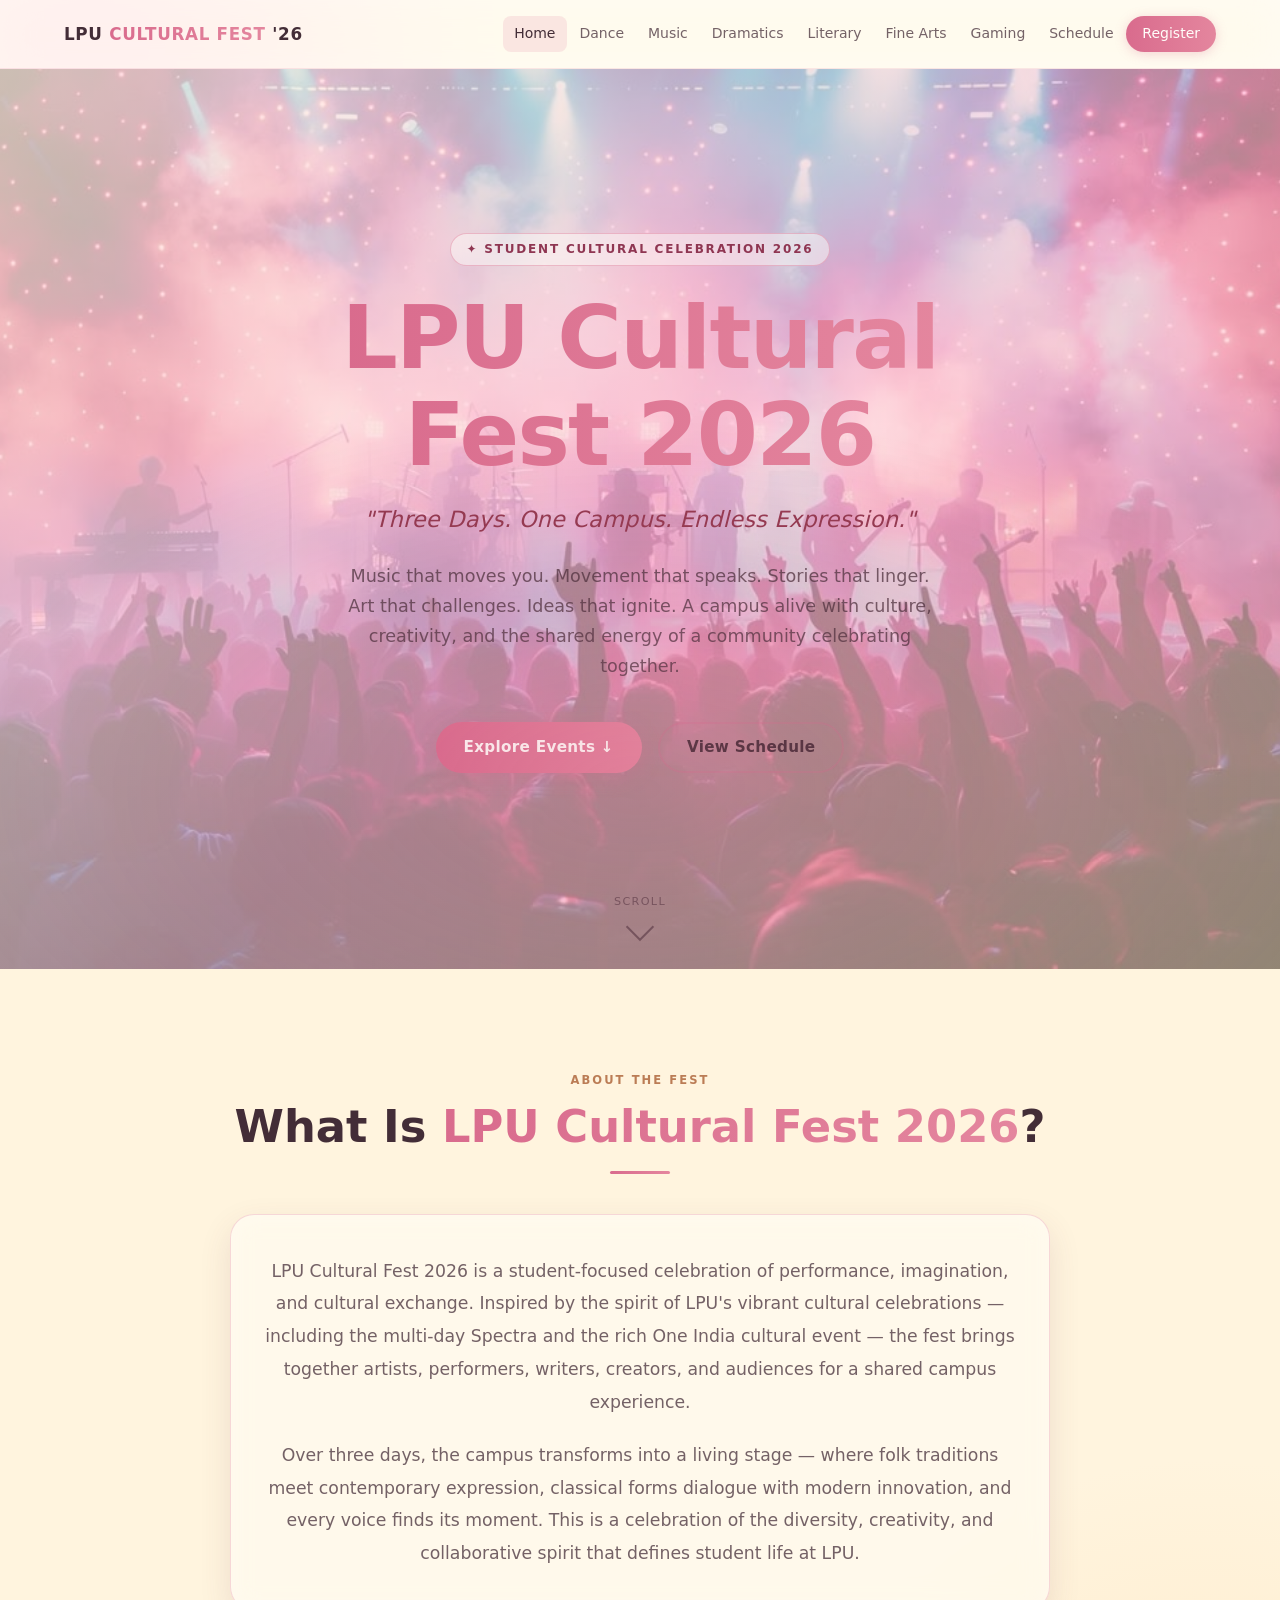
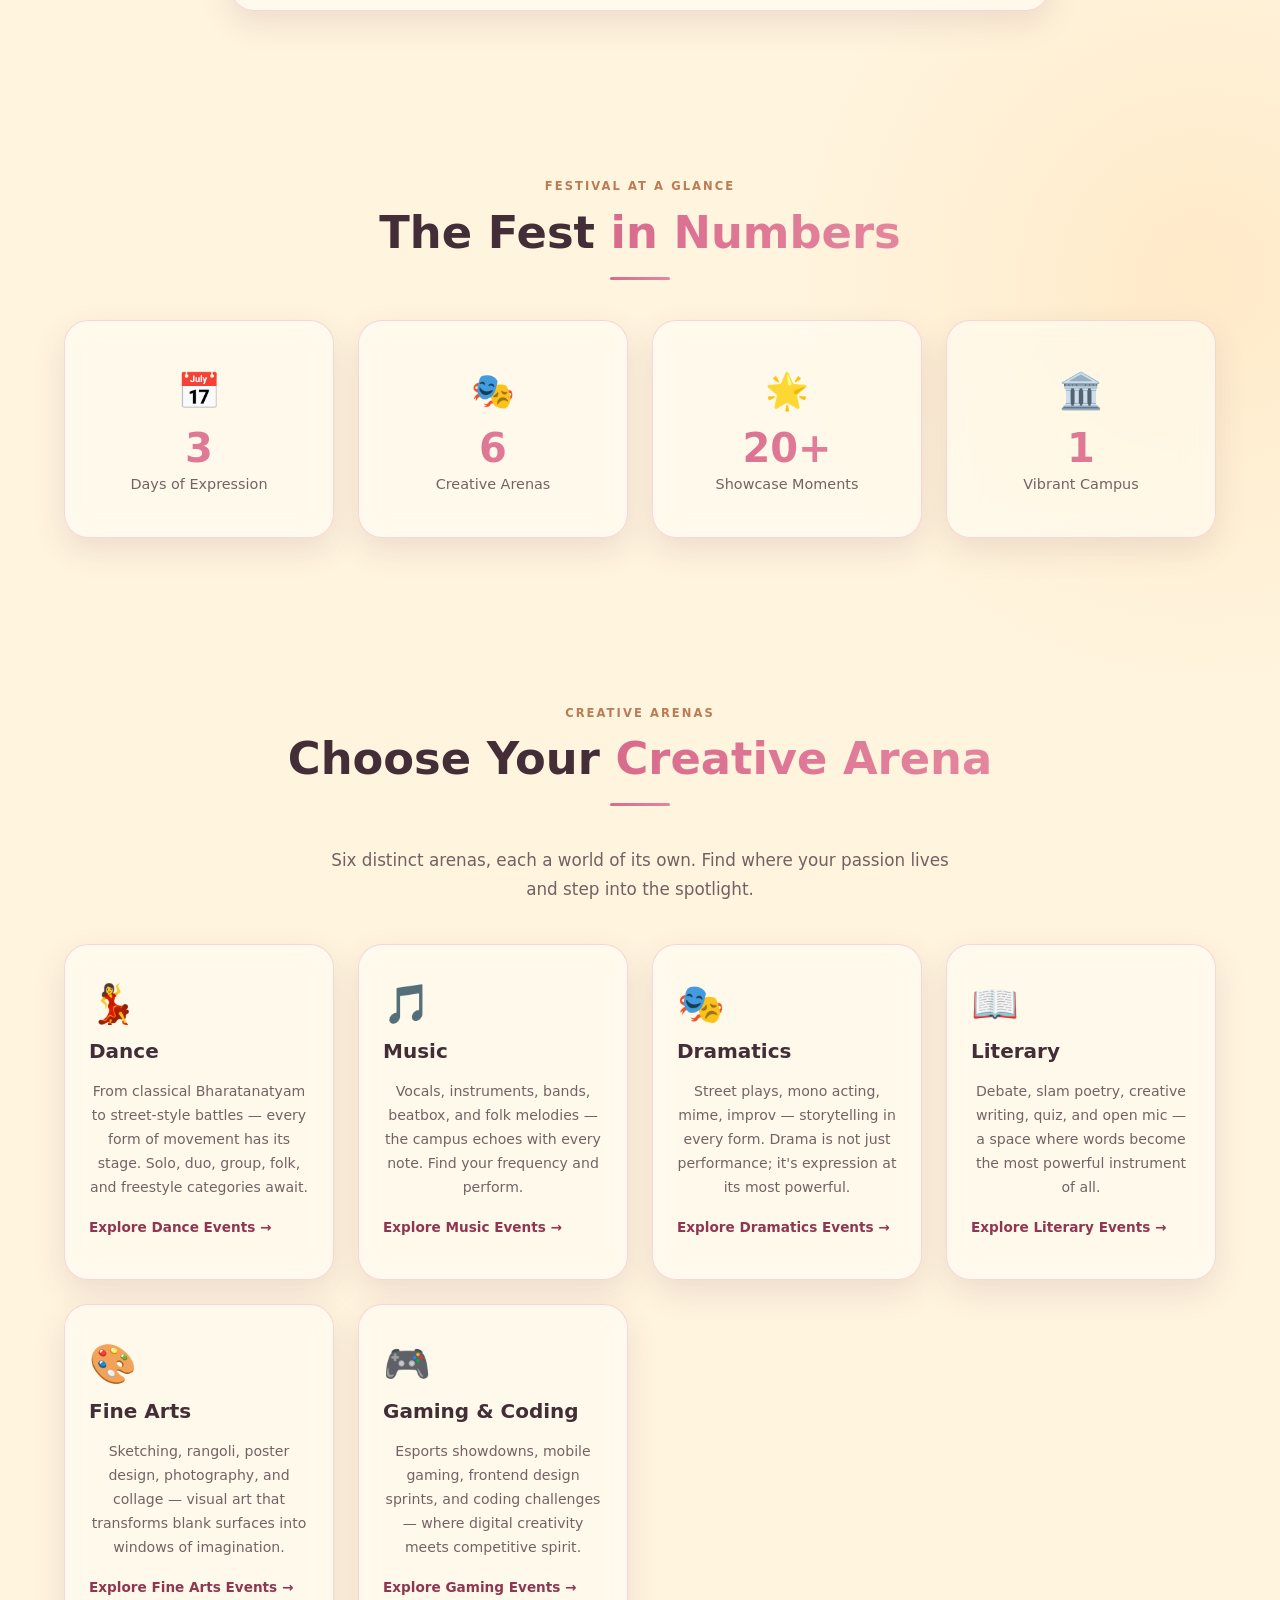
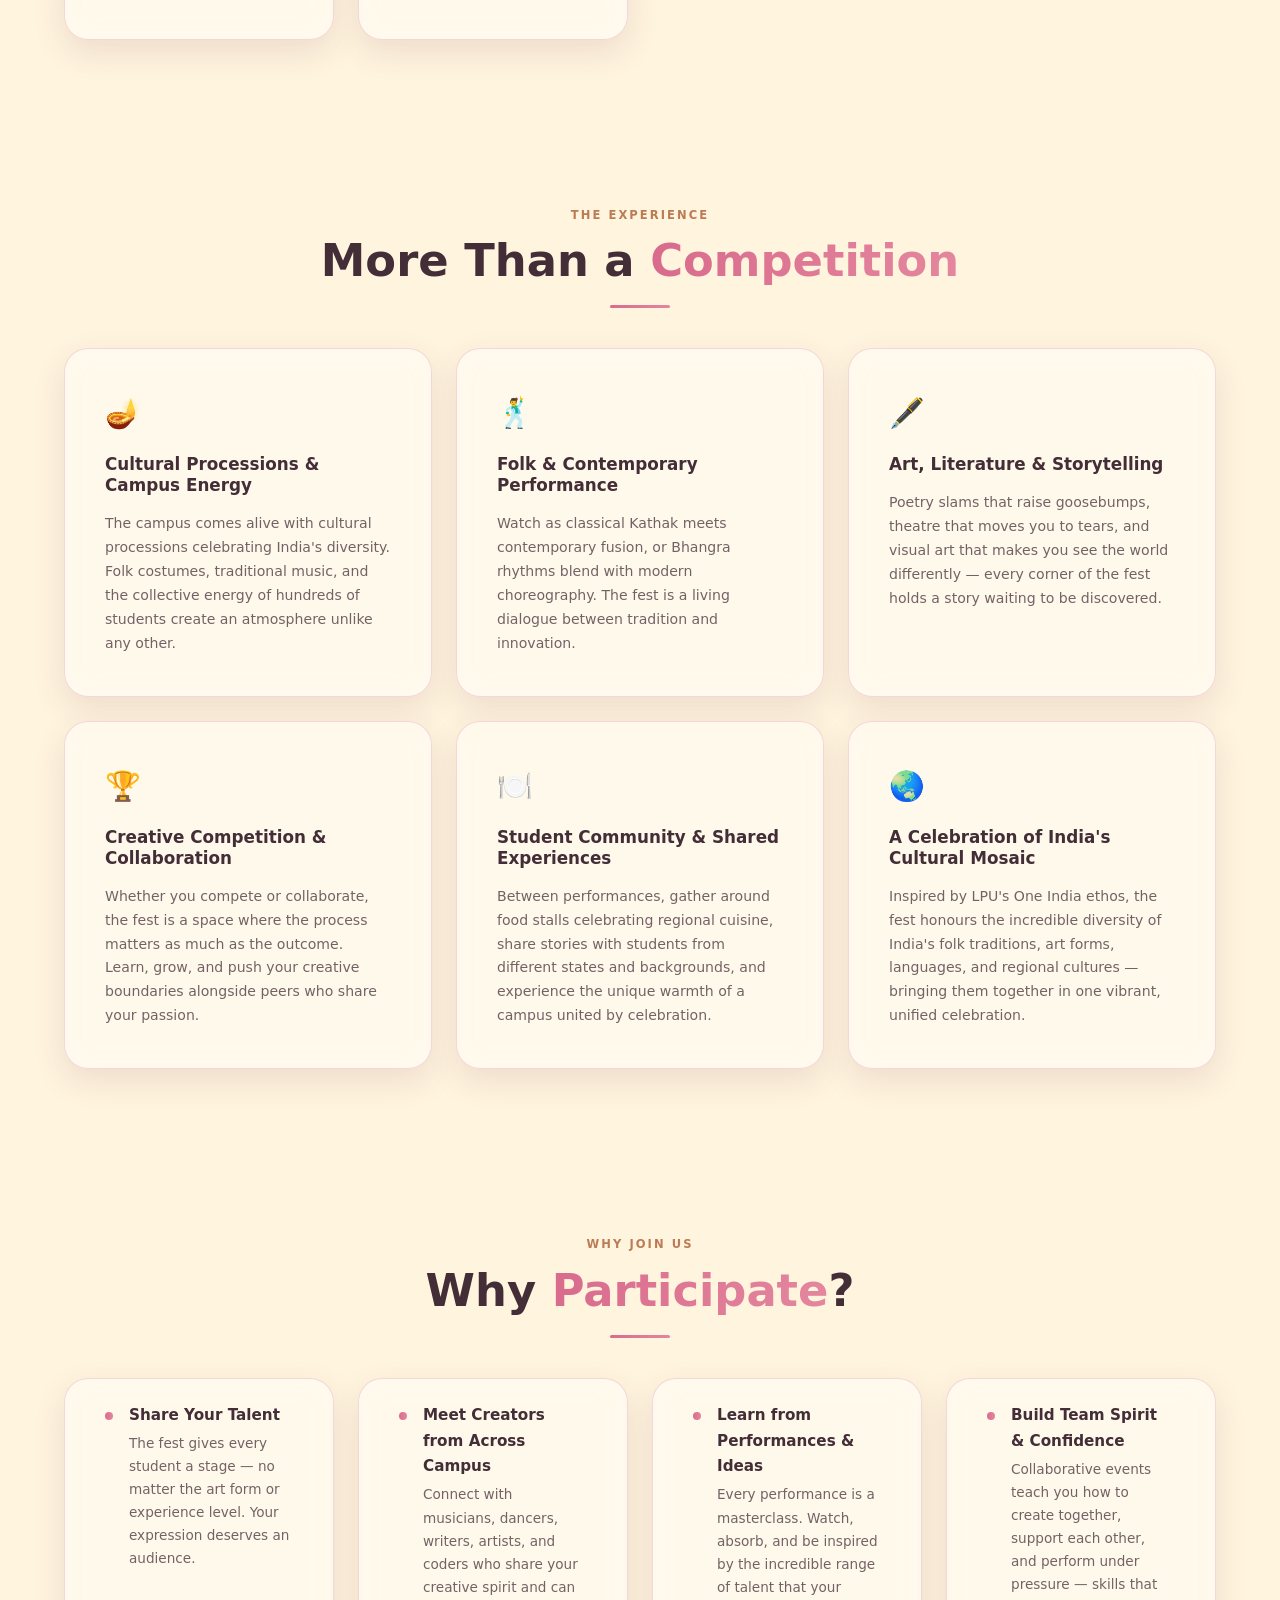
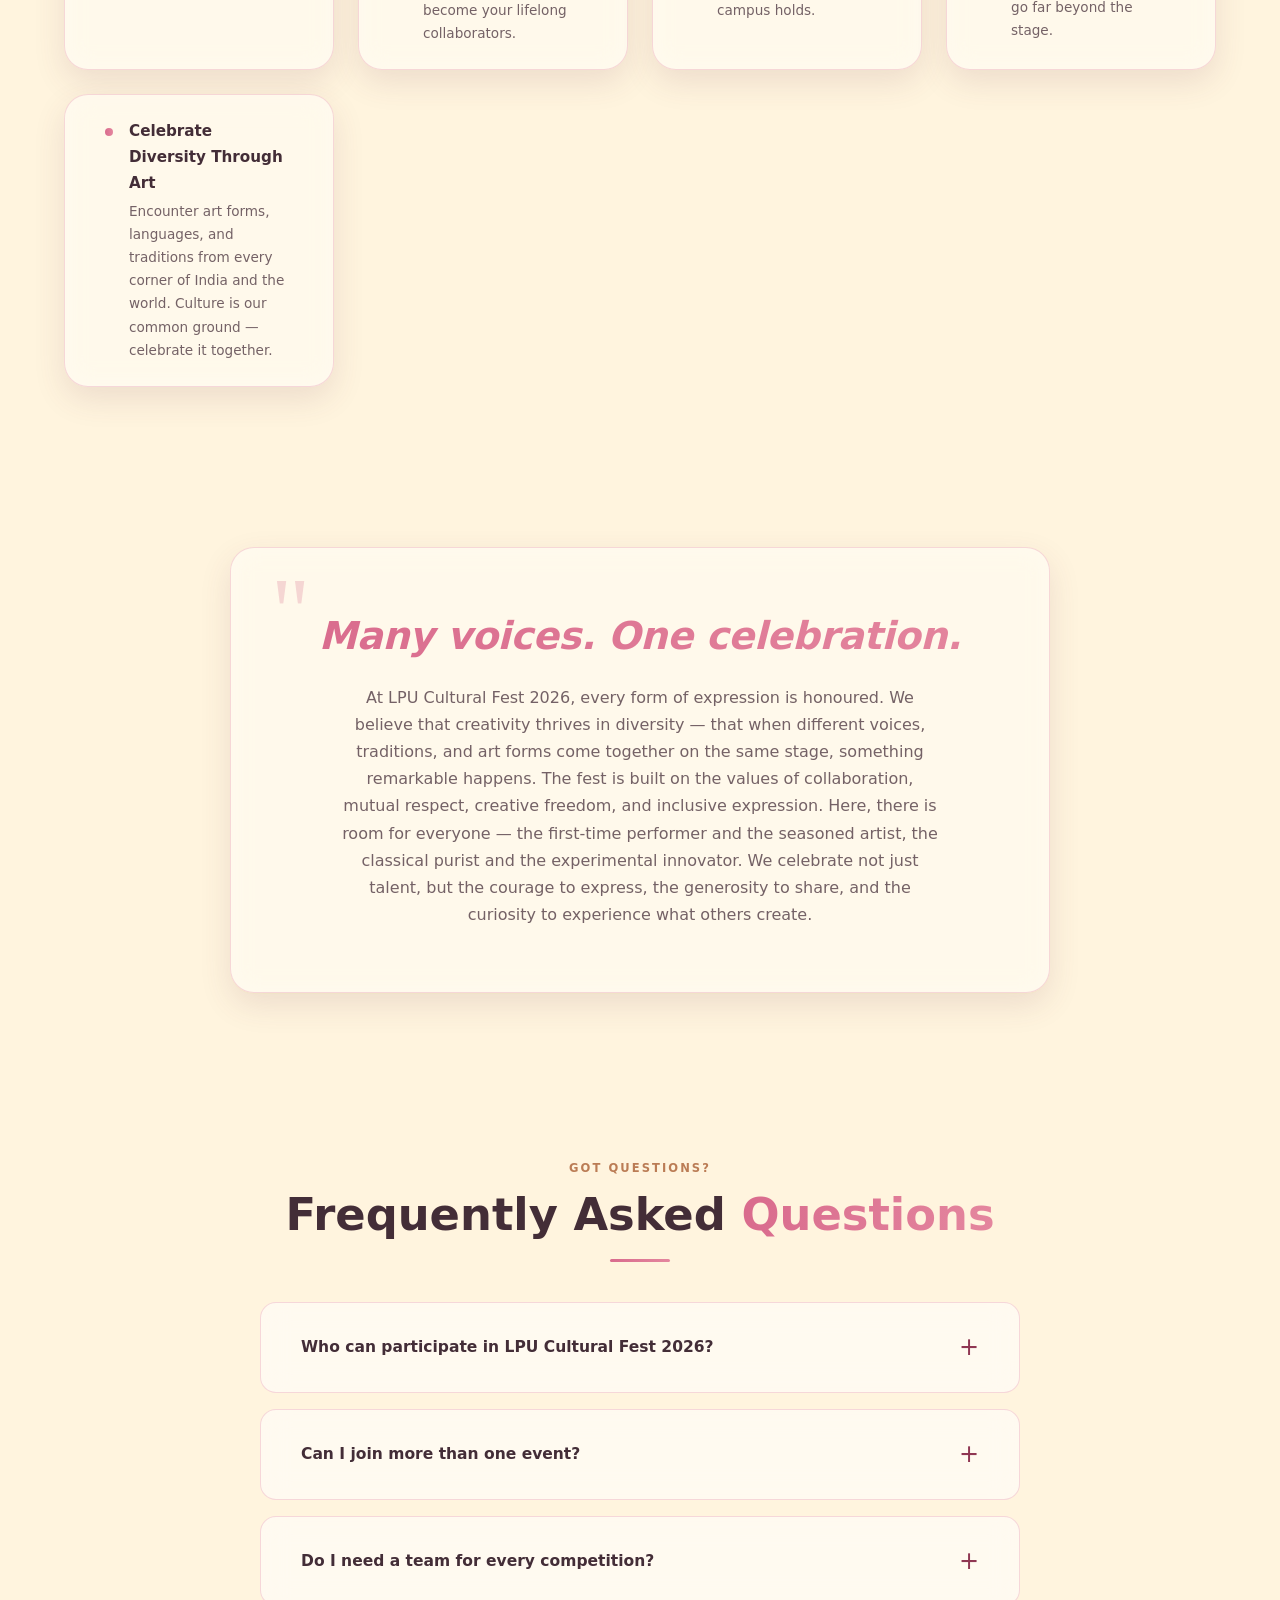
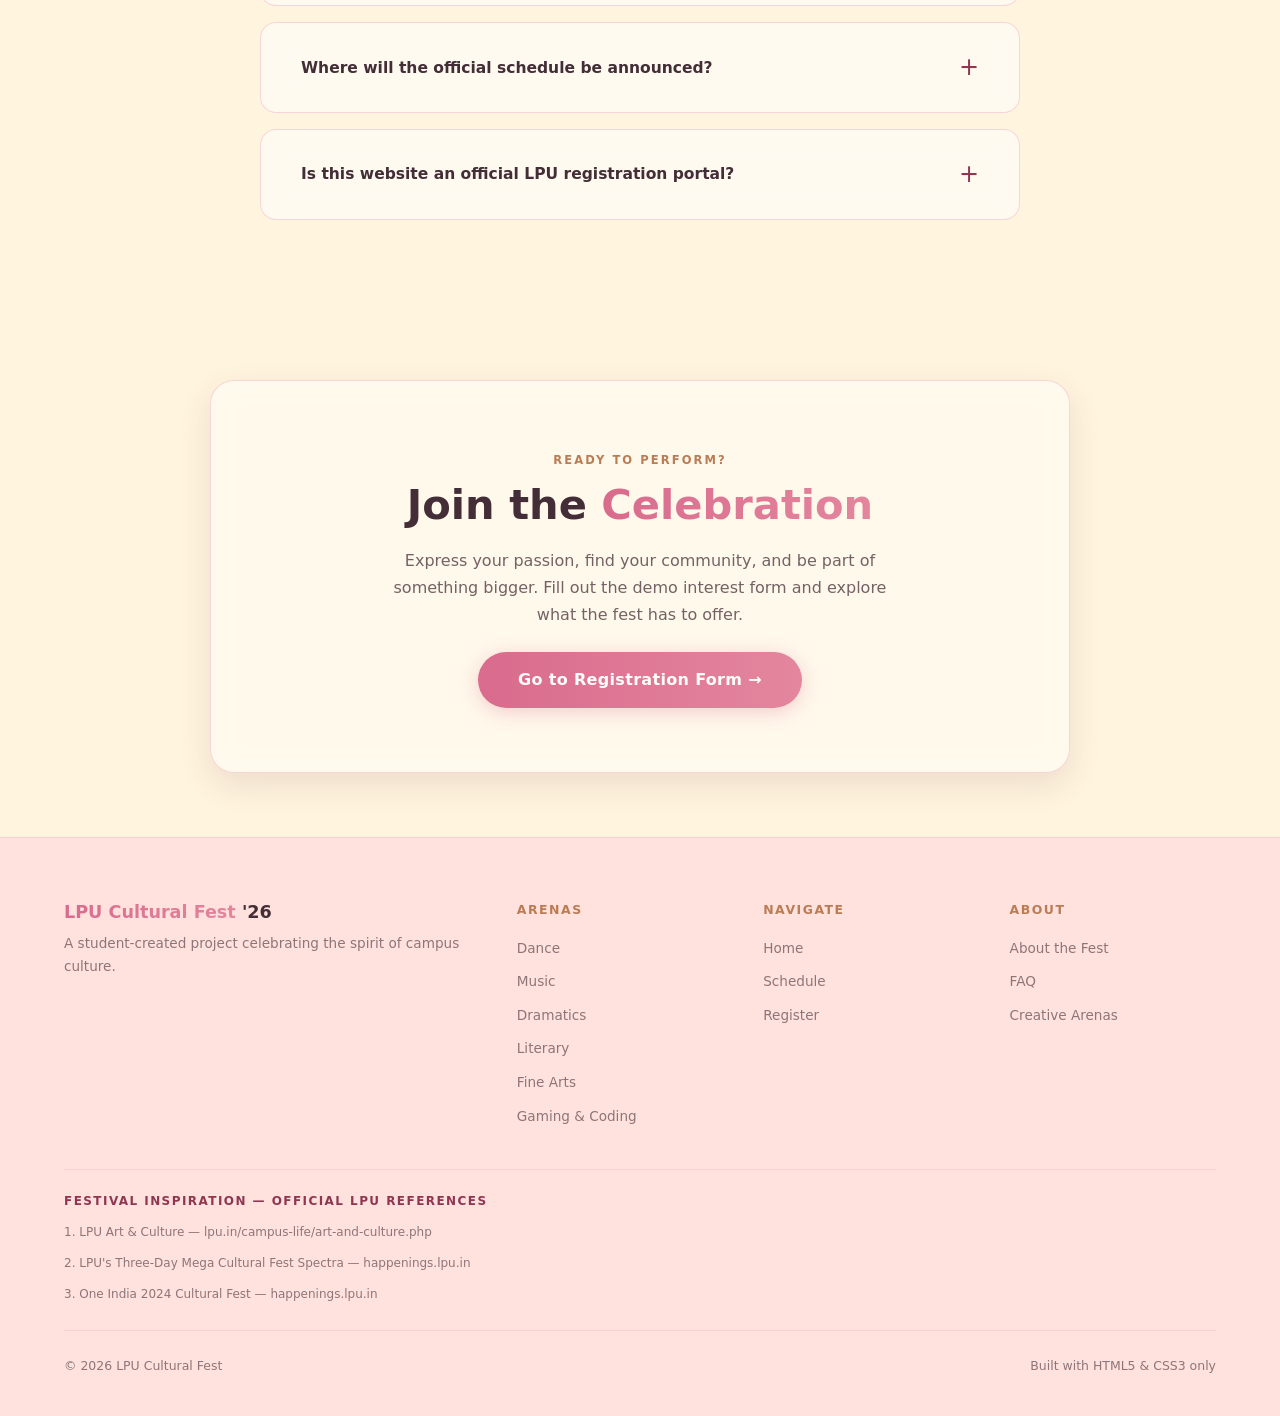
<file: Cultural_Fest/index.html>
<!DOCTYPE html>
<html lang="en">
<head>
  <meta charset="UTF-8" />
  <meta name="viewport" content="width=device-width, initial-scale=1.0" />
  <meta name="description" content="LPU Cultural Fest 2026 — Three Days. One Campus. Endless Expression. A student-focused celebration of performance, art, and cultural exchange." />
  <title>LPU Cultural Fest 2026 — Home</title>
  <link rel="stylesheet" href="css/style.css" />
</head>
<body>

  <!-- Decorative background blobs -->
  <div class="bg-blob bg-blob-1" aria-hidden="true"></div>
  <div class="bg-blob bg-blob-2" aria-hidden="true"></div>
  <div class="bg-blob bg-blob-3" aria-hidden="true"></div>

  <!-- CSS-only mobile nav toggle -->
  <input type="checkbox" id="nav-toggle" aria-hidden="true" />

  <!-- HEADER / NAV-->
  <header class="site-header" role="banner">
    <div class="container nav-inner">
      <a href="index.html" class="nav-logo" aria-label="LPU Cultural Fest 2026 — Home">
        LPU <span>CULTURAL FEST</span> '26
      </a>

      <label for="nav-toggle" class="nav-toggle-label" aria-label="Toggle navigation menu">
        <span></span>
        <span></span>
        <span></span>
      </label>

      <nav class="nav-links" aria-label="Primary navigation">
        <a href="index.html" class="active">Home</a>
        <a href="dance.html">Dance</a>
        <a href="music.html">Music</a>
        <a href="dramatics.html">Dramatics</a>
        <a href="literary.html">Literary</a>
        <a href="finearts.html">Fine Arts</a>
        <a href="gaming.html">Gaming</a>
        <a href="schedule.html">Schedule</a>
        <a href="register.html" class="nav-cta">Register</a>
      </nav>
    </div>
  </header>

  <main id="main-content">

    <!--
         SECTION 1 — HERO -->
    <section class="hero" aria-labelledby="hero-heading">
      <div class="hero-badge anim-fade-up">✦ Student Cultural Celebration 2026</div>

      <h1 id="hero-heading" class="hero-title text-gradient anim-fade-up anim-fade-up-d1">
        LPU Cultural<br />Fest 2026
      </h1>

      <p class="hero-tagline anim-fade-up anim-fade-up-d2">
        "Three Days. One Campus. Endless Expression."
      </p>

      <p class="hero-desc anim-fade-up anim-fade-up-d3">
        Music that moves you. Movement that speaks. Stories that linger.
        Art that challenges. Ideas that ignite. A campus alive with culture,
        creativity, and the shared energy of a community celebrating together.
      </p>

      <div class="hero-buttons anim-fade-up anim-fade-up-d4">
        <a href="#arenas" class="btn btn-primary">Explore Events ↓</a>
        <a href="schedule.html" class="btn btn-outline">View Schedule</a>
      </div>

      <div class="hero-scroll" aria-hidden="true">
        <span>Scroll</span>
        <div class="hero-scroll-arrow"></div>
      </div>
    </section>

    <!-- ═══════════════════════════════════════
         SECTION 2 — ABOUT THE FEST
    ═══════════════════════════════════════ -->
    <section class="section-pad" aria-labelledby="about-heading">
      <div class="container text-center">
        <span class="section-label">About the Fest</span>
        <h2 id="about-heading" class="section-title">
          What Is <span class="text-gradient">LPU Cultural Fest 2026</span>?
        </h2>
        <div class="section-divider"></div>

        <div class="glass-card" style="max-width:820px; margin-inline:auto; padding: 2.5rem 2rem;">
          <p style="font-size:1.08rem; color:var(--clr-white-70); line-height:1.9;">
            LPU Cultural Fest 2026 is a student-focused celebration of performance, imagination,
            and cultural exchange. Inspired by the spirit of LPU's vibrant cultural celebrations —
            including the multi-day Spectra and the rich One India cultural event — the fest brings
            together artists, performers, writers, creators, and audiences for a shared campus experience.
          </p>
          <p style="font-size:1.08rem; color:var(--clr-white-70); line-height:1.9; margin-top:1.25rem;">
            Over three days, the campus transforms into a living stage — where folk traditions meet
            contemporary expression, classical forms dialogue with modern innovation, and every voice
            finds its moment. This is a celebration of the diversity, creativity, and collaborative
            spirit that defines student life at LPU.
          </p>
        </div>
      </div>
    </section>

    <!-- ═══════════════════════════════════════
         SECTION 3 — FESTIVAL AT A GLANCE
    ═══════════════════════════════════════ -->
    <section class="section-pad--sm" aria-labelledby="glance-heading">
      <div class="container text-center">
        <span class="section-label">Festival at a Glance</span>
        <h2 id="glance-heading" class="section-title">
          The Fest <span class="text-gradient">in Numbers</span>
        </h2>
        <div class="section-divider"></div>

        <div class="glance-grid">
          <article class="glass-card glance-card">
            <span class="glance-icon" aria-hidden="true">📅</span>
            <div class="glance-value">3</div>
            <div class="glance-label">Days of Expression</div>
          </article>

          <article class="glass-card glance-card">
            <span class="glance-icon" aria-hidden="true">🎭</span>
            <div class="glance-value">6</div>
            <div class="glance-label">Creative Arenas</div>
          </article>

          <article class="glass-card glance-card">
            <span class="glance-icon" aria-hidden="true">🌟</span>
            <div class="glance-value">20+</div>
            <div class="glance-label">Showcase Moments</div>
          </article>

          <article class="glass-card glance-card">
            <span class="glance-icon" aria-hidden="true">🏛️</span>
            <div class="glance-value">1</div>
            <div class="glance-label">Vibrant Campus</div>
          </article>
        </div>
      </div>
    </section>

    <!-- ═══════════════════════════════════════
         SECTION 4 — CREATIVE ARENAS
    ═══════════════════════════════════════ -->
    <section class="section-pad" id="arenas" aria-labelledby="arenas-heading">
      <div class="container text-center">
        <span class="section-label">Creative Arenas</span>
        <h2 id="arenas-heading" class="section-title">
          Choose Your <span class="text-gradient">Creative Arena</span>
        </h2>
        <div class="section-divider"></div>
        <p class="section-subtitle">
          Six distinct arenas, each a world of its own. Find where your passion lives
          and step into the spotlight.
        </p>

        <div class="arenas-grid" style="margin-top:var(--gap-lg);">

          <article class="glass-card arena-card">
            <div class="arena-icon" aria-hidden="true">💃</div>
            <h3 class="arena-name">Dance</h3>
            <p class="arena-desc">
              From classical Bharatanatyam to street-style battles — every form of movement
              has its stage. Solo, duo, group, folk, and freestyle categories await.
            </p>
            <a href="dance.html" class="arena-link">
              Explore Dance Events →
            </a>
          </article>

          <article class="glass-card arena-card">
            <div class="arena-icon" aria-hidden="true">🎵</div>
            <h3 class="arena-name">Music</h3>
            <p class="arena-desc">
              Vocals, instruments, bands, beatbox, and folk melodies — the campus echoes
              with every note. Find your frequency and perform.
            </p>
            <a href="music.html" class="arena-link">
              Explore Music Events →
            </a>
          </article>

          <article class="glass-card arena-card">
            <div class="arena-icon" aria-hidden="true">🎭</div>
            <h3 class="arena-name">Dramatics</h3>
            <p class="arena-desc">
              Street plays, mono acting, mime, improv — storytelling in every form.
              Drama is not just performance; it's expression at its most powerful.
            </p>
            <a href="dramatics.html" class="arena-link">
              Explore Dramatics Events →
            </a>
          </article>

          <article class="glass-card arena-card">
            <div class="arena-icon" aria-hidden="true">📖</div>
            <h3 class="arena-name">Literary</h3>
            <p class="arena-desc">
              Debate, slam poetry, creative writing, quiz, and open mic — a space
              where words become the most powerful instrument of all.
            </p>
            <a href="literary.html" class="arena-link">
              Explore Literary Events →
            </a>
          </article>

          <article class="glass-card arena-card">
            <div class="arena-icon" aria-hidden="true">🎨</div>
            <h3 class="arena-name">Fine Arts</h3>
            <p class="arena-desc">
              Sketching, rangoli, poster design, photography, and collage — visual art
              that transforms blank surfaces into windows of imagination.
            </p>
            <a href="finearts.html" class="arena-link">
              Explore Fine Arts Events →
            </a>
          </article>

          <article class="glass-card arena-card">
            <div class="arena-icon" aria-hidden="true">🎮</div>
            <h3 class="arena-name">Gaming &amp; Coding</h3>
            <p class="arena-desc">
              Esports showdowns, mobile gaming, frontend design sprints, and coding
              challenges — where digital creativity meets competitive spirit.
            </p>
            <a href="gaming.html" class="arena-link">
              Explore Gaming Events →
            </a>
          </article>

        </div>
      </div>
    </section>

    <!-- ═══════════════════════════════════════
         SECTION 5 — FESTIVAL EXPERIENCE
    ═══════════════════════════════════════ -->
    <section class="section-pad--sm" aria-labelledby="experience-heading">
      <div class="container text-center">
        <span class="section-label">The Experience</span>
        <h2 id="experience-heading" class="section-title">
          More Than a <span class="text-gradient">Competition</span>
        </h2>
        <div class="section-divider"></div>

        <div class="experience-grid" style="margin-top:var(--gap-lg); text-align:left;">

          <article class="glass-card exp-item">
            <div class="exp-icon" aria-hidden="true">🪔</div>
            <h3 class="exp-title">Cultural Processions &amp; Campus Energy</h3>
            <p class="exp-text">
              The campus comes alive with cultural processions celebrating India's diversity.
              Folk costumes, traditional music, and the collective energy of hundreds of
              students create an atmosphere unlike any other.
            </p>
          </article>

          <article class="glass-card exp-item">
            <div class="exp-icon" aria-hidden="true">🕺</div>
            <h3 class="exp-title">Folk &amp; Contemporary Performance</h3>
            <p class="exp-text">
              Watch as classical Kathak meets contemporary fusion, or Bhangra rhythms
              blend with modern choreography. The fest is a living dialogue between
              tradition and innovation.
            </p>
          </article>

          <article class="glass-card exp-item">
            <div class="exp-icon" aria-hidden="true">🖋️</div>
            <h3 class="exp-title">Art, Literature &amp; Storytelling</h3>
            <p class="exp-text">
              Poetry slams that raise goosebumps, theatre that moves you to tears,
              and visual art that makes you see the world differently — every corner
              of the fest holds a story waiting to be discovered.
            </p>
          </article>

          <article class="glass-card exp-item">
            <div class="exp-icon" aria-hidden="true">🏆</div>
            <h3 class="exp-title">Creative Competition &amp; Collaboration</h3>
            <p class="exp-text">
              Whether you compete or collaborate, the fest is a space where the process
              matters as much as the outcome. Learn, grow, and push your creative
              boundaries alongside peers who share your passion.
            </p>
          </article>

          <article class="glass-card exp-item">
            <div class="exp-icon" aria-hidden="true">🍽️</div>
            <h3 class="exp-title">Student Community &amp; Shared Experiences</h3>
            <p class="exp-text">
              Between performances, gather around food stalls celebrating regional cuisine,
              share stories with students from different states and backgrounds, and
              experience the unique warmth of a campus united by celebration.
            </p>
          </article>

          <article class="glass-card exp-item">
            <div class="exp-icon" aria-hidden="true">🌏</div>
            <h3 class="exp-title">A Celebration of India's Cultural Mosaic</h3>
            <p class="exp-text">
              Inspired by LPU's One India ethos, the fest honours the incredible diversity
              of India's folk traditions, art forms, languages, and regional cultures —
              bringing them together in one vibrant, unified celebration.
            </p>
          </article>

        </div>
      </div>
    </section>

    <!-- ═══════════════════════════════════════
         SECTION 6 — WHY PARTICIPATE?
    ═══════════════════════════════════════ -->
    <section class="section-pad" aria-labelledby="why-heading">
      <div class="container text-center">
        <span class="section-label">Why Join Us</span>
        <h2 id="why-heading" class="section-title">
          Why <span class="text-gradient">Participate</span>?
        </h2>
        <div class="section-divider"></div>

        <div class="why-list" style="margin-top:var(--gap-lg); text-align:left;">

          <article class="glass-card why-item">
            <div class="why-bullet" aria-hidden="true"></div>
            <div class="why-item-text">
              <strong>Share Your Talent</strong>
              <p>The fest gives every student a stage — no matter the art form or experience level.
                Your expression deserves an audience.</p>
            </div>
          </article>

          <article class="glass-card why-item">
            <div class="why-bullet" aria-hidden="true"></div>
            <div class="why-item-text">
              <strong>Meet Creators from Across Campus</strong>
              <p>Connect with musicians, dancers, writers, artists, and coders who share your
                creative spirit and can become your lifelong collaborators.</p>
            </div>
          </article>

          <article class="glass-card why-item">
            <div class="why-bullet" aria-hidden="true"></div>
            <div class="why-item-text">
              <strong>Learn from Performances &amp; Ideas</strong>
              <p>Every performance is a masterclass. Watch, absorb, and be inspired by the
                incredible range of talent that your campus holds.</p>
            </div>
          </article>

          <article class="glass-card why-item">
            <div class="why-bullet" aria-hidden="true"></div>
            <div class="why-item-text">
              <strong>Build Team Spirit &amp; Confidence</strong>
              <p>Collaborative events teach you how to create together, support each other,
                and perform under pressure — skills that go far beyond the stage.</p>
            </div>
          </article>

          <article class="glass-card why-item">
            <div class="why-bullet" aria-hidden="true"></div>
            <div class="why-item-text">
              <strong>Celebrate Diversity Through Art</strong>
              <p>Encounter art forms, languages, and traditions from every corner of India
                and the world. Culture is our common ground — celebrate it together.</p>
            </div>
          </article>

        </div>
      </div>
    </section>

    <!-- ═══════════════════════════════════════
         SECTION 7 — FESTIVAL ETHOS / QUOTE
    ═══════════════════════════════════════ -->
    <section class="section-pad--sm" aria-labelledby="ethos-heading">
      <div class="container">
        <div class="glass-card quote-block">
          <div class="quote-mark" aria-hidden="true">"</div>
          <h2 id="ethos-heading" class="quote-text text-gradient">
            Many voices. One celebration.
          </h2>
          <p class="quote-body">
            At LPU Cultural Fest 2026, every form of expression is honoured. We believe that
            creativity thrives in diversity — that when different voices, traditions, and art
            forms come together on the same stage, something remarkable happens. The fest is
            built on the values of collaboration, mutual respect, creative freedom, and
            inclusive expression. Here, there is room for everyone — the first-time performer
            and the seasoned artist, the classical purist and the experimental innovator. We
            celebrate not just talent, but the courage to express, the generosity to share,
            and the curiosity to experience what others create.
          </p>
        </div>
      </div>
    </section>

    <!-- ═══════════════════════════════════════
         SECTION 8 — FAQ
    ═══════════════════════════════════════ -->
    <section class="section-pad" aria-labelledby="faq-heading">
      <div class="container text-center">
        <span class="section-label">Got Questions?</span>
        <h2 id="faq-heading" class="section-title">
          Frequently Asked <span class="text-gradient">Questions</span>
        </h2>
        <div class="section-divider"></div>

        <div class="faq-list" style="margin-top:var(--gap-lg);">

          <details class="faq-item">
            <summary>Who can participate in LPU Cultural Fest 2026?</summary>
            <div class="faq-answer">
              <p>
                The fest is open to all currently enrolled students of Lovely Professional University.
                Both undergraduate and postgraduate students across all programmes and schools are
                welcome to participate. Some events may have specific eligibility criteria —
                always check the individual event details and confirm with the official organisers.
              </p>
            </div>
          </details>

          <details class="faq-item">
            <summary>Can I join more than one event?</summary>
            <div class="faq-answer">
              <p>
                In principle, yes — students often participate across multiple arenas. However,
                scheduling conflicts between events are the participant's responsibility to manage.
                The official schedule will clarify which events run simultaneously. Always check
                with organisers regarding any limits on cross-category participation.
              </p>
            </div>
          </details>

          <details class="faq-item">
            <summary>Do I need a team for every competition?</summary>
            <div class="faq-answer">
              <p>
                Not at all. The fest offers both solo and team-based events across all arenas.
                Events like Solo Vocals, Mono Acting, Solo Spotlight (Dance), and Live Sketching
                are designed for individual participants. Team events such as Group Choreography
                or Battle of Bands require coordinated groups. Each event page lists the suggested
                format clearly.
              </p>
            </div>
          </details>

          <details class="faq-item">
            <summary>Where will the official schedule be announced?</summary>
            <div class="faq-answer">
              <p>
                The official and final schedule will be announced through LPU's official channels —
                including the LPU student portal, official social media handles, and notice boards
                on campus. The schedule on this website is a <strong>sample layout created for an
                academic student project</strong> and does not represent official timings.
              </p>
            </div>
          </details>

          <details class="faq-item">
            <summary>Is this website an official LPU registration portal?</summary>
            <div class="faq-answer">
              <p>
                <strong>No.</strong> This website is a student-created frontend project built as
                part of an academic web development exercise. It is not affiliated with, endorsed by,
                or connected to the official LPU administration, the official Spectra fest, or any
                official registration system. No data entered on this website is stored, submitted,
                or processed in any way. For official registration and information, please contact
                LPU through its official channels.
              </p>
            </div>
          </details>

        </div>
      </div>
    </section>

    <!-- ═══════════════════════════════════════
         SECTION 9 — REGISTRATION CTA
    ═══════════════════════════════════════ -->
    <section class="section-pad--sm" aria-labelledby="cta-heading">
      <div class="container">
        <div class="glass-card cta-banner">
          <span class="section-label">Ready to Perform?</span>
          <h2 id="cta-heading" style="font-size:clamp(1.6rem,4vw,2.6rem); margin-bottom:1rem;">
            Join the <span class="text-gradient">Celebration</span>
          </h2>
          <p style="color:var(--clr-white-70); max-width:520px; margin-inline:auto; margin-bottom:1.5rem;">
            Express your passion, find your community, and be part of something bigger.
            Fill out the demo interest form and explore what the fest has to offer.
          </p>
          <a href="register.html" class="btn btn-primary" style="font-size:1rem; padding:0.9rem 2.5rem;">
            Go to Registration Form →
          </a>
        </div>
      </div>
    </section>

  </main>

  <!-- ═══════════════════════════════════════
       FOOTER
  ═══════════════════════════════════════ -->
  <footer class="site-footer" role="contentinfo">
    <div class="container">
      <div class="footer-grid">

        <div class="footer-brand">
          <h3><span class="text-gradient">LPU Cultural Fest</span> '26</h3>
          <p>
            A student-created project celebrating the spirit of campus culture.
            
          </p>
          
        </div>

        <div class="footer-col">
          <h4>Arenas</h4>
          <ul>
            <li><a href="dance.html">Dance</a></li>
            <li><a href="music.html">Music</a></li>
            <li><a href="dramatics.html">Dramatics</a></li>
            <li><a href="literary.html">Literary</a></li>
            <li><a href="finearts.html">Fine Arts</a></li>
            <li><a href="gaming.html">Gaming &amp; Coding</a></li>
          </ul>
        </div>

        <div class="footer-col">
          <h4>Navigate</h4>
          <ul>
            <li><a href="index.html">Home</a></li>
            <li><a href="schedule.html">Schedule</a></li>
            <li><a href="register.html">Register</a></li>
          </ul>
        </div>

        <div class="footer-col">
          <h4>About</h4>
          <ul>
            <li><a href="#about">About the Fest</a></li>
            <li><a href="#faq">FAQ</a></li>
            <li><a href="#arenas">Creative Arenas</a></li>
          </ul>
        </div>

      </div>

      <div class="footer-sources">
        <h4>Festival Inspiration — Official LPU References</h4>
        <ul>
          <li>
            <a href="https://www.lpu.in/campus-life/art-and-culture.php"
               target="_blank" rel="noopener noreferrer">
              1. LPU Art &amp; Culture — lpu.in/campus-life/art-and-culture.php
            </a>
          </li>
          <li>
            <a href="https://happenings.lpu.in/lpus-three-day-mega-cultural-fest-spectra-kick-started-at-the-campus/"
               target="_blank" rel="noopener noreferrer">
              2. LPU's Three-Day Mega Cultural Fest Spectra — happenings.lpu.in
            </a>
          </li>
          <li>
            <a href="https://happenings.lpu.in/magnificent-display-of-indian-culture-at-lpus-annual-one-india-2024-cultural-fest/"
               target="_blank" rel="noopener noreferrer">
              3. One India 2024 Cultural Fest — happenings.lpu.in
            </a>
          </li>
        </ul>
      </div>

      <div class="footer-bottom">
        <p>© 2026 LPU Cultural Fest </p>
        <p>Built with HTML5 &amp; CSS3 only </p>
      </div>
    </div>
  </footer>

</body>
</html>
</file>
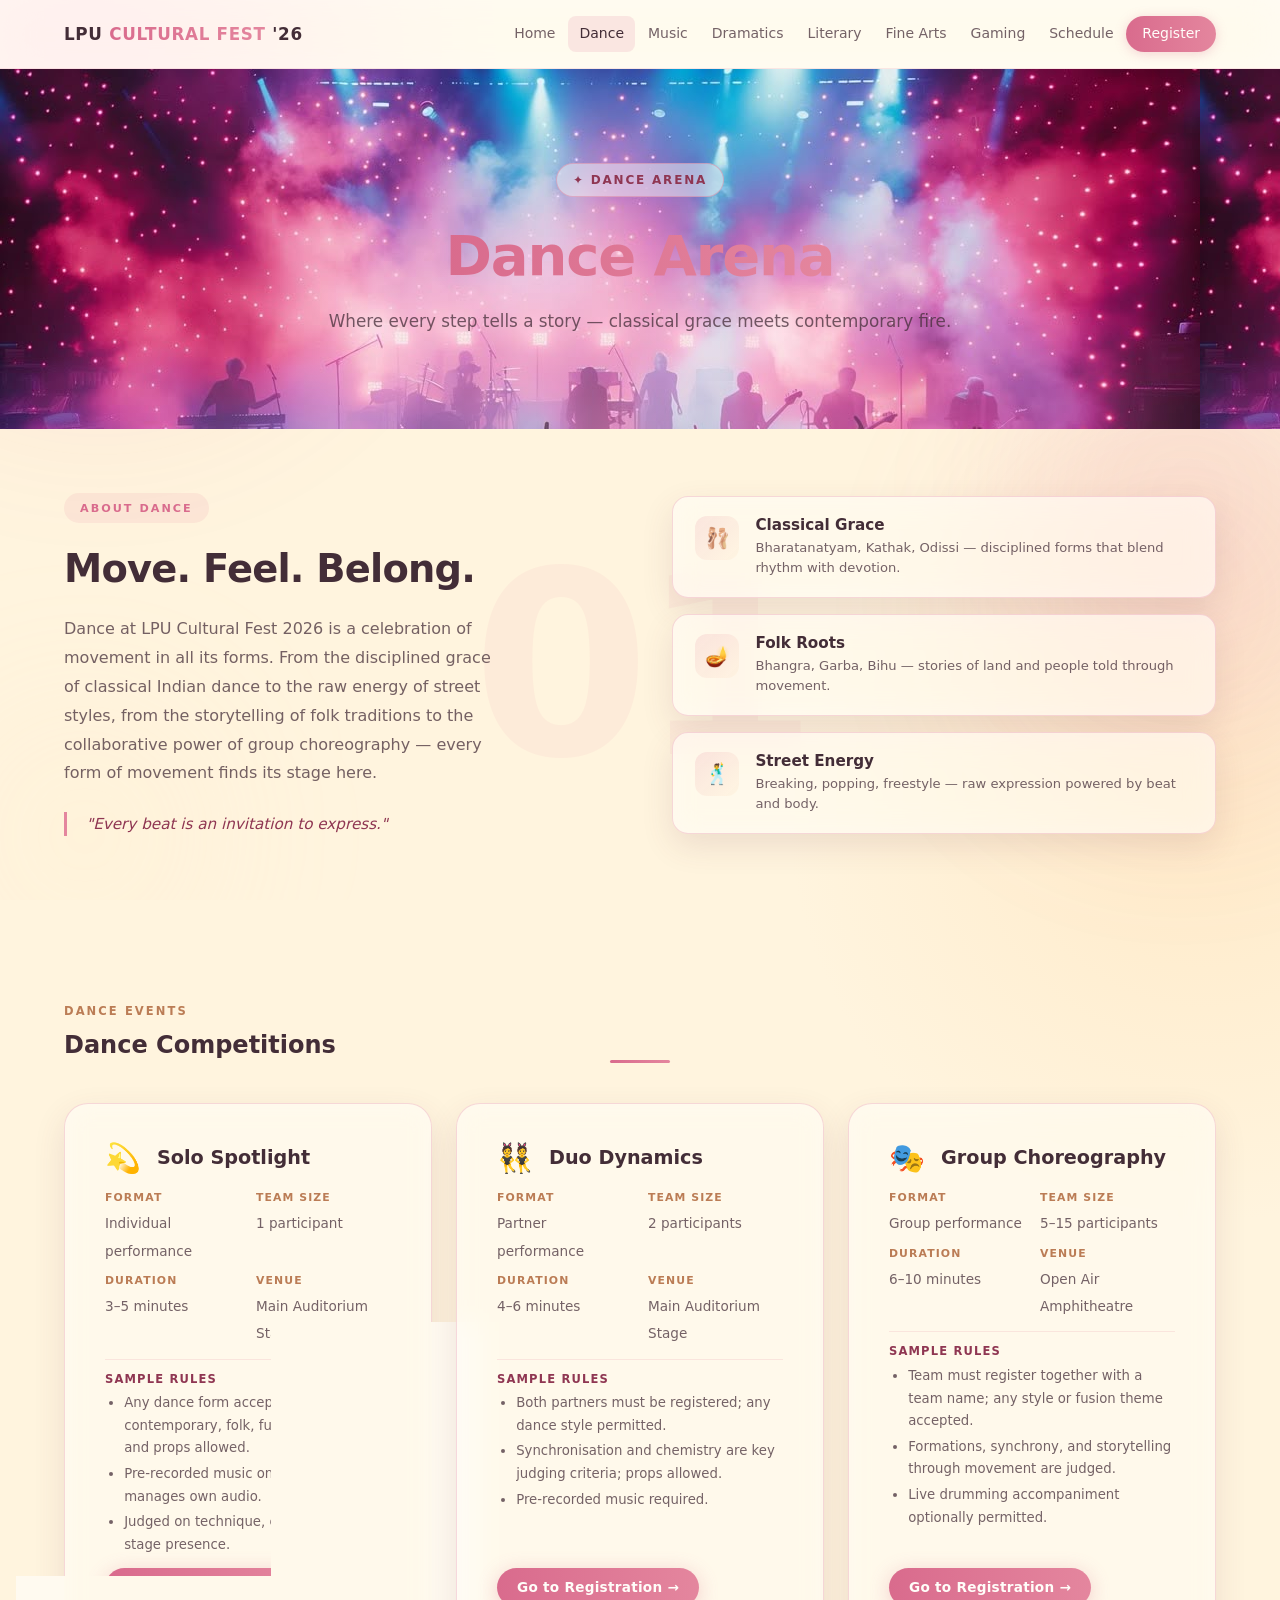
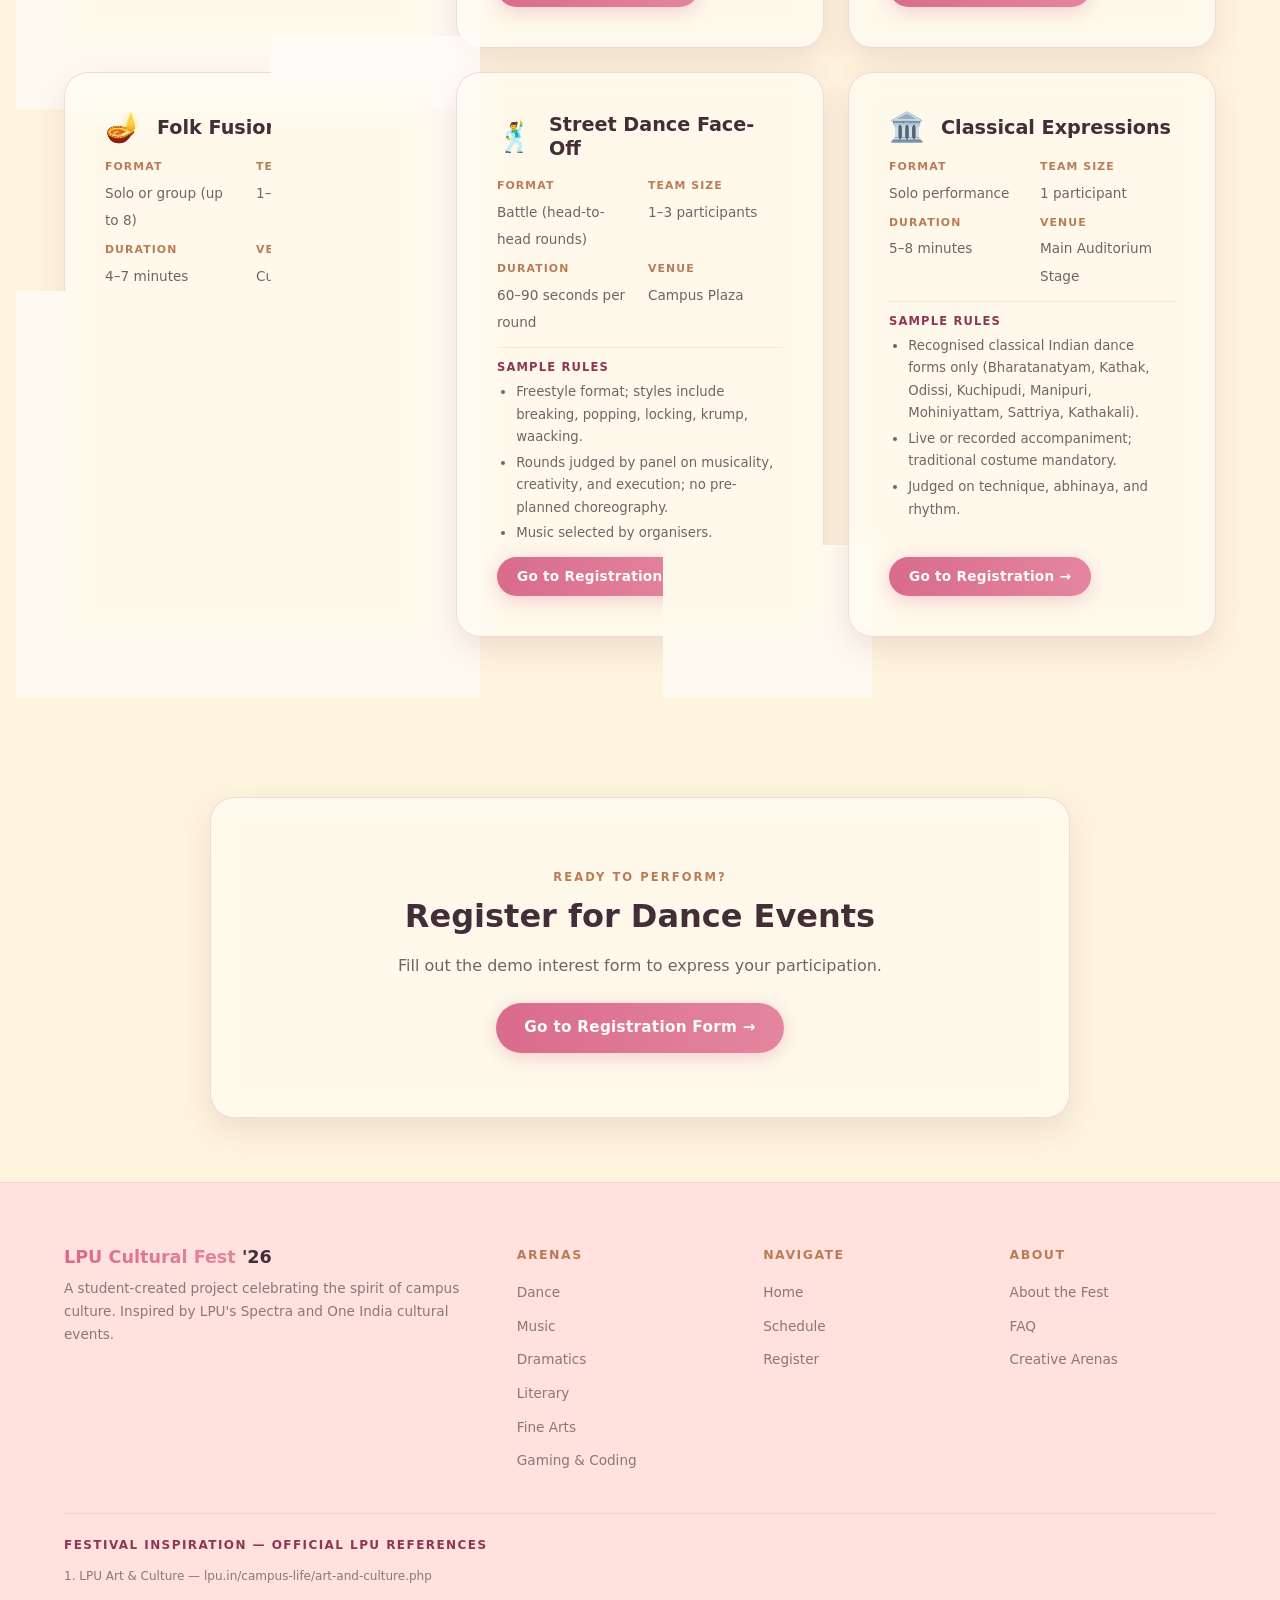
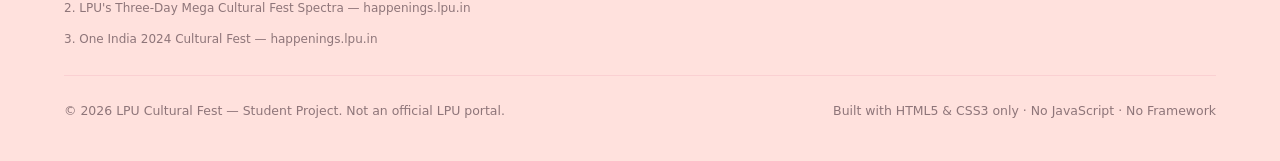
<file: Cultural_Fest/dance.html>
<!DOCTYPE html>
<html lang="en">
<head>
  <meta charset="UTF-8" />
  <meta name="viewport" content="width=device-width, initial-scale=1.0" />
  <meta name="description" content="Dance Arena at LPU Cultural Fest 2026 — Solo, duo, group, folk, street, and classical dance competitions celebrating movement in all its forms." />
  <title>Dance Arena — LPU Cultural Fest 2026</title>
  <link rel="stylesheet" href="css/style.css" />
</head>
<body>

  <div class="bg-blob bg-blob-1" aria-hidden="true"></div>
  <div class="bg-blob bg-blob-2" aria-hidden="true"></div>

  <input type="checkbox" id="nav-toggle" aria-hidden="true" />
  <header class="site-header" role="banner">
    <div class="container nav-inner">
      <a href="index.html" class="nav-logo" aria-label="LPU Cultural Fest 2026 — Home">
        LPU <span>CULTURAL FEST</span> '26
      </a>
      <label for="nav-toggle" class="nav-toggle-label" aria-label="Toggle navigation menu">
        <span></span><span></span><span></span>
      </label>
      <nav class="nav-links" aria-label="Primary navigation">
        <a href="index.html">Home</a>
        <a href="dance.html" class="active">Dance</a>
        <a href="music.html">Music</a>
        <a href="dramatics.html">Dramatics</a>
        <a href="literary.html">Literary</a>
        <a href="finearts.html">Fine Arts</a>
        <a href="gaming.html">Gaming</a>
        <a href="schedule.html">Schedule</a>
        <a href="register.html" class="nav-cta">Register</a>
      </nav>
    </div>
  </header>

  <main id="main-content">

    <!-- Page Hero -->
    <section class="page-hero" style="background-image: url('assets/images/fest-hero.jpg');">
      <div class="container">
        <div class="hero-badge">✦ Dance Arena</div>
        <h1 class="page-hero-title text-gradient">Dance Arena</h1>
        <p class="page-hero-sub">Where every step tells a story — classical grace meets contemporary fire.</p>
      </div>
    </section>

    <!-- Arena Story Section -->
    <section class="arena-story section-pad" aria-labelledby="dance-intro-heading">
      <div class="arena-story-number" aria-hidden="true">01</div>
      <div class="container">
        <div class="arena-story-grid">
          <div class="arena-story-narrative">
            <span class="arena-story-label">About Dance</span>
            <h2 id="dance-intro-heading" class="arena-story-heading">Move. Feel. Belong.</h2>
            <p class="arena-story-desc">Dance at LPU Cultural Fest 2026 is a celebration of movement in all its forms. From the disciplined grace of classical Indian dance to the raw energy of street styles, from the storytelling of folk traditions to the collaborative power of group choreography — every form of movement finds its stage here.</p>
            <blockquote class="arena-story-quote">"Every beat is an invitation to express."</blockquote>
          </div>
          <div class="arena-story-features">
            <div class="arena-feature-card">
              <div class="arena-feature-icon" aria-hidden="true">🩰</div>
              <div class="arena-feature-text">
                <h4>Classical Grace</h4>
                <p>Bharatanatyam, Kathak, Odissi — disciplined forms that blend rhythm with devotion.</p>
              </div>
            </div>
            <div class="arena-feature-card">
              <div class="arena-feature-icon" aria-hidden="true">🪔</div>
              <div class="arena-feature-text">
                <h4>Folk Roots</h4>
                <p>Bhangra, Garba, Bihu — stories of land and people told through movement.</p>
              </div>
            </div>
            <div class="arena-feature-card">
              <div class="arena-feature-icon" aria-hidden="true">🕺</div>
              <div class="arena-feature-text">
                <h4>Street Energy</h4>
                <p>Breaking, popping, freestyle — raw expression powered by beat and body.</p>
              </div>
            </div>
          </div>
        </div>
      </div>
    </section>

    <!-- Events Section -->
    <section class="section-pad" id="events" aria-labelledby="dance-events-heading">
      <div class="container">
        <span class="section-label">Dance Events</span>
        <h2 id="dance-events-heading">Dance Competitions</h2>
        <div class="section-divider" aria-hidden="true"></div>

        <div class="events-grid">

          <!-- Event 1: Solo Spotlight -->
          <article class="glass-card event-card">
            <div class="event-card-header">
              <span class="event-card-icon" aria-hidden="true">💫</span>
              <h3 class="event-card-title">Solo Spotlight</h3>
            </div>
            <div class="event-meta-grid">
              <div class="event-meta-item">
                <label>Format</label>
                <span>Individual performance</span>
              </div>
              <div class="event-meta-item">
                <label>Team Size</label>
                <span>1 participant</span>
              </div>
              <div class="event-meta-item">
                <label>Duration</label>
                <span>3–5 minutes</span>
              </div>
              <div class="event-meta-item">
                <label>Venue</label>
                <span>Main Auditorium Stage</span>
              </div>
            </div>
            <div class="event-rules">
              <h4>Sample Rules</h4>
              <ul>
                <li>Any dance form accepted (classical, contemporary, folk, fusion); costume and props allowed.</li>
                <li>Pre-recorded music only; participant manages own audio.</li>
                <li>Judged on technique, expression, and stage presence.</li>
              </ul>
            </div>
            <a href="register.html" class="btn btn-primary btn-sm">Go to Registration →</a>
          </article>

          <!-- Event 2: Duo Dynamics -->
          <article class="glass-card event-card">
            <div class="event-card-header">
              <span class="event-card-icon" aria-hidden="true">👯</span>
              <h3 class="event-card-title">Duo Dynamics</h3>
            </div>
            <div class="event-meta-grid">
              <div class="event-meta-item">
                <label>Format</label>
                <span>Partner performance</span>
              </div>
              <div class="event-meta-item">
                <label>Team Size</label>
                <span>2 participants</span>
              </div>
              <div class="event-meta-item">
                <label>Duration</label>
                <span>4–6 minutes</span>
              </div>
              <div class="event-meta-item">
                <label>Venue</label>
                <span>Main Auditorium Stage</span>
              </div>
            </div>
            <div class="event-rules">
              <h4>Sample Rules</h4>
              <ul>
                <li>Both partners must be registered; any dance style permitted.</li>
                <li>Synchronisation and chemistry are key judging criteria; props allowed.</li>
                <li>Pre-recorded music required.</li>
              </ul>
            </div>
            <a href="register.html" class="btn btn-primary btn-sm">Go to Registration →</a>
          </article>

          <!-- Event 3: Group Choreography -->
          <article class="glass-card event-card">
            <div class="event-card-header">
              <span class="event-card-icon" aria-hidden="true">🎭</span>
              <h3 class="event-card-title">Group Choreography</h3>
            </div>
            <div class="event-meta-grid">
              <div class="event-meta-item">
                <label>Format</label>
                <span>Group performance</span>
              </div>
              <div class="event-meta-item">
                <label>Team Size</label>
                <span>5–15 participants</span>
              </div>
              <div class="event-meta-item">
                <label>Duration</label>
                <span>6–10 minutes</span>
              </div>
              <div class="event-meta-item">
                <label>Venue</label>
                <span>Open Air Amphitheatre</span>
              </div>
            </div>
            <div class="event-rules">
              <h4>Sample Rules</h4>
              <ul>
                <li>Team must register together with a team name; any style or fusion theme accepted.</li>
                <li>Formations, synchrony, and storytelling through movement are judged.</li>
                <li>Live drumming accompaniment optionally permitted.</li>
              </ul>
            </div>
            <a href="register.html" class="btn btn-primary btn-sm">Go to Registration →</a>
          </article>

          <!-- Event 4: Folk Fusion -->
          <article class="glass-card event-card">
            <div class="event-card-header">
              <span class="event-card-icon" aria-hidden="true">🪔</span>
              <h3 class="event-card-title">Folk Fusion</h3>
            </div>
            <div class="event-meta-grid">
              <div class="event-meta-item">
                <label>Format</label>
                <span>Solo or group (up to 8)</span>
              </div>
              <div class="event-meta-item">
                <label>Team Size</label>
                <span>1–8 participants</span>
              </div>
              <div class="event-meta-item">
                <label>Duration</label>
                <span>4–7 minutes</span>
              </div>
              <div class="event-meta-item">
                <label>Venue</label>
                <span>Cultural Grounds</span>
              </div>
            </div>
            <div class="event-rules">
              <h4>Sample Rules</h4>
              <ul>
                <li>Must incorporate at least one recognisable Indian folk dance tradition (e.g., Bhangra, Garba, Bihu, Lavani).</li>
                <li>Fusion with contemporary elements encouraged; traditional attire preferred.</li>
                <li>Judged on authenticity and creative interpretation.</li>
              </ul>
            </div>
            <a href="register.html" class="btn btn-primary btn-sm">Go to Registration →</a>
          </article>

          <!-- Event 5: Street Dance Face-Off -->
          <article class="glass-card event-card">
            <div class="event-card-header">
              <span class="event-card-icon" aria-hidden="true">🕺</span>
              <h3 class="event-card-title">Street Dance Face-Off</h3>
            </div>
            <div class="event-meta-grid">
              <div class="event-meta-item">
                <label>Format</label>
                <span>Battle (head-to-head rounds)</span>
              </div>
              <div class="event-meta-item">
                <label>Team Size</label>
                <span>1–3 participants</span>
              </div>
              <div class="event-meta-item">
                <label>Duration</label>
                <span>60–90 seconds per round</span>
              </div>
              <div class="event-meta-item">
                <label>Venue</label>
                <span>Campus Plaza</span>
              </div>
            </div>
            <div class="event-rules">
              <h4>Sample Rules</h4>
              <ul>
                <li>Freestyle format; styles include breaking, popping, locking, krump, waacking.</li>
                <li>Rounds judged by panel on musicality, creativity, and execution; no pre-planned choreography.</li>
                <li>Music selected by organisers.</li>
              </ul>
            </div>
            <a href="register.html" class="btn btn-primary btn-sm">Go to Registration →</a>
          </article>

          <!-- Event 6: Classical Expressions -->
          <article class="glass-card event-card">
            <div class="event-card-header">
              <span class="event-card-icon" aria-hidden="true">🏛️</span>
              <h3 class="event-card-title">Classical Expressions</h3>
            </div>
            <div class="event-meta-grid">
              <div class="event-meta-item">
                <label>Format</label>
                <span>Solo performance</span>
              </div>
              <div class="event-meta-item">
                <label>Team Size</label>
                <span>1 participant</span>
              </div>
              <div class="event-meta-item">
                <label>Duration</label>
                <span>5–8 minutes</span>
              </div>
              <div class="event-meta-item">
                <label>Venue</label>
                <span>Main Auditorium Stage</span>
              </div>
            </div>
            <div class="event-rules">
              <h4>Sample Rules</h4>
              <ul>
                <li>Recognised classical Indian dance forms only (Bharatanatyam, Kathak, Odissi, Kuchipudi, Manipuri, Mohiniyattam, Sattriya, Kathakali).</li>
                <li>Live or recorded accompaniment; traditional costume mandatory.</li>
                <li>Judged on technique, abhinaya, and rhythm.</li>
              </ul>
            </div>
            <a href="register.html" class="btn btn-primary btn-sm">Go to Registration →</a>
          </article>

        </div><!-- /.events-grid -->
      </div>
    </section>

    <!-- Registration CTA -->
    <section class="section-pad--sm">
      <div class="container">
        <div class="glass-card cta-banner">
          <span class="section-label">Ready to Perform?</span>
          <h2 style="font-size:clamp(1.4rem,3vw,2rem); margin-bottom:1rem;">Register for Dance Events</h2>
          <p style="color:var(--clr-white-70); margin-bottom:1.5rem;">Fill out the demo interest form to express your participation.</p>
          <a href="register.html" class="btn btn-primary">Go to Registration Form →</a>
        </div>
      </div>
    </section>

  </main>

  <footer class="site-footer" role="contentinfo">
    <div class="container">
      <div class="footer-grid">
        <div class="footer-brand">
          <h3><span class="text-gradient">LPU Cultural Fest</span> '26</h3>
          <p>A student-created project celebrating the spirit of campus culture. Inspired by LPU's Spectra and One India cultural events.</p>
        </div>
        <div class="footer-col">
          <h4>Arenas</h4>
          <ul>
            <li><a href="dance.html">Dance</a></li>
            <li><a href="music.html">Music</a></li>
            <li><a href="dramatics.html">Dramatics</a></li>
            <li><a href="literary.html">Literary</a></li>
            <li><a href="finearts.html">Fine Arts</a></li>
            <li><a href="gaming.html">Gaming &amp; Coding</a></li>
          </ul>
        </div>
        <div class="footer-col">
          <h4>Navigate</h4>
          <ul>
            <li><a href="index.html">Home</a></li>
            <li><a href="schedule.html">Schedule</a></li>
            <li><a href="register.html">Register</a></li>
          </ul>
        </div>
        <div class="footer-col">
          <h4>About</h4>
          <ul>
            <li><a href="index.html#about">About the Fest</a></li>
            <li><a href="index.html#faq">FAQ</a></li>
            <li><a href="index.html#arenas">Creative Arenas</a></li>
          </ul>
        </div>
      </div>
      <div class="footer-sources">
        <h4>Festival Inspiration — Official LPU References</h4>
        <ul>
          <li><a href="https://www.lpu.in/campus-life/art-and-culture.php" target="_blank" rel="noopener noreferrer">1. LPU Art &amp; Culture — lpu.in/campus-life/art-and-culture.php</a></li>
          <li><a href="https://happenings.lpu.in/lpus-three-day-mega-cultural-fest-spectra-kick-started-at-the-campus/" target="_blank" rel="noopener noreferrer">2. LPU's Three-Day Mega Cultural Fest Spectra — happenings.lpu.in</a></li>
          <li><a href="https://happenings.lpu.in/magnificent-display-of-indian-culture-at-lpus-annual-one-india-2024-cultural-fest/" target="_blank" rel="noopener noreferrer">3. One India 2024 Cultural Fest — happenings.lpu.in</a></li>
        </ul>
      </div>
      <div class="footer-bottom">
        <p>© 2026 LPU Cultural Fest — Student Project. Not an official LPU portal.</p>
        <p>Built with HTML5 &amp; CSS3 only · No JavaScript · No Framework</p>
      </div>
    </div>
  </footer>

</body>
</html>
</file>
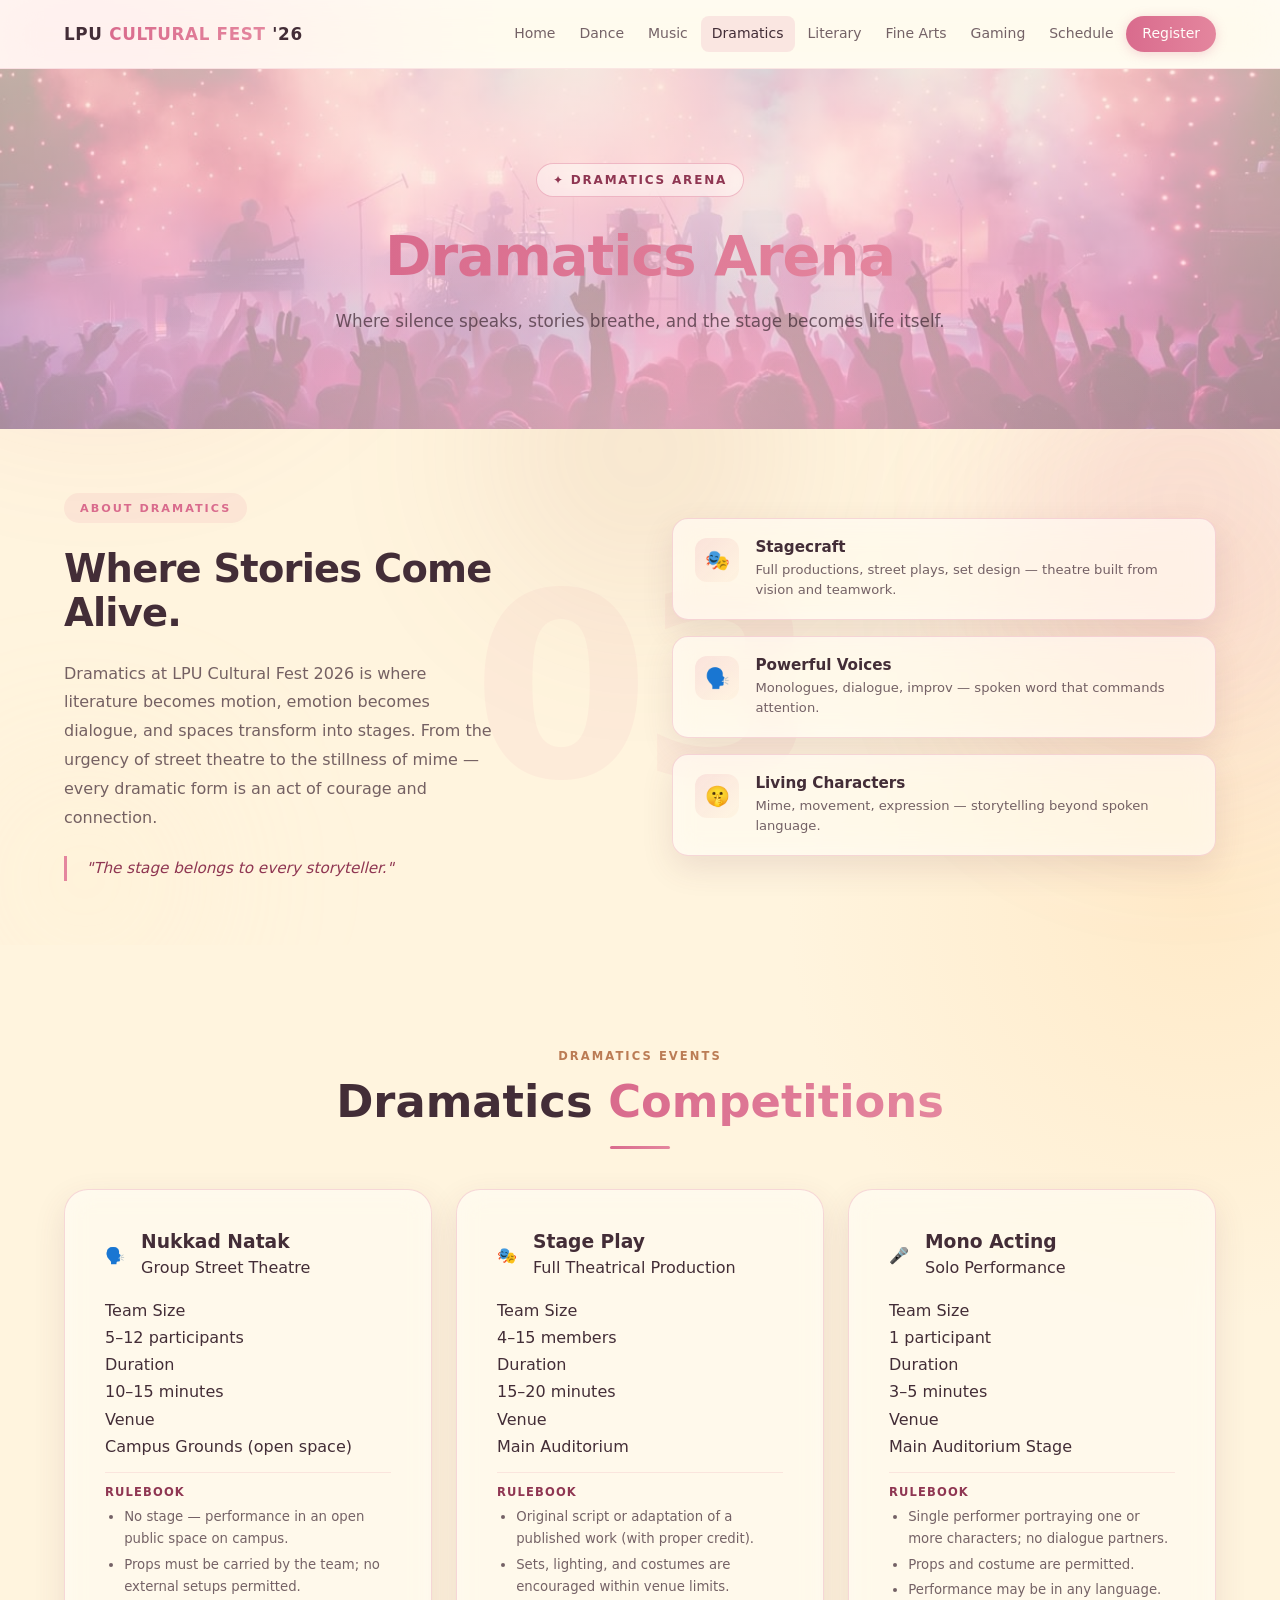
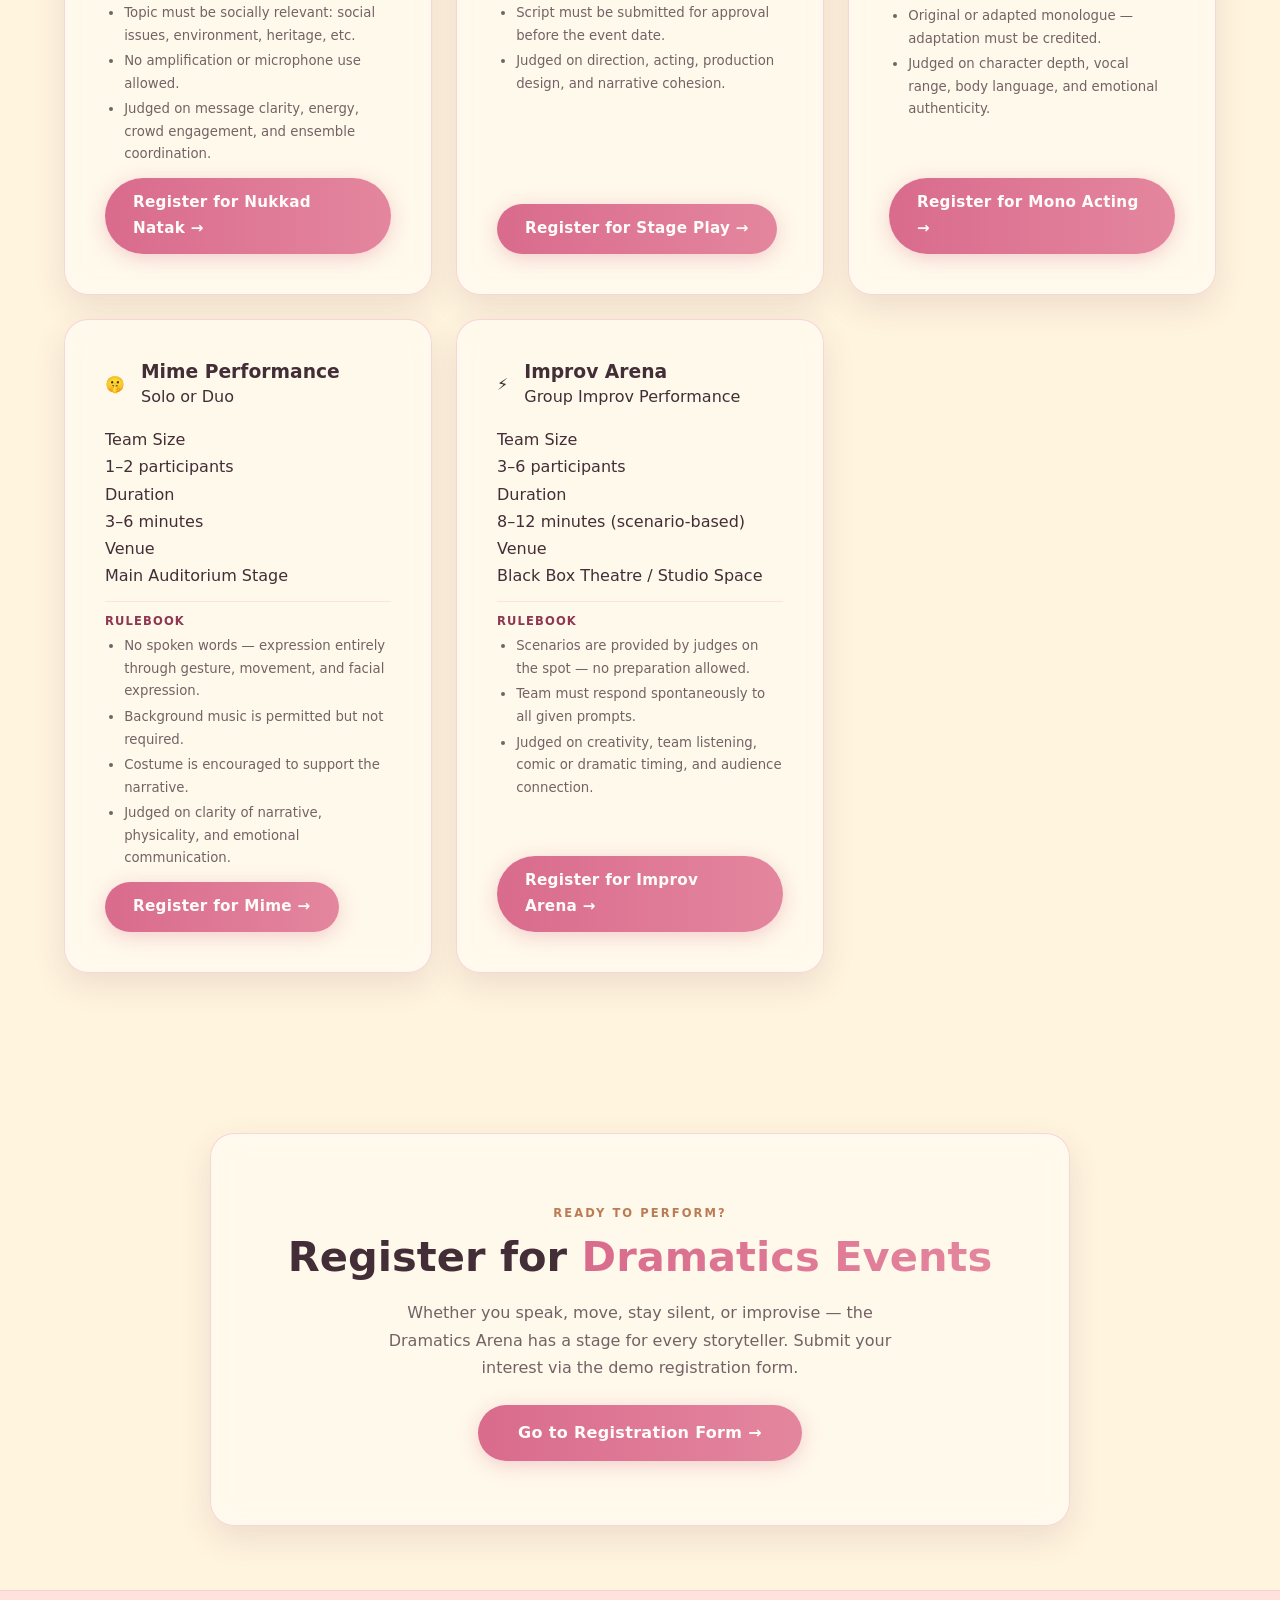
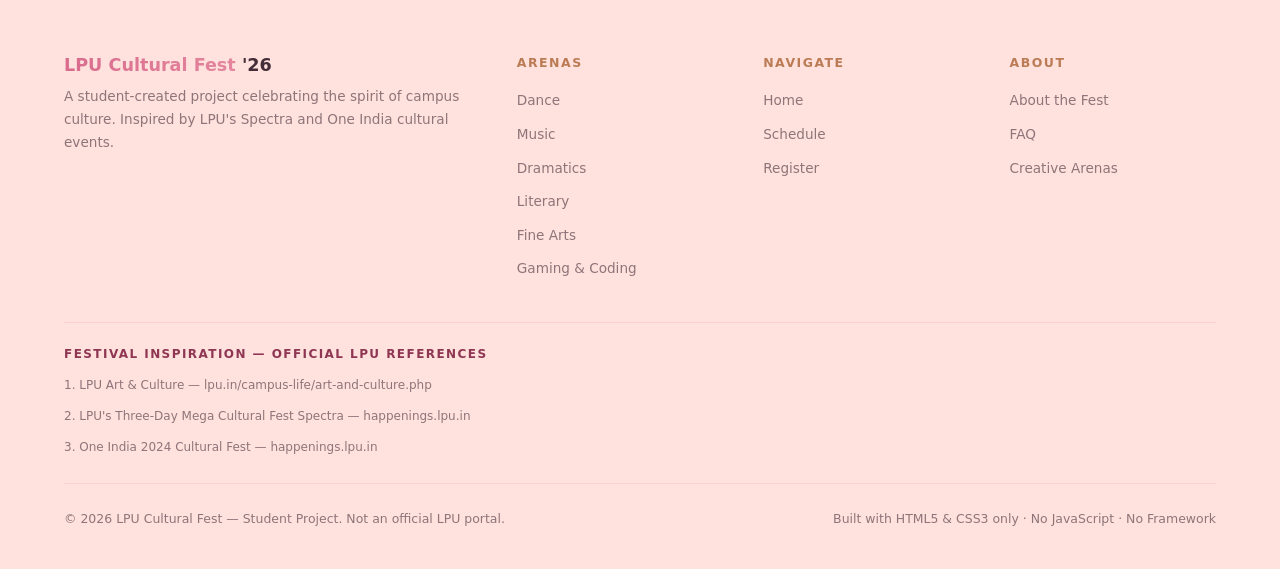
<file: Cultural_Fest/dramatics.html>
<!DOCTYPE html>
<html lang="en">
<head>
  <meta charset="UTF-8" />
  <meta name="viewport" content="width=device-width, initial-scale=1.0" />
  <meta name="description" content="Dramatics Arena — LPU Cultural Fest 2026. Street plays, stage productions, mono acting, mime, and improv competitions on campus." />
  <title>Dramatics Arena — LPU Cultural Fest 2026</title>
  <link rel="stylesheet" href="css/style.css" />
</head>
<body>

  <!-- Decorative background blobs -->
  <div class="bg-blob bg-blob-1" aria-hidden="true"></div>
  <div class="bg-blob bg-blob-2" aria-hidden="true"></div>
  <div class="bg-blob bg-blob-3" aria-hidden="true"></div>

  <!-- CSS-only mobile nav toggle (must be sibling of header for ~ selector) -->
  <input type="checkbox" id="nav-toggle" aria-hidden="true" />

  <!-- ═══════════════════════════════════════
       HEADER / NAV
  ═══════════════════════════════════════ -->
  <header class="site-header" role="banner">
    <div class="container nav-inner">
      <a href="index.html" class="nav-logo" aria-label="LPU Cultural Fest 2026 — Home">
        LPU <span>CULTURAL FEST</span> '26
      </a>

      <label for="nav-toggle" class="nav-toggle-label" aria-label="Toggle navigation menu">
        <span></span>
        <span></span>
        <span></span>
      </label>

      <nav class="nav-links" aria-label="Primary navigation">
        <a href="index.html">Home</a>
        <a href="dance.html">Dance</a>
        <a href="music.html">Music</a>
        <a href="dramatics.html" class="active">Dramatics</a>
        <a href="literary.html">Literary</a>
        <a href="finearts.html">Fine Arts</a>
        <a href="gaming.html">Gaming</a>
        <a href="schedule.html">Schedule</a>
        <a href="register.html" class="nav-cta">Register</a>
      </nav>
    </div>
  </header>

  <main id="main-content">

    <!-- ═══════════════════════════════════════
         SECTION 1 — PAGE HERO
    ═══════════════════════════════════════ -->
    <section class="page-hero" aria-labelledby="dramatics-hero-heading"
             style="background-image: linear-gradient(to bottom, rgba(255,244,222,0.70) 0%, rgba(255,206,216,0.64) 100%), url('assets/images/fest-hero.jpg'); background-size: cover; background-position: center;">
      <div class="container text-center">
        <div class="hero-badge">✦ Dramatics Arena</div>
        <h1 id="dramatics-hero-heading" class="page-hero-title text-gradient">
          Dramatics Arena
        </h1>
        <p class="page-hero-sub">
          Where silence speaks, stories breathe, and the stage becomes life itself.
        </p>
      </div>
    </section>

    <!-- Arena Story Section -->
    <section class="arena-story section-pad" aria-labelledby="about-dramatics-heading">
      <div class="arena-story-number" aria-hidden="true">03</div>
      <div class="container">
        <div class="arena-story-grid">
          <div class="arena-story-narrative">
            <span class="arena-story-label">About Dramatics</span>
            <h2 id="about-dramatics-heading" class="arena-story-heading">Where Stories Come Alive.</h2>
            <p class="arena-story-desc">Dramatics at LPU Cultural Fest 2026 is where literature becomes motion, emotion becomes dialogue, and spaces transform into stages. From the urgency of street theatre to the stillness of mime — every dramatic form is an act of courage and connection.</p>
            <blockquote class="arena-story-quote">"The stage belongs to every storyteller."</blockquote>
          </div>
          <div class="arena-story-features">
            <div class="arena-feature-card">
              <div class="arena-feature-icon" aria-hidden="true">🎭</div>
              <div class="arena-feature-text">
                <h4>Stagecraft</h4>
                <p>Full productions, street plays, set design — theatre built from vision and teamwork.</p>
              </div>
            </div>
            <div class="arena-feature-card">
              <div class="arena-feature-icon" aria-hidden="true">🗣️</div>
              <div class="arena-feature-text">
                <h4>Powerful Voices</h4>
                <p>Monologues, dialogue, improv — spoken word that commands attention.</p>
              </div>
            </div>
            <div class="arena-feature-card">
              <div class="arena-feature-icon" aria-hidden="true">🤫</div>
              <div class="arena-feature-text">
                <h4>Living Characters</h4>
                <p>Mime, movement, expression — storytelling beyond spoken language.</p>
              </div>
            </div>
          </div>
        </div>
      </div>
    </section>

    <!-- ═══════════════════════════════════════
         SECTION 3 — EVENTS
    ═══════════════════════════════════════ -->
    <section class="section-pad" id="events" aria-labelledby="events-heading">
      <div class="container text-center">
        <span class="section-label">Dramatics Events</span>
        <h2 id="events-heading" class="section-title">
          Dramatics <span class="text-gradient">Competitions</span>
        </h2>
        <div class="section-divider"></div>

        <div class="events-grid" style="margin-top:var(--gap-lg); text-align:left;">

          <!-- EVENT 1: Nukkad Natak -->
          <article class="glass-card event-card" aria-labelledby="event-nukkad">
            <div class="event-card-header">
              <span class="event-emoji" aria-hidden="true">🗣️</span>
              <div>
                <h3 id="event-nukkad" class="event-name">Nukkad Natak</h3>
                <span class="event-format-tag">Group Street Theatre</span>
              </div>
            </div>

            <dl class="event-meta">
              <div class="event-meta-row">
                <dt>Team Size</dt>
                <dd>5–12 participants</dd>
              </div>
              <div class="event-meta-row">
                <dt>Duration</dt>
                <dd>10–15 minutes</dd>
              </div>
              <div class="event-meta-row">
                <dt>Venue</dt>
                <dd>Campus Grounds (open space)</dd>
              </div>
            </dl>

            <div class="event-rules">
              <h4 class="event-rules-heading">Rulebook</h4>
              <ul class="event-rules-list">
                <li>No stage — performance in an open public space on campus.</li>
                <li>Props must be carried by the team; no external setups permitted.</li>
                <li>Topic must be socially relevant: social issues, environment, heritage, etc.</li>
                <li>No amplification or microphone use allowed.</li>
                <li>Judged on message clarity, energy, crowd engagement, and ensemble coordination.</li>
              </ul>
            </div>

            <a href="register.html" class="btn btn-primary event-register-btn">
              Register for Nukkad Natak →
            </a>
          </article>

          <!-- EVENT 2: Stage Play -->
          <article class="glass-card event-card" aria-labelledby="event-stageplay">
            <div class="event-card-header">
              <span class="event-emoji" aria-hidden="true">🎭</span>
              <div>
                <h3 id="event-stageplay" class="event-name">Stage Play</h3>
                <span class="event-format-tag">Full Theatrical Production</span>
              </div>
            </div>

            <dl class="event-meta">
              <div class="event-meta-row">
                <dt>Team Size</dt>
                <dd>4–15 members</dd>
              </div>
              <div class="event-meta-row">
                <dt>Duration</dt>
                <dd>15–20 minutes</dd>
              </div>
              <div class="event-meta-row">
                <dt>Venue</dt>
                <dd>Main Auditorium</dd>
              </div>
            </dl>

            <div class="event-rules">
              <h4 class="event-rules-heading">Rulebook</h4>
              <ul class="event-rules-list">
                <li>Original script or adaptation of a published work (with proper credit).</li>
                <li>Sets, lighting, and costumes are encouraged within venue limits.</li>
                <li>Script must be submitted for approval before the event date.</li>
                <li>Judged on direction, acting, production design, and narrative cohesion.</li>
              </ul>
            </div>

            <a href="register.html" class="btn btn-primary event-register-btn">
              Register for Stage Play →
            </a>
          </article>

          <!-- EVENT 3: Mono Acting -->
          <article class="glass-card event-card" aria-labelledby="event-monoacting">
            <div class="event-card-header">
              <span class="event-emoji" aria-hidden="true">🎤</span>
              <div>
                <h3 id="event-monoacting" class="event-name">Mono Acting</h3>
                <span class="event-format-tag">Solo Performance</span>
              </div>
            </div>

            <dl class="event-meta">
              <div class="event-meta-row">
                <dt>Team Size</dt>
                <dd>1 participant</dd>
              </div>
              <div class="event-meta-row">
                <dt>Duration</dt>
                <dd>3–5 minutes</dd>
              </div>
              <div class="event-meta-row">
                <dt>Venue</dt>
                <dd>Main Auditorium Stage</dd>
              </div>
            </dl>

            <div class="event-rules">
              <h4 class="event-rules-heading">Rulebook</h4>
              <ul class="event-rules-list">
                <li>Single performer portraying one or more characters; no dialogue partners.</li>
                <li>Props and costume are permitted.</li>
                <li>Performance may be in any language.</li>
                <li>Original or adapted monologue — adaptation must be credited.</li>
                <li>Judged on character depth, vocal range, body language, and emotional authenticity.</li>
              </ul>
            </div>

            <a href="register.html" class="btn btn-primary event-register-btn">
              Register for Mono Acting →
            </a>
          </article>

          <!-- EVENT 4: Mime Performance -->
          <article class="glass-card event-card" aria-labelledby="event-mime">
            <div class="event-card-header">
              <span class="event-emoji" aria-hidden="true">🤫</span>
              <div>
                <h3 id="event-mime" class="event-name">Mime Performance</h3>
                <span class="event-format-tag">Solo or Duo</span>
              </div>
            </div>

            <dl class="event-meta">
              <div class="event-meta-row">
                <dt>Team Size</dt>
                <dd>1–2 participants</dd>
              </div>
              <div class="event-meta-row">
                <dt>Duration</dt>
                <dd>3–6 minutes</dd>
              </div>
              <div class="event-meta-row">
                <dt>Venue</dt>
                <dd>Main Auditorium Stage</dd>
              </div>
            </dl>

            <div class="event-rules">
              <h4 class="event-rules-heading">Rulebook</h4>
              <ul class="event-rules-list">
                <li>No spoken words — expression entirely through gesture, movement, and facial expression.</li>
                <li>Background music is permitted but not required.</li>
                <li>Costume is encouraged to support the narrative.</li>
                <li>Judged on clarity of narrative, physicality, and emotional communication.</li>
              </ul>
            </div>

            <a href="register.html" class="btn btn-primary event-register-btn">
              Register for Mime →
            </a>
          </article>

          <!-- EVENT 5: Improv Arena -->
          <article class="glass-card event-card" aria-labelledby="event-improv">
            <div class="event-card-header">
              <span class="event-emoji" aria-hidden="true">⚡</span>
              <div>
                <h3 id="event-improv" class="event-name">Improv Arena</h3>
                <span class="event-format-tag">Group Improv Performance</span>
              </div>
            </div>

            <dl class="event-meta">
              <div class="event-meta-row">
                <dt>Team Size</dt>
                <dd>3–6 participants</dd>
              </div>
              <div class="event-meta-row">
                <dt>Duration</dt>
                <dd>8–12 minutes (scenario-based)</dd>
              </div>
              <div class="event-meta-row">
                <dt>Venue</dt>
                <dd>Black Box Theatre / Studio Space</dd>
              </div>
            </dl>

            <div class="event-rules">
              <h4 class="event-rules-heading">Rulebook</h4>
              <ul class="event-rules-list">
                <li>Scenarios are provided by judges on the spot — no preparation allowed.</li>
                <li>Team must respond spontaneously to all given prompts.</li>
                <li>Judged on creativity, team listening, comic or dramatic timing, and audience connection.</li>
              </ul>
            </div>

            <a href="register.html" class="btn btn-primary event-register-btn">
              Register for Improv Arena →
            </a>
          </article>

        </div>
      </div>
    </section>

    <!-- ═══════════════════════════════════════
         SECTION 4 — REGISTRATION CTA
    ═══════════════════════════════════════ -->
    <section class="section-pad--sm" aria-labelledby="dramatics-cta-heading">
      <div class="container">
        <div class="glass-card cta-banner">
          <span class="section-label">Ready to Perform?</span>
          <h2 id="dramatics-cta-heading" style="font-size:clamp(1.6rem,4vw,2.6rem); margin-bottom:1rem;">
            Register for <span class="text-gradient">Dramatics Events</span>
          </h2>
          <p style="color:var(--clr-white-70); max-width:520px; margin-inline:auto; margin-bottom:1.5rem;">
            Whether you speak, move, stay silent, or improvise — the Dramatics Arena has a
            stage for every storyteller. Submit your interest via the demo registration form.
          </p>
          <a href="register.html" class="btn btn-primary" style="font-size:1rem; padding:0.9rem 2.5rem;">
            Go to Registration Form →
          </a>
        </div>
      </div>
    </section>

  </main>

  <!-- ═══════════════════════════════════════
       FOOTER
  ═══════════════════════════════════════ -->
  <footer class="site-footer" role="contentinfo">
    <div class="container">
      <div class="footer-grid">

        <div class="footer-brand">
          <h3><span class="text-gradient">LPU Cultural Fest</span> '26</h3>
          <p>
            A student-created project celebrating the spirit of campus culture.
            Inspired by LPU's Spectra and One India cultural events.
          </p>
        </div>

        <div class="footer-col">
          <h4>Arenas</h4>
          <ul>
            <li><a href="dance.html">Dance</a></li>
            <li><a href="music.html">Music</a></li>
            <li><a href="dramatics.html">Dramatics</a></li>
            <li><a href="literary.html">Literary</a></li>
            <li><a href="finearts.html">Fine Arts</a></li>
            <li><a href="gaming.html">Gaming &amp; Coding</a></li>
          </ul>
        </div>

        <div class="footer-col">
          <h4>Navigate</h4>
          <ul>
            <li><a href="index.html">Home</a></li>
            <li><a href="schedule.html">Schedule</a></li>
            <li><a href="register.html">Register</a></li>
          </ul>
        </div>

        <div class="footer-col">
          <h4>About</h4>
          <ul>
            <li><a href="index.html#about">About the Fest</a></li>
            <li><a href="index.html#faq">FAQ</a></li>
            <li><a href="index.html#arenas">Creative Arenas</a></li>
          </ul>
        </div>

      </div>

      <div class="footer-sources">
        <h4>Festival Inspiration — Official LPU References</h4>
        <ul>
          <li>
            <a href="https://www.lpu.in/campus-life/art-and-culture.php"
               target="_blank" rel="noopener noreferrer">
              1. LPU Art &amp; Culture — lpu.in/campus-life/art-and-culture.php
            </a>
          </li>
          <li>
            <a href="https://happenings.lpu.in/lpus-three-day-mega-cultural-fest-spectra-kick-started-at-the-campus/"
               target="_blank" rel="noopener noreferrer">
              2. LPU's Three-Day Mega Cultural Fest Spectra — happenings.lpu.in
            </a>
          </li>
          <li>
            <a href="https://happenings.lpu.in/magnificent-display-of-indian-culture-at-lpus-annual-one-india-2024-cultural-fest/"
               target="_blank" rel="noopener noreferrer">
              3. One India 2024 Cultural Fest — happenings.lpu.in
            </a>
          </li>
        </ul>
      </div>

      <div class="footer-bottom">
        <p>© 2026 LPU Cultural Fest — Student Project. Not an official LPU portal.</p>
        <p>Built with HTML5 &amp; CSS3 only · No JavaScript · No Framework</p>
      </div>
    </div>
  </footer>

</body>
</html>
</file>
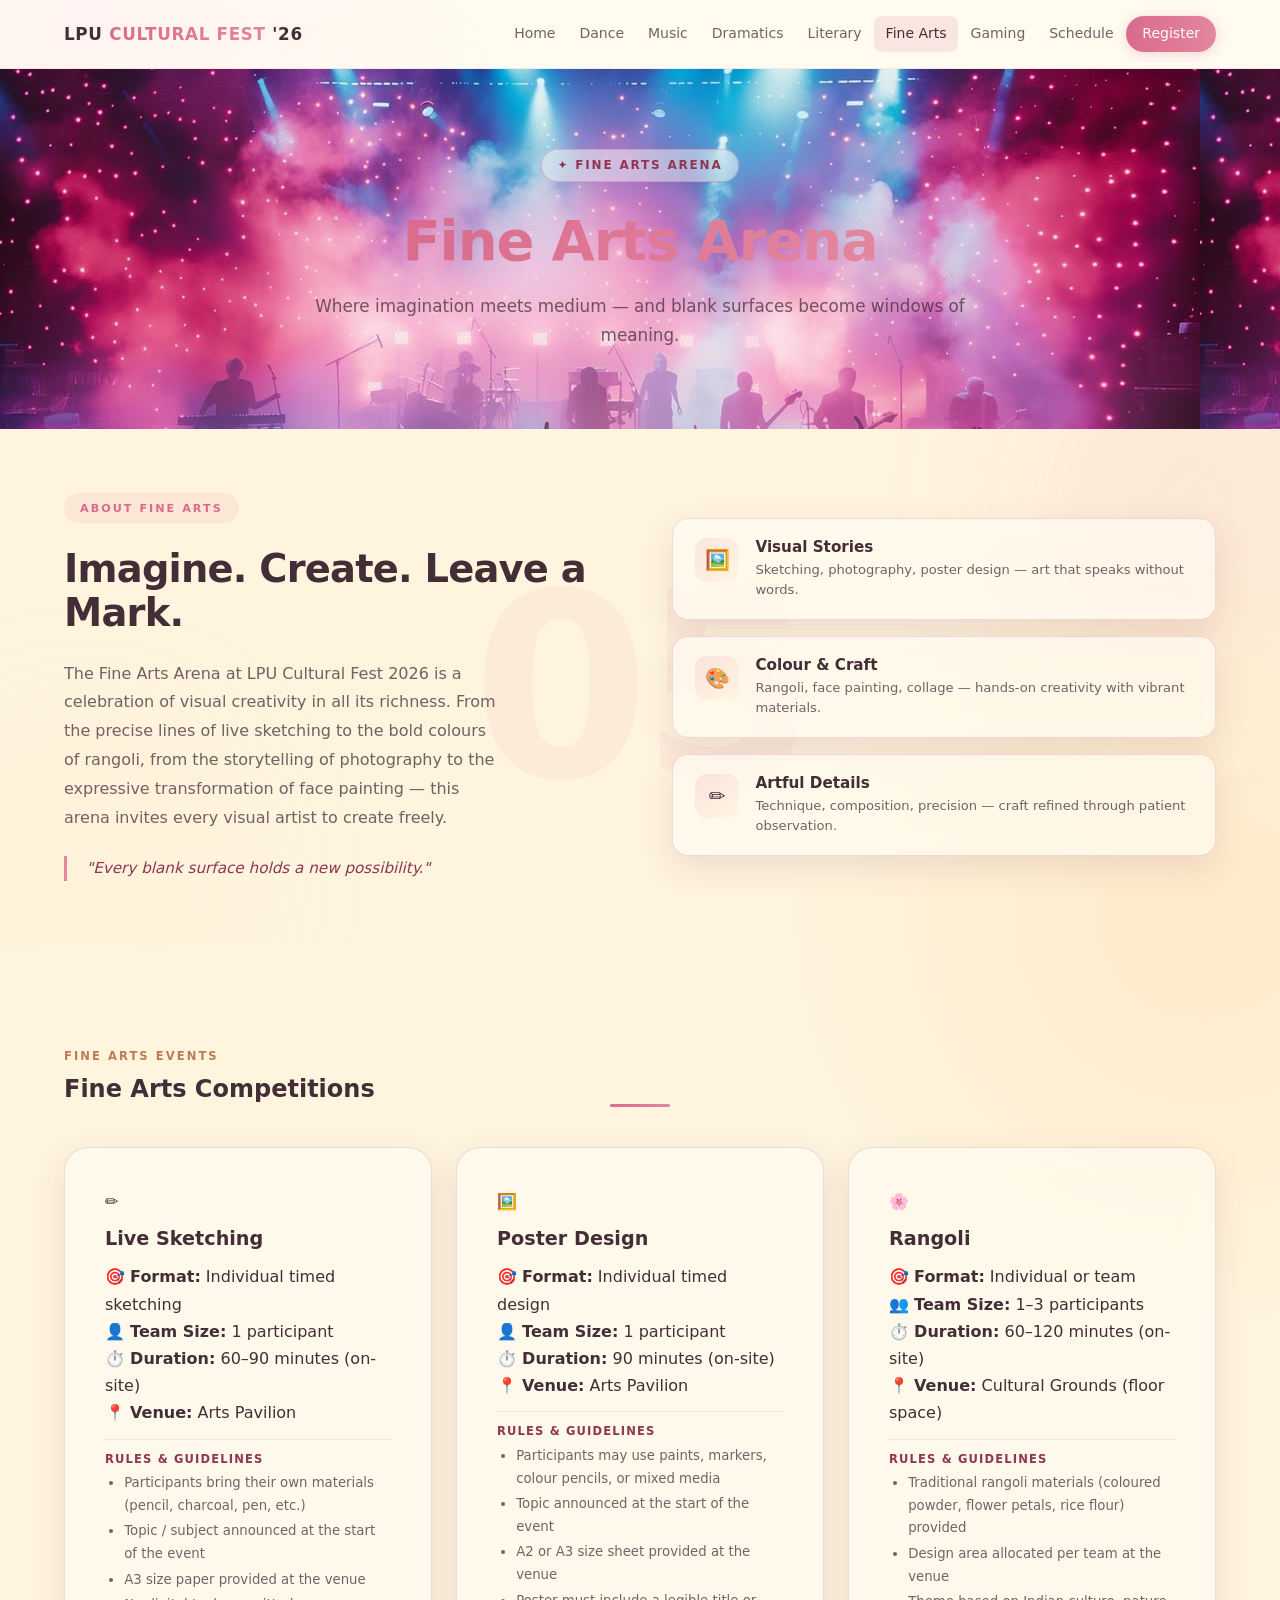
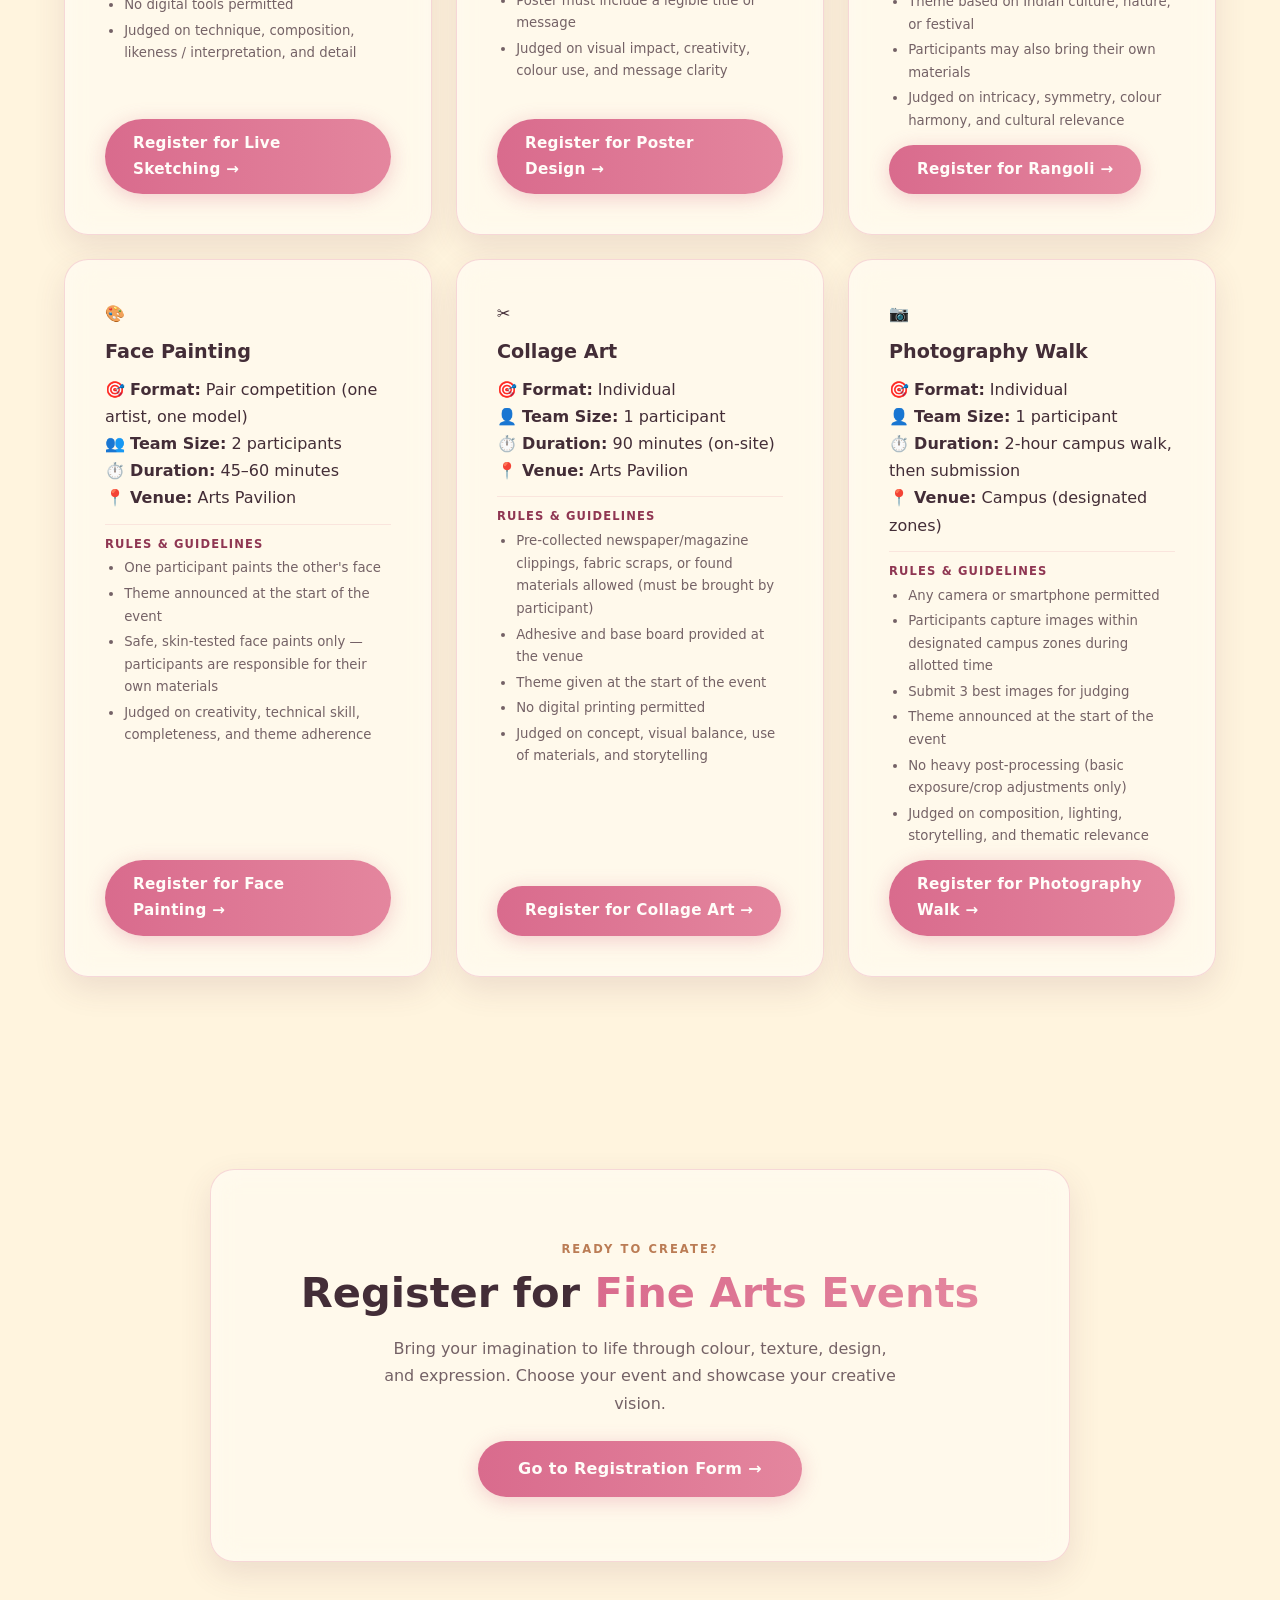
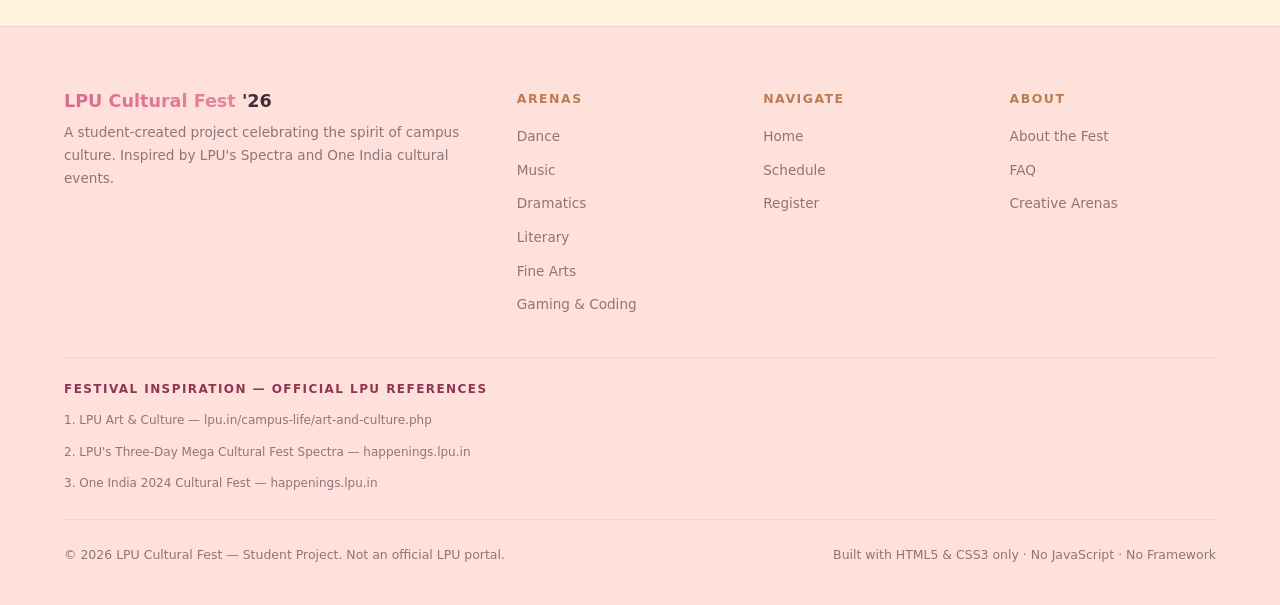
<file: Cultural_Fest/finearts.html>
<!DOCTYPE html>
<html lang="en">
<head>
  <meta charset="UTF-8" />
  <meta name="viewport" content="width=device-width, initial-scale=1.0" />
  <title>Fine Arts Arena — LPU Cultural Fest 2026</title>
  <meta name="description" content="Explore the Fine Arts Arena at LPU Cultural Fest 2026 — live sketching, poster design, rangoli, face painting, collage art, and photography walk." />
  <link rel="stylesheet" href="css/style.css" />
</head>
<body>

  <input type="checkbox" id="nav-toggle" aria-hidden="true" />
  <header class="site-header" role="banner">
    <div class="container nav-inner">
      <a href="index.html" class="nav-logo">LPU <span>CULTURAL FEST</span> '26</a>
      <label for="nav-toggle" class="nav-toggle-label" aria-label="Toggle navigation menu"><span></span><span></span><span></span></label>
      <nav class="nav-links" aria-label="Primary navigation">
        <a href="index.html">Home</a>
        <a href="dance.html">Dance</a>
        <a href="music.html">Music</a>
        <a href="dramatics.html">Dramatics</a>
        <a href="literary.html">Literary</a>
        <a href="finearts.html" class="active">Fine Arts</a>
        <a href="gaming.html">Gaming</a>
        <a href="schedule.html">Schedule</a>
        <a href="register.html" class="nav-cta">Register</a>
      </nav>
    </div>
  </header>

  <main id="main-content">

    <!-- Page Hero -->
    <section class="page-hero" style="background-image: url('assets/images/fest-hero.jpg');" aria-label="Fine Arts Arena Hero">
      <div class="page-hero-overlay"></div>
      <div class="container page-hero-content">
        <div class="hero-badge">✦ Fine Arts Arena</div>
        <h1 class="page-hero-title text-gradient">Fine Arts Arena</h1>
        <p class="page-hero-sub">Where imagination meets medium — and blank surfaces become windows of meaning.</p>
      </div>
    </section>

    <!-- Arena Story Section -->
    <section class="arena-story section-pad" aria-labelledby="about-finearts-heading">
      <div class="arena-story-number" aria-hidden="true">05</div>
      <div class="container">
        <div class="arena-story-grid">
          <div class="arena-story-narrative">
            <span class="arena-story-label">About Fine Arts</span>
            <h2 id="about-finearts-heading" class="arena-story-heading">Imagine. Create. Leave a Mark.</h2>
            <p class="arena-story-desc">The Fine Arts Arena at LPU Cultural Fest 2026 is a celebration of visual creativity in all its richness. From the precise lines of live sketching to the bold colours of rangoli, from the storytelling of photography to the expressive transformation of face painting — this arena invites every visual artist to create freely.</p>
            <blockquote class="arena-story-quote">"Every blank surface holds a new possibility."</blockquote>
          </div>
          <div class="arena-story-features">
            <div class="arena-feature-card">
              <div class="arena-feature-icon" aria-hidden="true">🖼️</div>
              <div class="arena-feature-text">
                <h4>Visual Stories</h4>
                <p>Sketching, photography, poster design — art that speaks without words.</p>
              </div>
            </div>
            <div class="arena-feature-card">
              <div class="arena-feature-icon" aria-hidden="true">🎨</div>
              <div class="arena-feature-text">
                <h4>Colour &amp; Craft</h4>
                <p>Rangoli, face painting, collage — hands-on creativity with vibrant materials.</p>
              </div>
            </div>
            <div class="arena-feature-card">
              <div class="arena-feature-icon" aria-hidden="true">✏️</div>
              <div class="arena-feature-text">
                <h4>Artful Details</h4>
                <p>Technique, composition, precision — craft refined through patient observation.</p>
              </div>
            </div>
          </div>
        </div>
      </div>
    </section>

    <!-- Events Section -->
    <section id="events" class="section-pad" aria-labelledby="events-heading">
      <div class="container">
        <span class="section-label">Fine Arts Events</span>
        <h2 id="events-heading">Fine Arts Competitions</h2>
        <div class="section-divider" aria-hidden="true"></div>

        <div class="events-grid">

          <!-- Event 1: Live Sketching -->
          <article class="event-card glass-card" aria-labelledby="event-live-sketching">
            <div class="event-card-emoji" aria-hidden="true">✏️</div>
            <h3 id="event-live-sketching" class="event-card-title">Live Sketching</h3>
            <ul class="event-meta-list">
              <li>
                <span class="meta-icon" aria-hidden="true">🎯</span>
                <span><strong>Format:</strong> Individual timed sketching</span>
              </li>
              <li>
                <span class="meta-icon" aria-hidden="true">👤</span>
                <span><strong>Team Size:</strong> 1 participant</span>
              </li>
              <li>
                <span class="meta-icon" aria-hidden="true">⏱️</span>
                <span><strong>Duration:</strong> 60–90 minutes (on-site)</span>
              </li>
              <li>
                <span class="meta-icon" aria-hidden="true">📍</span>
                <span><strong>Venue:</strong> Arts Pavilion</span>
              </li>
            </ul>
            <div class="event-rules">
              <h4 class="rules-heading">Rules &amp; Guidelines</h4>
              <ul class="rules-list">
                <li>Participants bring their own materials (pencil, charcoal, pen, etc.)</li>
                <li>Topic / subject announced at the start of the event</li>
                <li>A3 size paper provided at the venue</li>
                <li>No digital tools permitted</li>
                <li>Judged on technique, composition, likeness / interpretation, and detail</li>
              </ul>
            </div>
            <a href="register.html" class="btn btn-primary event-register-btn">Register for Live Sketching →</a>
          </article>

          <!-- Event 2: Poster Design -->
          <article class="event-card glass-card" aria-labelledby="event-poster-design">
            <div class="event-card-emoji" aria-hidden="true">🖼️</div>
            <h3 id="event-poster-design" class="event-card-title">Poster Design</h3>
            <ul class="event-meta-list">
              <li>
                <span class="meta-icon" aria-hidden="true">🎯</span>
                <span><strong>Format:</strong> Individual timed design</span>
              </li>
              <li>
                <span class="meta-icon" aria-hidden="true">👤</span>
                <span><strong>Team Size:</strong> 1 participant</span>
              </li>
              <li>
                <span class="meta-icon" aria-hidden="true">⏱️</span>
                <span><strong>Duration:</strong> 90 minutes (on-site)</span>
              </li>
              <li>
                <span class="meta-icon" aria-hidden="true">📍</span>
                <span><strong>Venue:</strong> Arts Pavilion</span>
              </li>
            </ul>
            <div class="event-rules">
              <h4 class="rules-heading">Rules &amp; Guidelines</h4>
              <ul class="rules-list">
                <li>Participants may use paints, markers, colour pencils, or mixed media</li>
                <li>Topic announced at the start of the event</li>
                <li>A2 or A3 size sheet provided at the venue</li>
                <li>Poster must include a legible title or message</li>
                <li>Judged on visual impact, creativity, colour use, and message clarity</li>
              </ul>
            </div>
            <a href="register.html" class="btn btn-primary event-register-btn">Register for Poster Design →</a>
          </article>

          <!-- Event 3: Rangoli -->
          <article class="event-card glass-card" aria-labelledby="event-rangoli">
            <div class="event-card-emoji" aria-hidden="true">🌸</div>
            <h3 id="event-rangoli" class="event-card-title">Rangoli</h3>
            <ul class="event-meta-list">
              <li>
                <span class="meta-icon" aria-hidden="true">🎯</span>
                <span><strong>Format:</strong> Individual or team</span>
              </li>
              <li>
                <span class="meta-icon" aria-hidden="true">👥</span>
                <span><strong>Team Size:</strong> 1–3 participants</span>
              </li>
              <li>
                <span class="meta-icon" aria-hidden="true">⏱️</span>
                <span><strong>Duration:</strong> 60–120 minutes (on-site)</span>
              </li>
              <li>
                <span class="meta-icon" aria-hidden="true">📍</span>
                <span><strong>Venue:</strong> Cultural Grounds (floor space)</span>
              </li>
            </ul>
            <div class="event-rules">
              <h4 class="rules-heading">Rules &amp; Guidelines</h4>
              <ul class="rules-list">
                <li>Traditional rangoli materials (coloured powder, flower petals, rice flour) provided</li>
                <li>Design area allocated per team at the venue</li>
                <li>Theme based on Indian culture, nature, or festival</li>
                <li>Participants may also bring their own materials</li>
                <li>Judged on intricacy, symmetry, colour harmony, and cultural relevance</li>
              </ul>
            </div>
            <a href="register.html" class="btn btn-primary event-register-btn">Register for Rangoli →</a>
          </article>

          <!-- Event 4: Face Painting -->
          <article class="event-card glass-card" aria-labelledby="event-face-painting">
            <div class="event-card-emoji" aria-hidden="true">🎨</div>
            <h3 id="event-face-painting" class="event-card-title">Face Painting</h3>
            <ul class="event-meta-list">
              <li>
                <span class="meta-icon" aria-hidden="true">🎯</span>
                <span><strong>Format:</strong> Pair competition (one artist, one model)</span>
              </li>
              <li>
                <span class="meta-icon" aria-hidden="true">👥</span>
                <span><strong>Team Size:</strong> 2 participants</span>
              </li>
              <li>
                <span class="meta-icon" aria-hidden="true">⏱️</span>
                <span><strong>Duration:</strong> 45–60 minutes</span>
              </li>
              <li>
                <span class="meta-icon" aria-hidden="true">📍</span>
                <span><strong>Venue:</strong> Arts Pavilion</span>
              </li>
            </ul>
            <div class="event-rules">
              <h4 class="rules-heading">Rules &amp; Guidelines</h4>
              <ul class="rules-list">
                <li>One participant paints the other's face</li>
                <li>Theme announced at the start of the event</li>
                <li>Safe, skin-tested face paints only — participants are responsible for their own materials</li>
                <li>Judged on creativity, technical skill, completeness, and theme adherence</li>
              </ul>
            </div>
            <a href="register.html" class="btn btn-primary event-register-btn">Register for Face Painting →</a>
          </article>

          <!-- Event 5: Collage Art -->
          <article class="event-card glass-card" aria-labelledby="event-collage-art">
            <div class="event-card-emoji" aria-hidden="true">✂️</div>
            <h3 id="event-collage-art" class="event-card-title">Collage Art</h3>
            <ul class="event-meta-list">
              <li>
                <span class="meta-icon" aria-hidden="true">🎯</span>
                <span><strong>Format:</strong> Individual</span>
              </li>
              <li>
                <span class="meta-icon" aria-hidden="true">👤</span>
                <span><strong>Team Size:</strong> 1 participant</span>
              </li>
              <li>
                <span class="meta-icon" aria-hidden="true">⏱️</span>
                <span><strong>Duration:</strong> 90 minutes (on-site)</span>
              </li>
              <li>
                <span class="meta-icon" aria-hidden="true">📍</span>
                <span><strong>Venue:</strong> Arts Pavilion</span>
              </li>
            </ul>
            <div class="event-rules">
              <h4 class="rules-heading">Rules &amp; Guidelines</h4>
              <ul class="rules-list">
                <li>Pre-collected newspaper/magazine clippings, fabric scraps, or found materials allowed (must be brought by participant)</li>
                <li>Adhesive and base board provided at the venue</li>
                <li>Theme given at the start of the event</li>
                <li>No digital printing permitted</li>
                <li>Judged on concept, visual balance, use of materials, and storytelling</li>
              </ul>
            </div>
            <a href="register.html" class="btn btn-primary event-register-btn">Register for Collage Art →</a>
          </article>

          <!-- Event 6: Photography Walk -->
          <article class="event-card glass-card" aria-labelledby="event-photography-walk">
            <div class="event-card-emoji" aria-hidden="true">📷</div>
            <h3 id="event-photography-walk" class="event-card-title">Photography Walk</h3>
            <ul class="event-meta-list">
              <li>
                <span class="meta-icon" aria-hidden="true">🎯</span>
                <span><strong>Format:</strong> Individual</span>
              </li>
              <li>
                <span class="meta-icon" aria-hidden="true">👤</span>
                <span><strong>Team Size:</strong> 1 participant</span>
              </li>
              <li>
                <span class="meta-icon" aria-hidden="true">⏱️</span>
                <span><strong>Duration:</strong> 2-hour campus walk, then submission</span>
              </li>
              <li>
                <span class="meta-icon" aria-hidden="true">📍</span>
                <span><strong>Venue:</strong> Campus (designated zones)</span>
              </li>
            </ul>
            <div class="event-rules">
              <h4 class="rules-heading">Rules &amp; Guidelines</h4>
              <ul class="rules-list">
                <li>Any camera or smartphone permitted</li>
                <li>Participants capture images within designated campus zones during allotted time</li>
                <li>Submit 3 best images for judging</li>
                <li>Theme announced at the start of the event</li>
                <li>No heavy post-processing (basic exposure/crop adjustments only)</li>
                <li>Judged on composition, lighting, storytelling, and thematic relevance</li>
              </ul>
            </div>
            <a href="register.html" class="btn btn-primary event-register-btn">Register for Photography Walk →</a>
          </article>

        </div><!-- /.events-grid -->
      </div>
    </section>

    <!-- CTA Section -->
    <section class="section-pad--sm" aria-labelledby="finearts-cta-heading" style="margin-top: 2rem;">
      <div class="container">
        <div class="glass-card cta-banner">
          <span class="section-label">Ready to Create?</span>
          <h2 id="finearts-cta-heading" style="font-size:clamp(1.6rem,4vw,2.6rem); margin-bottom:1rem;">
            Register for <span class="text-gradient">Fine Arts Events</span>
          </h2>
          <p style="color:var(--clr-white-70); max-width:520px; margin-inline:auto; margin-bottom:1.5rem;">
            Bring your imagination to life through colour, texture, design, and expression. Choose your event and showcase your creative vision.
          </p>
          <a href="register.html" class="btn btn-primary" style="font-size:1rem; padding:0.9rem 2.5rem;">
            Go to Registration Form →
          </a>
        </div>
      </div>
    </section>

  </main>

  <!-- ═══════════════════════════════════════
       FOOTER
  ═══════════════════════════════════════ -->
  <footer class="site-footer" role="contentinfo">
    <div class="container">
      <div class="footer-grid">

        <div class="footer-brand">
          <h3><span class="text-gradient">LPU Cultural Fest</span> '26</h3>
          <p>
            A student-created project celebrating the spirit of campus culture.
            Inspired by LPU's Spectra and One India cultural events.
          </p>
        </div>

        <div class="footer-col">
          <h4>Arenas</h4>
          <ul>
            <li><a href="dance.html">Dance</a></li>
            <li><a href="music.html">Music</a></li>
            <li><a href="dramatics.html">Dramatics</a></li>
            <li><a href="literary.html">Literary</a></li>
            <li><a href="finearts.html">Fine Arts</a></li>
            <li><a href="gaming.html">Gaming &amp; Coding</a></li>
          </ul>
        </div>

        <div class="footer-col">
          <h4>Navigate</h4>
          <ul>
            <li><a href="index.html">Home</a></li>
            <li><a href="schedule.html">Schedule</a></li>
            <li><a href="register.html">Register</a></li>
          </ul>
        </div>

        <div class="footer-col">
          <h4>About</h4>
          <ul>
            <li><a href="index.html#about">About the Fest</a></li>
            <li><a href="index.html#faq">FAQ</a></li>
            <li><a href="index.html#arenas">Creative Arenas</a></li>
          </ul>
        </div>

      </div>

      <div class="footer-sources">
        <h4>Festival Inspiration — Official LPU References</h4>
        <ul>
          <li>
            <a href="https://www.lpu.in/campus-life/art-and-culture.php"
               target="_blank" rel="noopener noreferrer">
              1. LPU Art &amp; Culture — lpu.in/campus-life/art-and-culture.php
            </a>
          </li>
          <li>
            <a href="https://happenings.lpu.in/lpus-three-day-mega-cultural-fest-spectra-kick-started-at-the-campus/"
               target="_blank" rel="noopener noreferrer">
              2. LPU's Three-Day Mega Cultural Fest Spectra — happenings.lpu.in
            </a>
          </li>
          <li>
            <a href="https://happenings.lpu.in/magnificent-display-of-indian-culture-at-lpus-annual-one-india-2024-cultural-fest/"
               target="_blank" rel="noopener noreferrer">
              3. One India 2024 Cultural Fest — happenings.lpu.in
            </a>
          </li>
        </ul>
      </div>

      <div class="footer-bottom">
        <p>© 2026 LPU Cultural Fest — Student Project. Not an official LPU portal.</p>
        <p>Built with HTML5 &amp; CSS3 only · No JavaScript · No Framework</p>
      </div>
    </div>
  </footer>

</body>
</html>
</file>
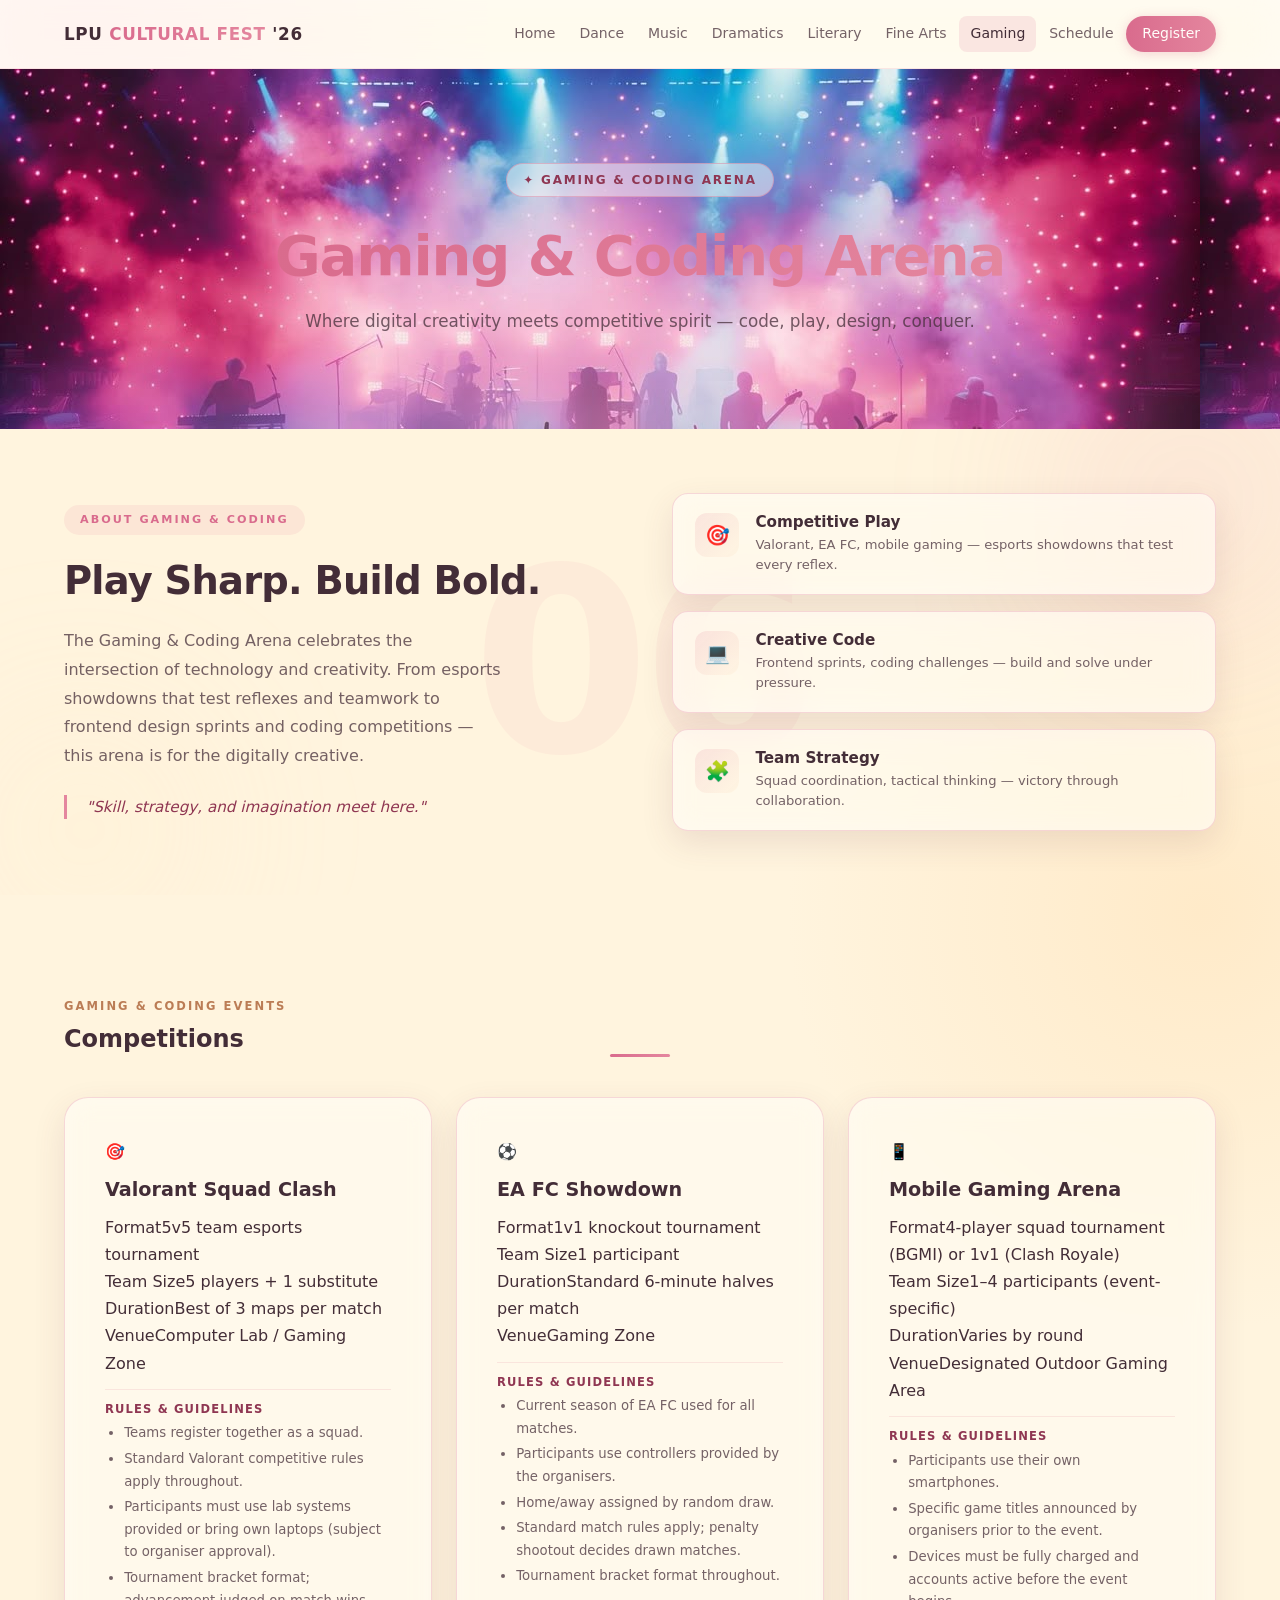
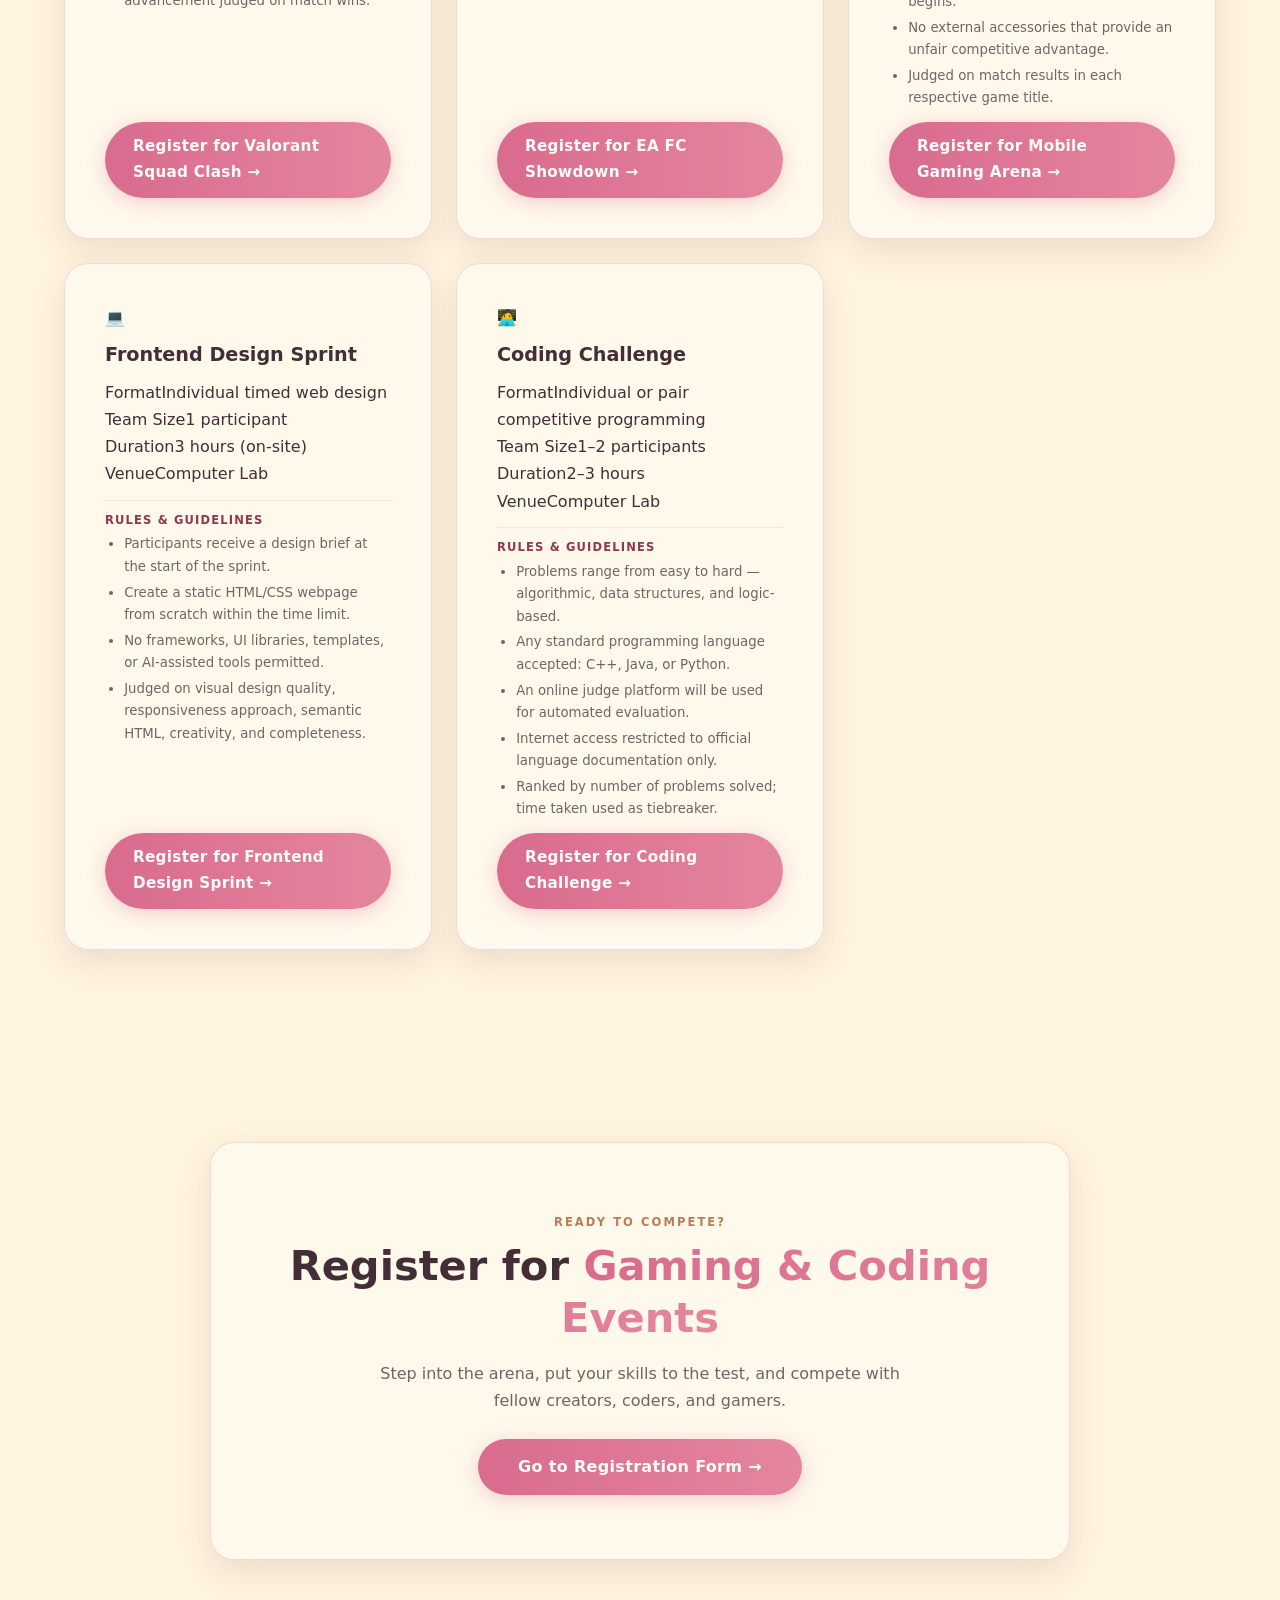
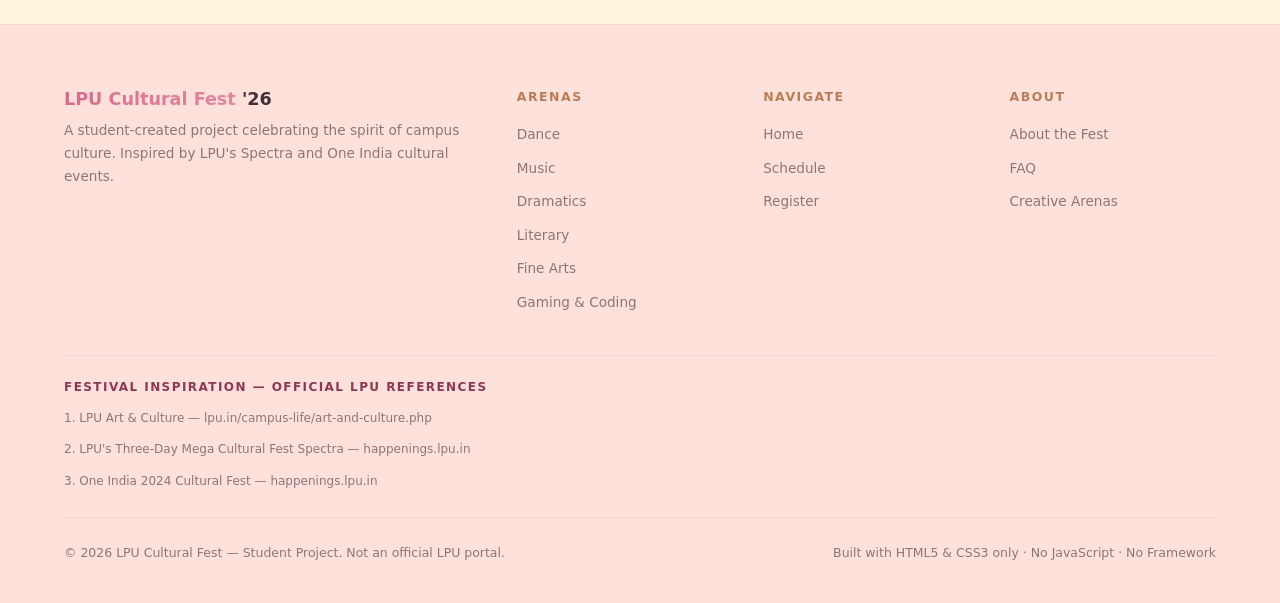
<file: Cultural_Fest/gaming.html>
<!DOCTYPE html>
<html lang="en">
<head>
  <meta charset="UTF-8" />
  <meta name="viewport" content="width=device-width, initial-scale=1.0" />
  <title>Gaming &amp; Coding Arena — LPU Cultural Fest 2026</title>
  <meta name="description" content="Gaming &amp; Coding Arena at LPU Cultural Fest 2026 — Valorant, EA FC, Mobile Gaming, Frontend Design Sprint, and Coding Challenge competitions." />
  <link rel="stylesheet" href="css/style.css" />
</head>
<body>

  <input type="checkbox" id="nav-toggle" aria-hidden="true" />
  <header class="site-header" role="banner">
    <div class="container nav-inner">
      <a href="index.html" class="nav-logo">LPU <span>CULTURAL FEST</span> '26</a>
      <label for="nav-toggle" class="nav-toggle-label" aria-label="Toggle navigation menu"><span></span><span></span><span></span></label>
      <nav class="nav-links" aria-label="Primary navigation">
        <a href="index.html">Home</a>
        <a href="dance.html">Dance</a>
        <a href="music.html">Music</a>
        <a href="dramatics.html">Dramatics</a>
        <a href="literary.html">Literary</a>
        <a href="finearts.html">Fine Arts</a>
        <a href="gaming.html" class="active">Gaming</a>
        <a href="schedule.html">Schedule</a>
        <a href="register.html" class="nav-cta">Register</a>
      </nav>
    </div>
  </header>

  <main id="main-content">

    <!-- PAGE HERO -->
    <section class="page-hero" style="background-image: url('assets/images/fest-hero.jpg');" aria-label="Gaming and Coding Arena hero">
      <div class="page-hero-overlay"></div>
      <div class="container page-hero-content">
        <div class="hero-badge">✦ Gaming &amp; Coding Arena</div>
        <h1 class="page-hero-title text-gradient">Gaming &amp; Coding Arena</h1>
        <p class="page-hero-sub">Where digital creativity meets competitive spirit — code, play, design, conquer.</p>
      </div>
    </section>

    <!-- Arena Story Section -->
    <section class="arena-story section-pad" aria-labelledby="about-gaming-heading">
      <div class="arena-story-number" aria-hidden="true">06</div>
      <div class="container">
        <div class="arena-story-grid">
          <div class="arena-story-narrative">
            <span class="arena-story-label">About Gaming &amp; Coding</span>
            <h2 id="about-gaming-heading" class="arena-story-heading">Play Sharp. Build Bold.</h2>
            <p class="arena-story-desc">The Gaming &amp; Coding Arena celebrates the intersection of technology and creativity. From esports showdowns that test reflexes and teamwork to frontend design sprints and coding competitions — this arena is for the digitally creative.</p>
            <blockquote class="arena-story-quote">"Skill, strategy, and imagination meet here."</blockquote>
          </div>
          <div class="arena-story-features">
            <div class="arena-feature-card">
              <div class="arena-feature-icon" aria-hidden="true">🎯</div>
              <div class="arena-feature-text">
                <h4>Competitive Play</h4>
                <p>Valorant, EA FC, mobile gaming — esports showdowns that test every reflex.</p>
              </div>
            </div>
            <div class="arena-feature-card">
              <div class="arena-feature-icon" aria-hidden="true">💻</div>
              <div class="arena-feature-text">
                <h4>Creative Code</h4>
                <p>Frontend sprints, coding challenges — build and solve under pressure.</p>
              </div>
            </div>
            <div class="arena-feature-card">
              <div class="arena-feature-icon" aria-hidden="true">🧩</div>
              <div class="arena-feature-text">
                <h4>Team Strategy</h4>
                <p>Squad coordination, tactical thinking — victory through collaboration.</p>
              </div>
            </div>
          </div>
        </div>
      </div>
    </section>

    <!-- EVENTS SECTION -->
    <section id="events" class="section-pad" aria-label="Gaming and Coding events">
      <div class="container">
        <span class="section-label">Gaming &amp; Coding Events</span>
        <h2>Competitions</h2>
        <div class="section-divider"></div>

        <div class="events-grid">

          <!-- Event 1: Valorant Squad Clash -->
          <article class="event-card glass-card" aria-label="Valorant Squad Clash">
            <div class="event-card-emoji" aria-hidden="true">🎯</div>
            <h3 class="event-card-title">Valorant Squad Clash</h3>
            <ul class="event-meta-list">
              <li><span class="event-meta-label">Format</span><span class="event-meta-value">5v5 team esports tournament</span></li>
              <li><span class="event-meta-label">Team Size</span><span class="event-meta-value">5 players + 1 substitute</span></li>
              <li><span class="event-meta-label">Duration</span><span class="event-meta-value">Best of 3 maps per match</span></li>
              <li><span class="event-meta-label">Venue</span><span class="event-meta-value">Computer Lab / Gaming Zone</span></li>
            </ul>
            <div class="event-rules">
              <h4>Rules &amp; Guidelines</h4>
              <ul>
                <li>Teams register together as a squad.</li>
                <li>Standard Valorant competitive rules apply throughout.</li>
                <li>Participants must use lab systems provided or bring own laptops (subject to organiser approval).</li>
                <li>Tournament bracket format; advancement judged on match wins.</li>
              </ul>
            </div>
            <a href="register.html" class="btn btn-primary event-register-btn">Register for Valorant Squad Clash →</a>
          </article>

          <!-- Event 2: EA FC Showdown -->
          <article class="event-card glass-card" aria-label="EA FC Showdown">
            <div class="event-card-emoji" aria-hidden="true">⚽</div>
            <h3 class="event-card-title">EA FC Showdown</h3>
            <ul class="event-meta-list">
              <li><span class="event-meta-label">Format</span><span class="event-meta-value">1v1 knockout tournament</span></li>
              <li><span class="event-meta-label">Team Size</span><span class="event-meta-value">1 participant</span></li>
              <li><span class="event-meta-label">Duration</span><span class="event-meta-value">Standard 6-minute halves per match</span></li>
              <li><span class="event-meta-label">Venue</span><span class="event-meta-value">Gaming Zone</span></li>
            </ul>
            <div class="event-rules">
              <h4>Rules &amp; Guidelines</h4>
              <ul>
                <li>Current season of EA FC used for all matches.</li>
                <li>Participants use controllers provided by the organisers.</li>
                <li>Home/away assigned by random draw.</li>
                <li>Standard match rules apply; penalty shootout decides drawn matches.</li>
                <li>Tournament bracket format throughout.</li>
              </ul>
            </div>
            <a href="register.html" class="btn btn-primary event-register-btn">Register for EA FC Showdown →</a>
          </article>

          <!-- Event 3: Mobile Gaming Arena -->
          <article class="event-card glass-card" aria-label="Mobile Gaming Arena">
            <div class="event-card-emoji" aria-hidden="true">📱</div>
            <h3 class="event-card-title">Mobile Gaming Arena</h3>
            <ul class="event-meta-list">
              <li><span class="event-meta-label">Format</span><span class="event-meta-value">4-player squad tournament (BGMI) or 1v1 (Clash Royale)</span></li>
              <li><span class="event-meta-label">Team Size</span><span class="event-meta-value">1–4 participants (event-specific)</span></li>
              <li><span class="event-meta-label">Duration</span><span class="event-meta-value">Varies by round</span></li>
              <li><span class="event-meta-label">Venue</span><span class="event-meta-value">Designated Outdoor Gaming Area</span></li>
            </ul>
            <div class="event-rules">
              <h4>Rules &amp; Guidelines</h4>
              <ul>
                <li>Participants use their own smartphones.</li>
                <li>Specific game titles announced by organisers prior to the event.</li>
                <li>Devices must be fully charged and accounts active before the event begins.</li>
                <li>No external accessories that provide an unfair competitive advantage.</li>
                <li>Judged on match results in each respective game title.</li>
              </ul>
            </div>
            <a href="register.html" class="btn btn-primary event-register-btn">Register for Mobile Gaming Arena →</a>
          </article>

          <!-- Event 4: Frontend Design Sprint -->
          <article class="event-card glass-card" aria-label="Frontend Design Sprint">
            <div class="event-card-emoji" aria-hidden="true">💻</div>
            <h3 class="event-card-title">Frontend Design Sprint</h3>
            <ul class="event-meta-list">
              <li><span class="event-meta-label">Format</span><span class="event-meta-value">Individual timed web design</span></li>
              <li><span class="event-meta-label">Team Size</span><span class="event-meta-value">1 participant</span></li>
              <li><span class="event-meta-label">Duration</span><span class="event-meta-value">3 hours (on-site)</span></li>
              <li><span class="event-meta-label">Venue</span><span class="event-meta-value">Computer Lab</span></li>
            </ul>
            <div class="event-rules">
              <h4>Rules &amp; Guidelines</h4>
              <ul>
                <li>Participants receive a design brief at the start of the sprint.</li>
                <li>Create a static HTML/CSS webpage from scratch within the time limit.</li>
                <li>No frameworks, UI libraries, templates, or AI-assisted tools permitted.</li>
                <li>Judged on visual design quality, responsiveness approach, semantic HTML, creativity, and completeness.</li>
              </ul>
            </div>
            <a href="register.html" class="btn btn-primary event-register-btn">Register for Frontend Design Sprint →</a>
          </article>

          <!-- Event 5: Coding Challenge -->
          <article class="event-card glass-card" aria-label="Coding Challenge">
            <div class="event-card-emoji" aria-hidden="true">🧑‍💻</div>
            <h3 class="event-card-title">Coding Challenge</h3>
            <ul class="event-meta-list">
              <li><span class="event-meta-label">Format</span><span class="event-meta-value">Individual or pair competitive programming</span></li>
              <li><span class="event-meta-label">Team Size</span><span class="event-meta-value">1–2 participants</span></li>
              <li><span class="event-meta-label">Duration</span><span class="event-meta-value">2–3 hours</span></li>
              <li><span class="event-meta-label">Venue</span><span class="event-meta-value">Computer Lab</span></li>
            </ul>
            <div class="event-rules">
              <h4>Rules &amp; Guidelines</h4>
              <ul>
                <li>Problems range from easy to hard — algorithmic, data structures, and logic-based.</li>
                <li>Any standard programming language accepted: C++, Java, or Python.</li>
                <li>An online judge platform will be used for automated evaluation.</li>
                <li>Internet access restricted to official language documentation only.</li>
                <li>Ranked by number of problems solved; time taken used as tiebreaker.</li>
              </ul>
            </div>
            <a href="register.html" class="btn btn-primary event-register-btn">Register for Coding Challenge →</a>
          </article>

        </div><!-- /.events-grid -->

      </div>
    </section>

    <!-- CTA Section -->
    <section class="section-pad--sm" aria-labelledby="gaming-cta-heading" style="margin-top: 2rem;">
      <div class="container">
        <div class="glass-card cta-banner">
          <span class="section-label">Ready to Compete?</span>
          <h2 id="gaming-cta-heading" style="font-size:clamp(1.6rem,4vw,2.6rem); margin-bottom:1rem;">
            Register for <span class="text-gradient">Gaming &amp; Coding Events</span>
          </h2>
          <p style="color:var(--clr-white-70); max-width:520px; margin-inline:auto; margin-bottom:1.5rem;">
            Step into the arena, put your skills to the test, and compete with fellow creators, coders, and gamers.
          </p>
          <a href="register.html" class="btn btn-primary" style="font-size:1rem; padding:0.9rem 2.5rem;">
            Go to Registration Form →
          </a>
        </div>
      </div>
    </section>

  </main>

 <!-- ═══════════════════════════════════════
       FOOTER
  ═══════════════════════════════════════ -->
  <footer class="site-footer" role="contentinfo">
    <div class="container">
      <div class="footer-grid">

        <div class="footer-brand">
          <h3><span class="text-gradient">LPU Cultural Fest</span> '26</h3>
          <p>
            A student-created project celebrating the spirit of campus culture.
            Inspired by LPU's Spectra and One India cultural events.
          </p>
        </div>

        <div class="footer-col">
          <h4>Arenas</h4>
          <ul>
            <li><a href="dance.html">Dance</a></li>
            <li><a href="music.html">Music</a></li>
            <li><a href="dramatics.html">Dramatics</a></li>
            <li><a href="literary.html">Literary</a></li>
            <li><a href="finearts.html">Fine Arts</a></li>
            <li><a href="gaming.html">Gaming &amp; Coding</a></li>
          </ul>
        </div>

        <div class="footer-col">
          <h4>Navigate</h4>
          <ul>
            <li><a href="index.html">Home</a></li>
            <li><a href="schedule.html">Schedule</a></li>
            <li><a href="register.html">Register</a></li>
          </ul>
        </div>

        <div class="footer-col">
          <h4>About</h4>
          <ul>
            <li><a href="index.html#about">About the Fest</a></li>
            <li><a href="index.html#faq">FAQ</a></li>
            <li><a href="index.html#arenas">Creative Arenas</a></li>
          </ul>
        </div>

      </div>

      <div class="footer-sources">
        <h4>Festival Inspiration — Official LPU References</h4>
        <ul>
          <li>
            <a href="https://www.lpu.in/campus-life/art-and-culture.php"
               target="_blank" rel="noopener noreferrer">
              1. LPU Art &amp; Culture — lpu.in/campus-life/art-and-culture.php
            </a>
          </li>
          <li>
            <a href="https://happenings.lpu.in/lpus-three-day-mega-cultural-fest-spectra-kick-started-at-the-campus/"
               target="_blank" rel="noopener noreferrer">
              2. LPU's Three-Day Mega Cultural Fest Spectra — happenings.lpu.in
            </a>
          </li>
          <li>
            <a href="https://happenings.lpu.in/magnificent-display-of-indian-culture-at-lpus-annual-one-india-2024-cultural-fest/"
               target="_blank" rel="noopener noreferrer">
              3. One India 2024 Cultural Fest — happenings.lpu.in
            </a>
          </li>
        </ul>
      </div>

      <div class="footer-bottom">
        <p>© 2026 LPU Cultural Fest — Student Project. Not an official LPU portal.</p>
        <p>Built with HTML5 &amp; CSS3 only · No JavaScript · No Framework</p>
      </div>
    </div>
  </footer>

</body>
</html>
</file>
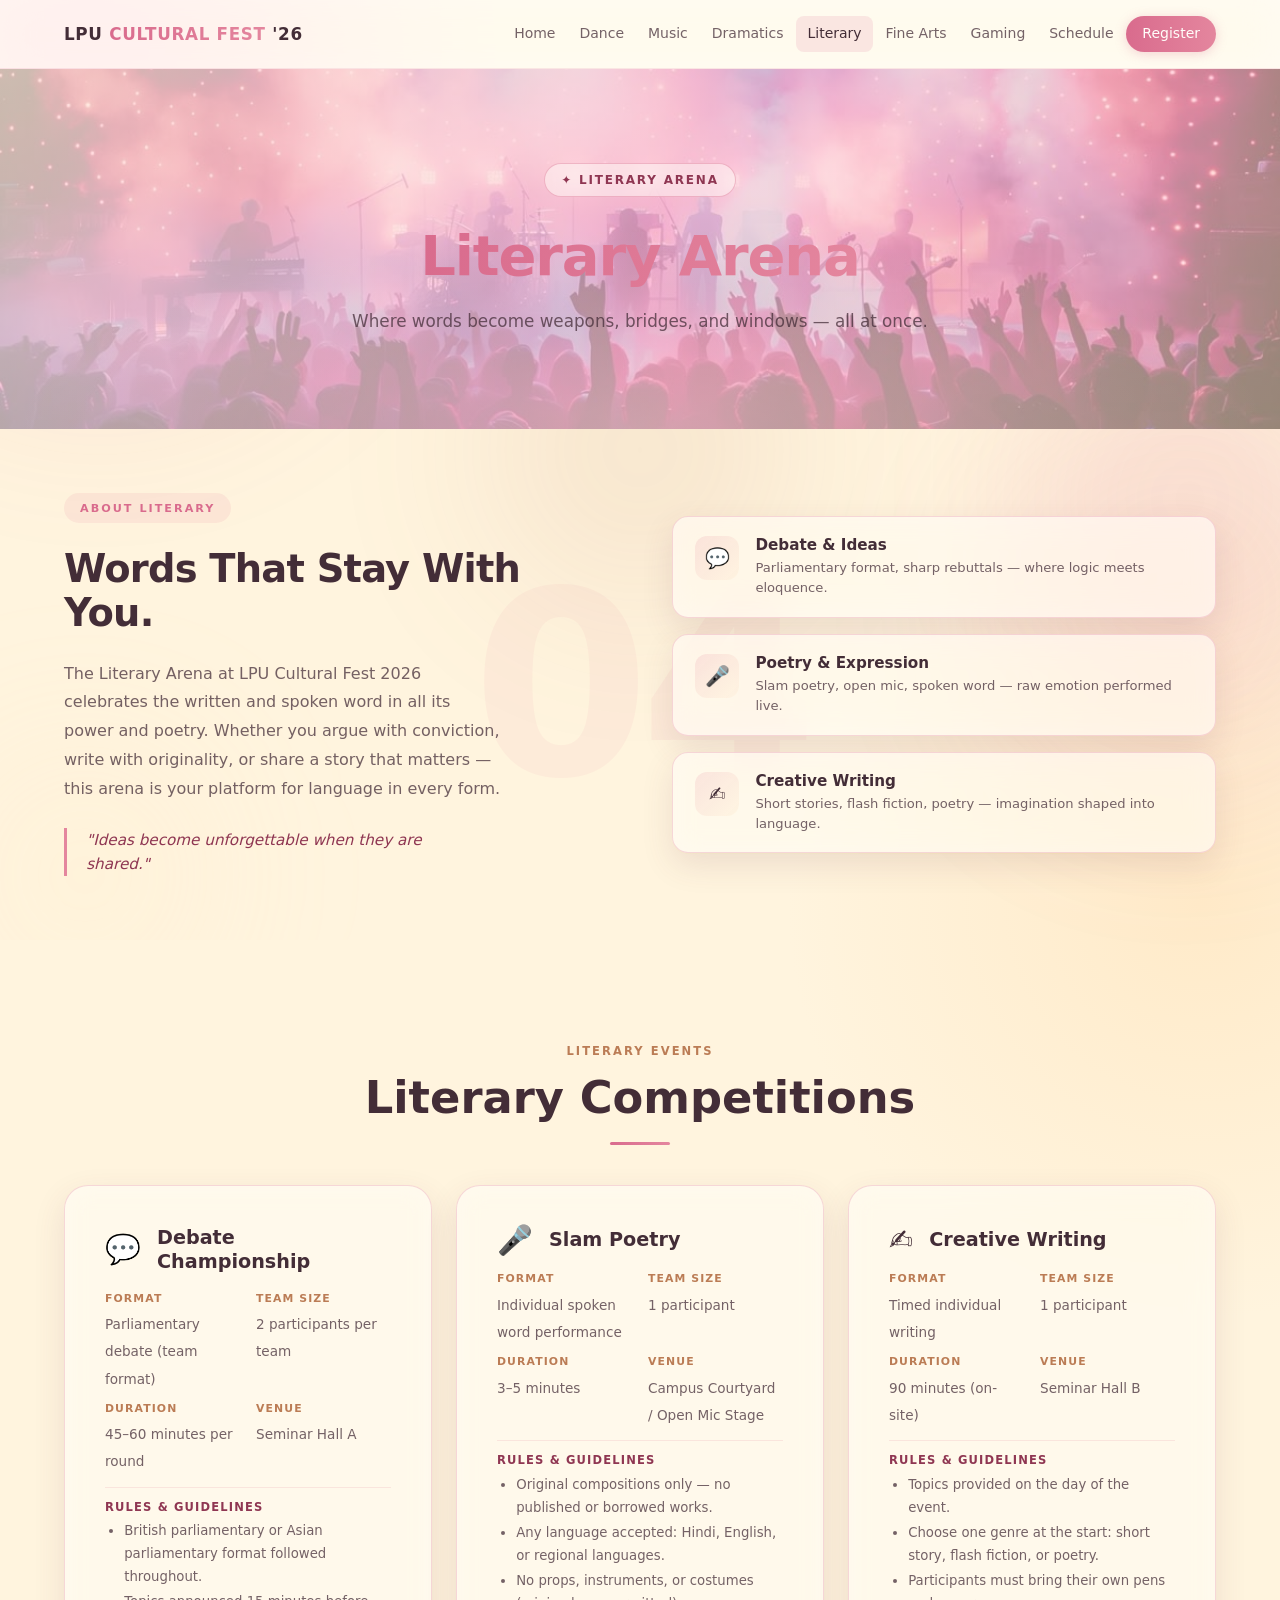
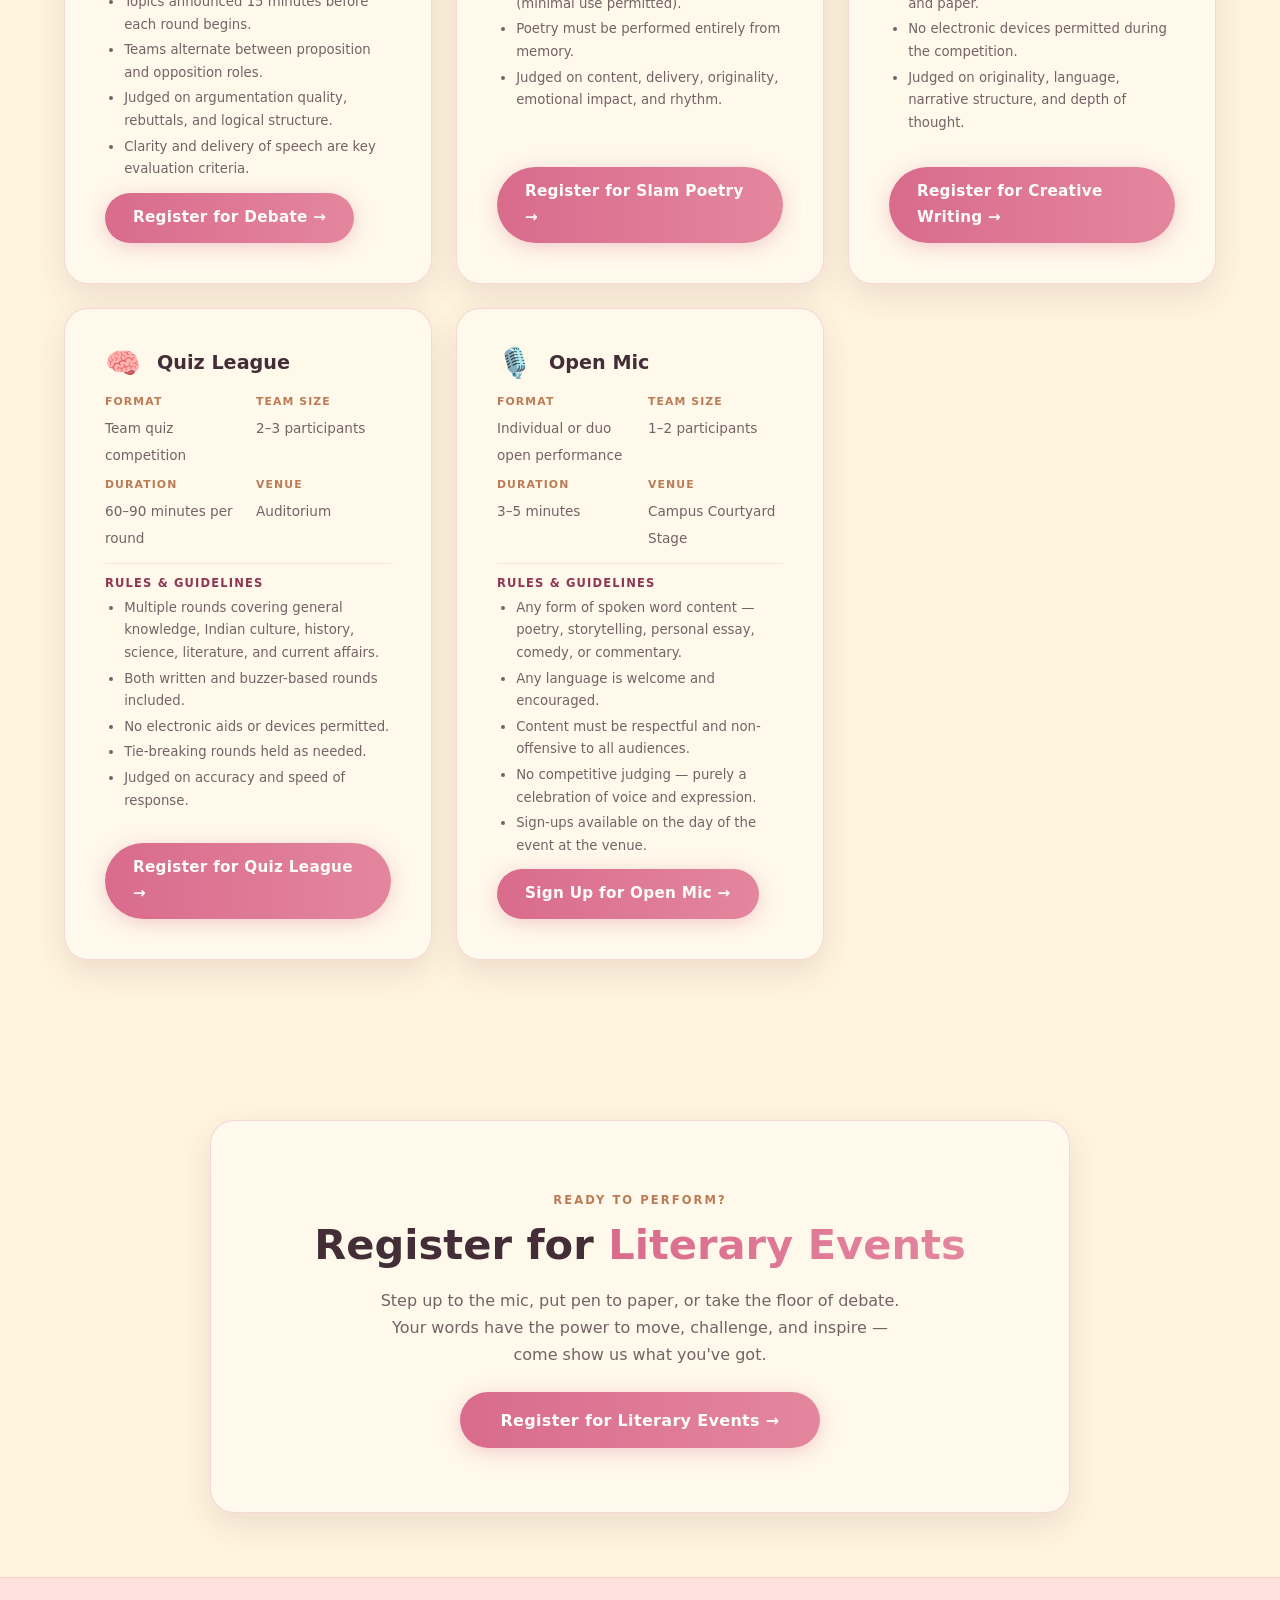
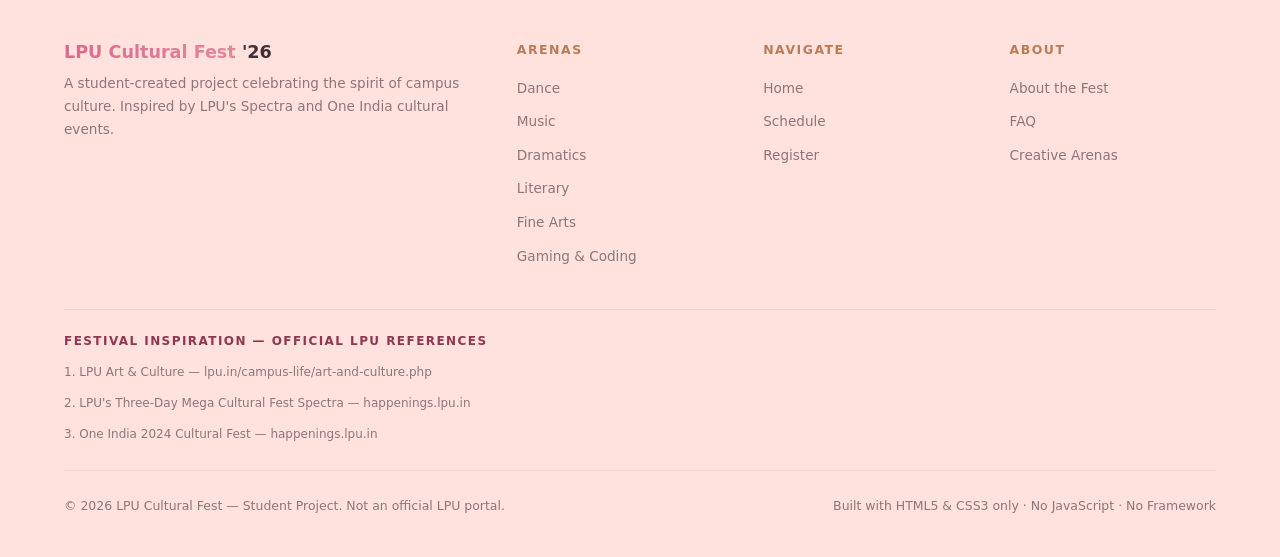
<file: Cultural_Fest/literary.html>
<!DOCTYPE html>
<html lang="en">
<head>
  <meta charset="UTF-8" />
  <meta name="viewport" content="width=device-width, initial-scale=1.0" />
  <meta name="description" content="Literary Arena — LPU Cultural Fest 2026. Debate, slam poetry, creative writing, quiz, and open mic competitions celebrating the power of words." />
  <title>Literary Arena — LPU Cultural Fest 2026</title>
  <link rel="stylesheet" href="css/style.css" />
</head>
<body>

  <!-- Decorative background blobs -->
  <div class="bg-blob bg-blob-1" aria-hidden="true"></div>
  <div class="bg-blob bg-blob-2" aria-hidden="true"></div>
  <div class="bg-blob bg-blob-3" aria-hidden="true"></div>

  <!-- CSS-only mobile nav toggle (must be sibling of header for ~ selector) -->
  <input type="checkbox" id="nav-toggle" aria-hidden="true" />

  <!-- ═══════════════════════════════════════
       HEADER / NAV
  ═══════════════════════════════════════ -->
  <header class="site-header" role="banner">
    <div class="container nav-inner">
      <a href="index.html" class="nav-logo">LPU <span>CULTURAL FEST</span> '26</a>
      <label for="nav-toggle" class="nav-toggle-label" aria-label="Toggle navigation menu"><span></span><span></span><span></span></label>
      <nav class="nav-links" aria-label="Primary navigation">
        <a href="index.html">Home</a><a href="dance.html">Dance</a><a href="music.html">Music</a>
        <a href="dramatics.html">Dramatics</a><a href="literary.html" class="active">Literary</a>
        <a href="finearts.html">Fine Arts</a><a href="gaming.html">Gaming</a>
        <a href="schedule.html">Schedule</a><a href="register.html" class="nav-cta">Register</a>
      </nav>
    </div>
  </header>

  <main id="main-content">

    <!-- ═══════════════════════════════════════
         SECTION 1 — PAGE HERO
    ═══════════════════════════════════════ -->
    <section class="page-hero" aria-labelledby="literary-hero-heading">
      <div class="container">
        <div class="hero-badge">✦ Literary Arena</div>
        <h1 id="literary-hero-heading" class="page-hero-title text-gradient">Literary Arena</h1>
        <p class="page-hero-sub">Where words become weapons, bridges, and windows — all at once.</p>
      </div>
    </section>

    <!-- Arena Story Section -->
    <section class="arena-story section-pad" aria-labelledby="literary-about-heading">
      <div class="arena-story-number" aria-hidden="true">04</div>
      <div class="container">
        <div class="arena-story-grid">
          <div class="arena-story-narrative">
            <span class="arena-story-label">About Literary</span>
            <h2 id="literary-about-heading" class="arena-story-heading">Words That Stay With You.</h2>
            <p class="arena-story-desc">The Literary Arena at LPU Cultural Fest 2026 celebrates the written and spoken word in all its power and poetry. Whether you argue with conviction, write with originality, or share a story that matters — this arena is your platform for language in every form.</p>
            <blockquote class="arena-story-quote">"Ideas become unforgettable when they are shared."</blockquote>
          </div>
          <div class="arena-story-features">
            <div class="arena-feature-card">
              <div class="arena-feature-icon" aria-hidden="true">💬</div>
              <div class="arena-feature-text">
                <h4>Debate &amp; Ideas</h4>
                <p>Parliamentary format, sharp rebuttals — where logic meets eloquence.</p>
              </div>
            </div>
            <div class="arena-feature-card">
              <div class="arena-feature-icon" aria-hidden="true">🎤</div>
              <div class="arena-feature-text">
                <h4>Poetry &amp; Expression</h4>
                <p>Slam poetry, open mic, spoken word — raw emotion performed live.</p>
              </div>
            </div>
            <div class="arena-feature-card">
              <div class="arena-feature-icon" aria-hidden="true">✍️</div>
              <div class="arena-feature-text">
                <h4>Creative Writing</h4>
                <p>Short stories, flash fiction, poetry — imagination shaped into language.</p>
              </div>
            </div>
          </div>
        </div>
      </div>
    </section>

    <!-- ═══════════════════════════════════════
         SECTION 3 — EVENTS
    ═══════════════════════════════════════ -->
    <section class="section-pad" id="events" aria-labelledby="literary-events-heading">
      <div class="container text-center">
        <span class="section-label">Literary Events</span>
        <h2 id="literary-events-heading" class="section-title">Literary Competitions</h2>
        <div class="section-divider"></div>

        <div class="events-grid" style="margin-top:var(--gap-lg); text-align:left;">

          <!-- Event 1: Debate Championship -->
          <article class="glass-card event-card" aria-labelledby="event-debate-title">
            <div class="event-card-header">
              <span class="event-card-icon" aria-hidden="true">💬</span>
              <h3 class="event-card-title" id="event-debate-title">Debate Championship</h3>
            </div>

            <div class="event-meta-grid">
              <div class="event-meta-item">
                <label>Format</label>
                <span>Parliamentary debate (team format)</span>
              </div>
              <div class="event-meta-item">
                <label>Team Size</label>
                <span>2 participants per team</span>
              </div>
              <div class="event-meta-item">
                <label>Duration</label>
                <span>45–60 minutes per round</span>
              </div>
              <div class="event-meta-item">
                <label>Venue</label>
                <span>Seminar Hall A</span>
              </div>
            </div>

            <div class="event-rules">
              <h4>Rules &amp; Guidelines</h4>
              <ul>
                <li>British parliamentary or Asian parliamentary format followed throughout.</li>
                <li>Topics announced 15 minutes before each round begins.</li>
                <li>Teams alternate between proposition and opposition roles.</li>
                <li>Judged on argumentation quality, rebuttals, and logical structure.</li>
                <li>Clarity and delivery of speech are key evaluation criteria.</li>
              </ul>
            </div>

            <a href="register.html" class="btn btn-primary">Register for Debate →</a>
          </article>

          <!-- Event 2: Slam Poetry -->
          <article class="glass-card event-card" aria-labelledby="event-slam-title">
            <div class="event-card-header">
              <span class="event-card-icon" aria-hidden="true">🎤</span>
              <h3 class="event-card-title" id="event-slam-title">Slam Poetry</h3>
            </div>

            <div class="event-meta-grid">
              <div class="event-meta-item">
                <label>Format</label>
                <span>Individual spoken word performance</span>
              </div>
              <div class="event-meta-item">
                <label>Team Size</label>
                <span>1 participant</span>
              </div>
              <div class="event-meta-item">
                <label>Duration</label>
                <span>3–5 minutes</span>
              </div>
              <div class="event-meta-item">
                <label>Venue</label>
                <span>Campus Courtyard / Open Mic Stage</span>
              </div>
            </div>

            <div class="event-rules">
              <h4>Rules &amp; Guidelines</h4>
              <ul>
                <li>Original compositions only — no published or borrowed works.</li>
                <li>Any language accepted: Hindi, English, or regional languages.</li>
                <li>No props, instruments, or costumes (minimal use permitted).</li>
                <li>Poetry must be performed entirely from memory.</li>
                <li>Judged on content, delivery, originality, emotional impact, and rhythm.</li>
              </ul>
            </div>

            <a href="register.html" class="btn btn-primary">Register for Slam Poetry →</a>
          </article>

          <!-- Event 3: Creative Writing -->
          <article class="glass-card event-card" aria-labelledby="event-writing-title">
            <div class="event-card-header">
              <span class="event-card-icon" aria-hidden="true">✍️</span>
              <h3 class="event-card-title" id="event-writing-title">Creative Writing</h3>
            </div>

            <div class="event-meta-grid">
              <div class="event-meta-item">
                <label>Format</label>
                <span>Timed individual writing</span>
              </div>
              <div class="event-meta-item">
                <label>Team Size</label>
                <span>1 participant</span>
              </div>
              <div class="event-meta-item">
                <label>Duration</label>
                <span>90 minutes (on-site)</span>
              </div>
              <div class="event-meta-item">
                <label>Venue</label>
                <span>Seminar Hall B</span>
              </div>
            </div>

            <div class="event-rules">
              <h4>Rules &amp; Guidelines</h4>
              <ul>
                <li>Topics provided on the day of the event.</li>
                <li>Choose one genre at the start: short story, flash fiction, or poetry.</li>
                <li>Participants must bring their own pens and paper.</li>
                <li>No electronic devices permitted during the competition.</li>
                <li>Judged on originality, language, narrative structure, and depth of thought.</li>
              </ul>
            </div>

            <a href="register.html" class="btn btn-primary">Register for Creative Writing →</a>
          </article>

          <!-- Event 4: Quiz League -->
          <article class="glass-card event-card" aria-labelledby="event-quiz-title">
            <div class="event-card-header">
              <span class="event-card-icon" aria-hidden="true">🧠</span>
              <h3 class="event-card-title" id="event-quiz-title">Quiz League</h3>
            </div>

            <div class="event-meta-grid">
              <div class="event-meta-item">
                <label>Format</label>
                <span>Team quiz competition</span>
              </div>
              <div class="event-meta-item">
                <label>Team Size</label>
                <span>2–3 participants</span>
              </div>
              <div class="event-meta-item">
                <label>Duration</label>
                <span>60–90 minutes per round</span>
              </div>
              <div class="event-meta-item">
                <label>Venue</label>
                <span>Auditorium</span>
              </div>
            </div>

            <div class="event-rules">
              <h4>Rules &amp; Guidelines</h4>
              <ul>
                <li>Multiple rounds covering general knowledge, Indian culture, history, science, literature, and current affairs.</li>
                <li>Both written and buzzer-based rounds included.</li>
                <li>No electronic aids or devices permitted.</li>
                <li>Tie-breaking rounds held as needed.</li>
                <li>Judged on accuracy and speed of response.</li>
              </ul>
            </div>

            <a href="register.html" class="btn btn-primary">Register for Quiz League →</a>
          </article>

          <!-- Event 5: Open Mic -->
          <article class="glass-card event-card" aria-labelledby="event-openmic-title">
            <div class="event-card-header">
              <span class="event-card-icon" aria-hidden="true">🎙️</span>
              <h3 class="event-card-title" id="event-openmic-title">Open Mic</h3>
            </div>

            <div class="event-meta-grid">
              <div class="event-meta-item">
                <label>Format</label>
                <span>Individual or duo open performance</span>
              </div>
              <div class="event-meta-item">
                <label>Team Size</label>
                <span>1–2 participants</span>
              </div>
              <div class="event-meta-item">
                <label>Duration</label>
                <span>3–5 minutes</span>
              </div>
              <div class="event-meta-item">
                <label>Venue</label>
                <span>Campus Courtyard Stage</span>
              </div>
            </div>

            <div class="event-rules">
              <h4>Rules &amp; Guidelines</h4>
              <ul>
                <li>Any form of spoken word content — poetry, storytelling, personal essay, comedy, or commentary.</li>
                <li>Any language is welcome and encouraged.</li>
                <li>Content must be respectful and non-offensive to all audiences.</li>
                <li>No competitive judging — purely a celebration of voice and expression.</li>
                <li>Sign-ups available on the day of the event at the venue.</li>
              </ul>
            </div>

            <a href="register.html" class="btn btn-primary">Sign Up for Open Mic →</a>
          </article>

        </div><!-- /.events-grid -->
      </div>
    </section>

    <!-- ═══════════════════════════════════════
         SECTION 4 — REGISTRATION CTA
    ═══════════════════════════════════════ -->
    <section class="section-pad--sm" aria-labelledby="literary-cta-heading">
      <div class="container">
        <div class="glass-card cta-banner">
          <span class="section-label">Ready to Perform?</span>
          <h2 id="literary-cta-heading" style="font-size:clamp(1.6rem,4vw,2.6rem); margin-bottom:1rem;">
            Register for <span class="text-gradient">Literary Events</span>
          </h2>
          <p style="color:var(--clr-white-70); max-width:520px; margin-inline:auto; margin-bottom:1.5rem;">
            Step up to the mic, put pen to paper, or take the floor of debate. Your words have
            the power to move, challenge, and inspire — come show us what you've got.
          </p>
          <a href="register.html" class="btn btn-primary" style="font-size:1rem; padding:0.9rem 2.5rem;">
            Register for Literary Events →
          </a>
        </div>
      </div>
    </section>

  </main>

  <!-- ═══════════════════════════════════════
       FOOTER
  ═══════════════════════════════════════ -->
  <footer class="site-footer" role="contentinfo">
    <div class="container">
      <div class="footer-grid">

        <div class="footer-brand">
          <h3><span class="text-gradient">LPU Cultural Fest</span> '26</h3>
          <p>
            A student-created project celebrating the spirit of campus culture.
            Inspired by LPU's Spectra and One India cultural events.
          </p>
        </div>

        <div class="footer-col">
          <h4>Arenas</h4>
          <ul>
            <li><a href="dance.html">Dance</a></li>
            <li><a href="music.html">Music</a></li>
            <li><a href="dramatics.html">Dramatics</a></li>
            <li><a href="literary.html">Literary</a></li>
            <li><a href="finearts.html">Fine Arts</a></li>
            <li><a href="gaming.html">Gaming &amp; Coding</a></li>
          </ul>
        </div>

        <div class="footer-col">
          <h4>Navigate</h4>
          <ul>
            <li><a href="index.html">Home</a></li>
            <li><a href="schedule.html">Schedule</a></li>
            <li><a href="register.html">Register</a></li>
          </ul>
        </div>

        <div class="footer-col">
          <h4>About</h4>
          <ul>
            <li><a href="index.html#about">About the Fest</a></li>
            <li><a href="index.html#faq">FAQ</a></li>
            <li><a href="index.html#arenas">Creative Arenas</a></li>
          </ul>
        </div>

      </div>

      <div class="footer-sources">
        <h4>Festival Inspiration — Official LPU References</h4>
        <ul>
          <li>
            <a href="https://www.lpu.in/campus-life/art-and-culture.php"
               target="_blank" rel="noopener noreferrer">
              1. LPU Art &amp; Culture — lpu.in/campus-life/art-and-culture.php
            </a>
          </li>
          <li>
            <a href="https://happenings.lpu.in/lpus-three-day-mega-cultural-fest-spectra-kick-started-at-the-campus/"
               target="_blank" rel="noopener noreferrer">
              2. LPU's Three-Day Mega Cultural Fest Spectra — happenings.lpu.in
            </a>
          </li>
          <li>
            <a href="https://happenings.lpu.in/magnificent-display-of-indian-culture-at-lpus-annual-one-india-2024-cultural-fest/"
               target="_blank" rel="noopener noreferrer">
              3. One India 2024 Cultural Fest — happenings.lpu.in
            </a>
          </li>
        </ul>
      </div>

      <div class="footer-bottom">
        <p>© 2026 LPU Cultural Fest — Student Project. Not an official LPU portal.</p>
        <p>Built with HTML5 &amp; CSS3 only · No JavaScript · No Framework</p>
      </div>
    </div>
  </footer>

</body>
</html>
</file>
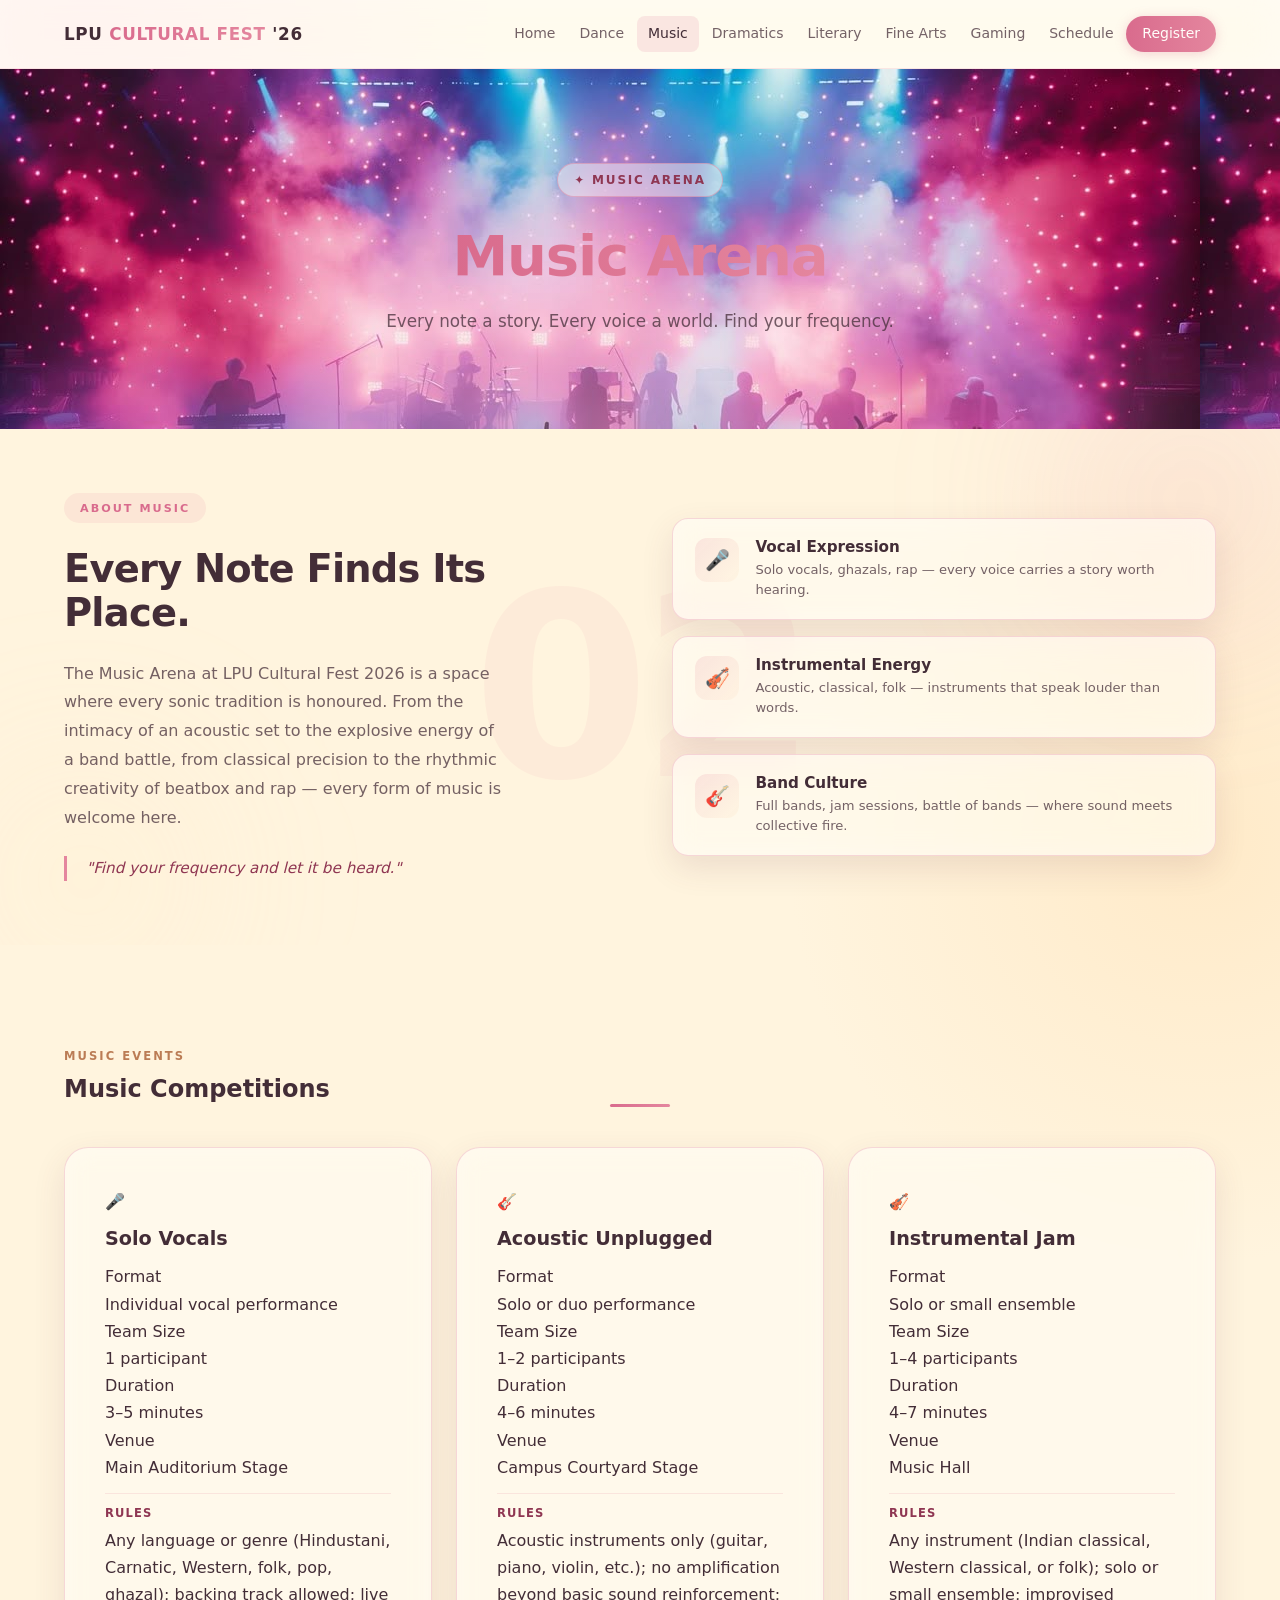
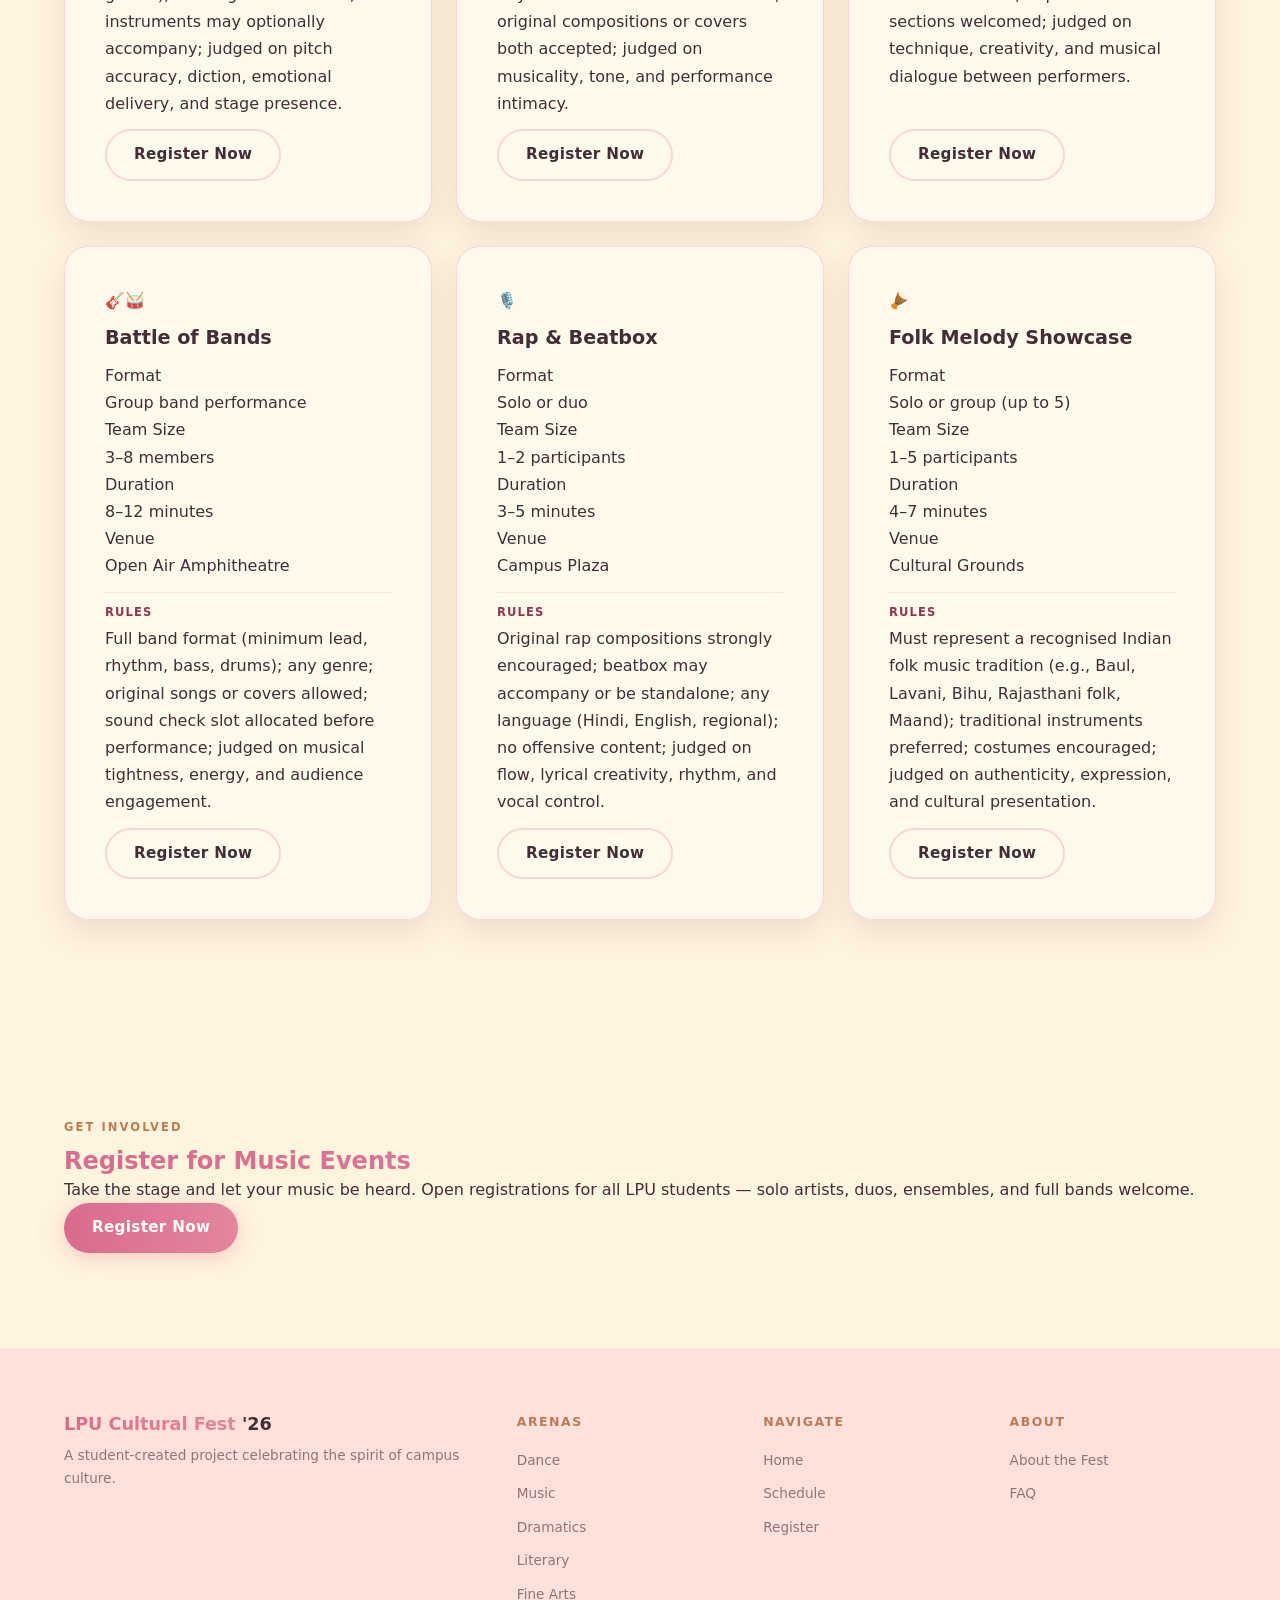
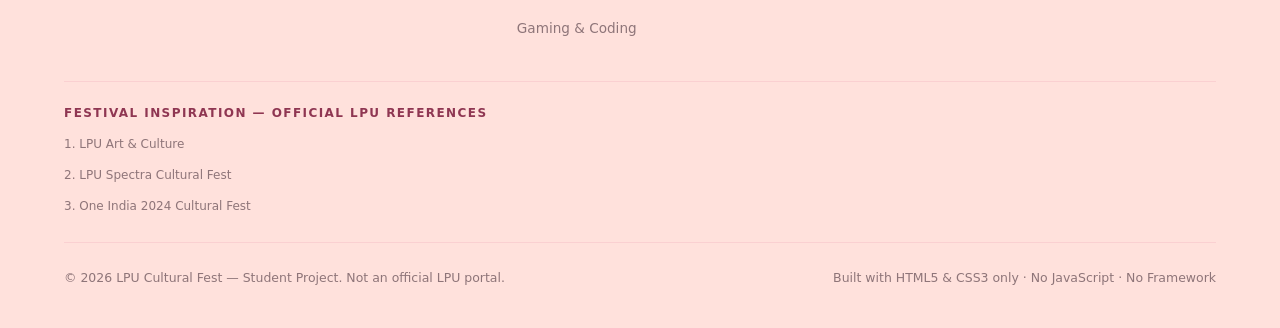
<file: Cultural_Fest/music.html>
<!DOCTYPE html>
<html lang="en">
<head>
  <meta charset="UTF-8" />
  <meta name="viewport" content="width=device-width, initial-scale=1.0" />
  <title>Music Arena — LPU Cultural Fest 2026</title>
  <meta name="description" content="Explore music events at LPU Cultural Fest 2026 — vocals, bands, instrumental, beatbox, folk melody, and more." />
  <link rel="stylesheet" href="css/style.css" />
</head>
<body>

  <!-- Background blobs -->
  <div class="bg-blob blob-1" aria-hidden="true"></div>
  <div class="bg-blob blob-2" aria-hidden="true"></div>

  <!-- Nav toggle checkbox -->
  <input type="checkbox" id="nav-toggle" aria-hidden="true" />

  <!-- Header -->
  <header class="site-header" role="banner">
    <div class="container nav-inner">
      <a href="index.html" class="nav-logo" aria-label="LPU Cultural Fest 2026 — Home">LPU <span>CULTURAL FEST</span> '26</a>
      <label for="nav-toggle" class="nav-toggle-label" aria-label="Toggle navigation menu"><span></span><span></span><span></span></label>
      <nav class="nav-links" aria-label="Primary navigation">
        <a href="index.html">Home</a>
        <a href="dance.html">Dance</a>
        <a href="music.html" class="active">Music</a>
        <a href="dramatics.html">Dramatics</a>
        <a href="literary.html">Literary</a>
        <a href="finearts.html">Fine Arts</a>
        <a href="gaming.html">Gaming</a>
        <a href="schedule.html">Schedule</a>
        <a href="register.html" class="nav-cta">Register</a>
      </nav>
    </div>
  </header>

  <!-- Main Content -->
  <main id="main-content">

    <!-- Page Hero -->
    <section class="page-hero" style="background-image: url('assets/images/fest-hero.jpg');" aria-label="Music Arena Hero">
      <div class="container">
        <div class="hero-badge">✦ Music Arena</div>
        <h1 class="page-hero-title text-gradient">Music Arena</h1>
        <p class="page-hero-sub">Every note a story. Every voice a world. Find your frequency.</p>
      </div>
    </section>

    <!-- Arena Story Section -->
    <section class="arena-story section-pad" aria-labelledby="about-music-heading">
      <div class="arena-story-number" aria-hidden="true">02</div>
      <div class="container">
        <div class="arena-story-grid">
          <div class="arena-story-narrative">
            <span class="arena-story-label">About Music</span>
            <h2 id="about-music-heading" class="arena-story-heading">Every Note Finds Its Place.</h2>
            <p class="arena-story-desc">The Music Arena at LPU Cultural Fest 2026 is a space where every sonic tradition is honoured. From the intimacy of an acoustic set to the explosive energy of a band battle, from classical precision to the rhythmic creativity of beatbox and rap — every form of music is welcome here.</p>
            <blockquote class="arena-story-quote">"Find your frequency and let it be heard."</blockquote>
          </div>
          <div class="arena-story-features">
            <div class="arena-feature-card">
              <div class="arena-feature-icon" aria-hidden="true">🎤</div>
              <div class="arena-feature-text">
                <h4>Vocal Expression</h4>
                <p>Solo vocals, ghazals, rap — every voice carries a story worth hearing.</p>
              </div>
            </div>
            <div class="arena-feature-card">
              <div class="arena-feature-icon" aria-hidden="true">🎻</div>
              <div class="arena-feature-text">
                <h4>Instrumental Energy</h4>
                <p>Acoustic, classical, folk — instruments that speak louder than words.</p>
              </div>
            </div>
            <div class="arena-feature-card">
              <div class="arena-feature-icon" aria-hidden="true">🎸</div>
              <div class="arena-feature-text">
                <h4>Band Culture</h4>
                <p>Full bands, jam sessions, battle of bands — where sound meets collective fire.</p>
              </div>
            </div>
          </div>
        </div>
      </div>
    </section>

    <!-- Events Section -->
    <section id="events" class="section-pad" aria-labelledby="music-events-heading">
      <div class="container">
        <span class="section-label">Music Events</span>
        <h2 id="music-events-heading">Music Competitions</h2>
        <div class="section-divider" aria-hidden="true"></div>

        <div class="events-grid">

          <!-- Event 1: Solo Vocals -->
          <article class="event-card glass-card" aria-labelledby="event-solo-vocals">
            <div class="event-card-emoji" aria-hidden="true">🎤</div>
            <h3 id="event-solo-vocals" class="event-card-title">Solo Vocals</h3>
            <dl class="event-meta">
              <div class="event-meta-row">
                <dt>Format</dt>
                <dd>Individual vocal performance</dd>
              </div>
              <div class="event-meta-row">
                <dt>Team Size</dt>
                <dd>1 participant</dd>
              </div>
              <div class="event-meta-row">
                <dt>Duration</dt>
                <dd>3–5 minutes</dd>
              </div>
              <div class="event-meta-row">
                <dt>Venue</dt>
                <dd>Main Auditorium Stage</dd>
              </div>
            </dl>
            <div class="event-rules">
              <h4>Rules</h4>
              <p>Any language or genre (Hindustani, Carnatic, Western, folk, pop, ghazal); backing track allowed; live instruments may optionally accompany; judged on pitch accuracy, diction, emotional delivery, and stage presence.</p>
            </div>
            <a href="register.html" class="btn btn-outline event-register-btn">Register Now</a>
          </article>

          <!-- Event 2: Acoustic Unplugged -->
          <article class="event-card glass-card" aria-labelledby="event-acoustic-unplugged">
            <div class="event-card-emoji" aria-hidden="true">🎸</div>
            <h3 id="event-acoustic-unplugged" class="event-card-title">Acoustic Unplugged</h3>
            <dl class="event-meta">
              <div class="event-meta-row">
                <dt>Format</dt>
                <dd>Solo or duo performance</dd>
              </div>
              <div class="event-meta-row">
                <dt>Team Size</dt>
                <dd>1–2 participants</dd>
              </div>
              <div class="event-meta-row">
                <dt>Duration</dt>
                <dd>4–6 minutes</dd>
              </div>
              <div class="event-meta-row">
                <dt>Venue</dt>
                <dd>Campus Courtyard Stage</dd>
              </div>
            </dl>
            <div class="event-rules">
              <h4>Rules</h4>
              <p>Acoustic instruments only (guitar, piano, violin, etc.); no amplification beyond basic sound reinforcement; original compositions or covers both accepted; judged on musicality, tone, and performance intimacy.</p>
            </div>
            <a href="register.html" class="btn btn-outline event-register-btn">Register Now</a>
          </article>

          <!-- Event 3: Instrumental Jam -->
          <article class="event-card glass-card" aria-labelledby="event-instrumental-jam">
            <div class="event-card-emoji" aria-hidden="true">🎻</div>
            <h3 id="event-instrumental-jam" class="event-card-title">Instrumental Jam</h3>
            <dl class="event-meta">
              <div class="event-meta-row">
                <dt>Format</dt>
                <dd>Solo or small ensemble</dd>
              </div>
              <div class="event-meta-row">
                <dt>Team Size</dt>
                <dd>1–4 participants</dd>
              </div>
              <div class="event-meta-row">
                <dt>Duration</dt>
                <dd>4–7 minutes</dd>
              </div>
              <div class="event-meta-row">
                <dt>Venue</dt>
                <dd>Music Hall</dd>
              </div>
            </dl>
            <div class="event-rules">
              <h4>Rules</h4>
              <p>Any instrument (Indian classical, Western classical, or folk); solo or small ensemble; improvised sections welcomed; judged on technique, creativity, and musical dialogue between performers.</p>
            </div>
            <a href="register.html" class="btn btn-outline event-register-btn">Register Now</a>
          </article>

          <!-- Event 4: Battle of Bands -->
          <article class="event-card glass-card" aria-labelledby="event-battle-of-bands">
            <div class="event-card-emoji" aria-hidden="true">🎸🥁</div>
            <h3 id="event-battle-of-bands" class="event-card-title">Battle of Bands</h3>
            <dl class="event-meta">
              <div class="event-meta-row">
                <dt>Format</dt>
                <dd>Group band performance</dd>
              </div>
              <div class="event-meta-row">
                <dt>Team Size</dt>
                <dd>3–8 members</dd>
              </div>
              <div class="event-meta-row">
                <dt>Duration</dt>
                <dd>8–12 minutes</dd>
              </div>
              <div class="event-meta-row">
                <dt>Venue</dt>
                <dd>Open Air Amphitheatre</dd>
              </div>
            </dl>
            <div class="event-rules">
              <h4>Rules</h4>
              <p>Full band format (minimum lead, rhythm, bass, drums); any genre; original songs or covers allowed; sound check slot allocated before performance; judged on musical tightness, energy, and audience engagement.</p>
            </div>
            <a href="register.html" class="btn btn-outline event-register-btn">Register Now</a>
          </article>

          <!-- Event 5: Rap & Beatbox -->
          <article class="event-card glass-card" aria-labelledby="event-rap-beatbox">
            <div class="event-card-emoji" aria-hidden="true">🎙️</div>
            <h3 id="event-rap-beatbox" class="event-card-title">Rap &amp; Beatbox</h3>
            <dl class="event-meta">
              <div class="event-meta-row">
                <dt>Format</dt>
                <dd>Solo or duo</dd>
              </div>
              <div class="event-meta-row">
                <dt>Team Size</dt>
                <dd>1–2 participants</dd>
              </div>
              <div class="event-meta-row">
                <dt>Duration</dt>
                <dd>3–5 minutes</dd>
              </div>
              <div class="event-meta-row">
                <dt>Venue</dt>
                <dd>Campus Plaza</dd>
              </div>
            </dl>
            <div class="event-rules">
              <h4>Rules</h4>
              <p>Original rap compositions strongly encouraged; beatbox may accompany or be standalone; any language (Hindi, English, regional); no offensive content; judged on flow, lyrical creativity, rhythm, and vocal control.</p>
            </div>
            <a href="register.html" class="btn btn-outline event-register-btn">Register Now</a>
          </article>

          <!-- Event 6: Folk Melody Showcase -->
          <article class="event-card glass-card" aria-labelledby="event-folk-melody">
            <div class="event-card-emoji" aria-hidden="true">🪘</div>
            <h3 id="event-folk-melody" class="event-card-title">Folk Melody Showcase</h3>
            <dl class="event-meta">
              <div class="event-meta-row">
                <dt>Format</dt>
                <dd>Solo or group (up to 5)</dd>
              </div>
              <div class="event-meta-row">
                <dt>Team Size</dt>
                <dd>1–5 participants</dd>
              </div>
              <div class="event-meta-row">
                <dt>Duration</dt>
                <dd>4–7 minutes</dd>
              </div>
              <div class="event-meta-row">
                <dt>Venue</dt>
                <dd>Cultural Grounds</dd>
              </div>
            </dl>
            <div class="event-rules">
              <h4>Rules</h4>
              <p>Must represent a recognised Indian folk music tradition (e.g., Baul, Lavani, Bihu, Rajasthani folk, Maand); traditional instruments preferred; costumes encouraged; judged on authenticity, expression, and cultural presentation.</p>
            </div>
            <a href="register.html" class="btn btn-outline event-register-btn">Register Now</a>
          </article>

        </div><!-- /.events-grid -->
      </div>
    </section>

    <!-- Registration CTA Section -->
    <section class="section-pad cta-section" aria-labelledby="music-cta-heading">
      <div class="container cta-inner">
        <span class="section-label">Get Involved</span>
        <h2 id="music-cta-heading" class="text-gradient">Register for Music Events</h2>
        <p>Take the stage and let your music be heard. Open registrations for all LPU students — solo artists, duos, ensembles, and full bands welcome.</p>
        <a href="register.html" class="btn btn-primary">Register Now</a>
      </div>
    </section>

  </main>

  <!-- Footer -->
  <footer class="site-footer" role="contentinfo">
    <div class="container">
      <div class="footer-grid">
        <div class="footer-brand">
          <h3><span class="text-gradient">LPU Cultural Fest</span> '26</h3>
          <p>A student-created project celebrating the spirit of campus culture.</p>
        </div>
        <div class="footer-col"><h4>Arenas</h4><ul><li><a href="dance.html">Dance</a></li><li><a href="music.html">Music</a></li><li><a href="dramatics.html">Dramatics</a></li><li><a href="literary.html">Literary</a></li><li><a href="finearts.html">Fine Arts</a></li><li><a href="gaming.html">Gaming &amp; Coding</a></li></ul></div>
        <div class="footer-col"><h4>Navigate</h4><ul><li><a href="index.html">Home</a></li><li><a href="schedule.html">Schedule</a></li><li><a href="register.html">Register</a></li></ul></div>
        <div class="footer-col"><h4>About</h4><ul><li><a href="index.html#about">About the Fest</a></li><li><a href="index.html#faq">FAQ</a></li></ul></div>
      </div>
      <div class="footer-sources">
        <h4>Festival Inspiration — Official LPU References</h4>
        <ul>
          <li><a href="https://www.lpu.in/campus-life/art-and-culture.php" target="_blank" rel="noopener noreferrer">1. LPU Art &amp; Culture</a></li>
          <li><a href="https://happenings.lpu.in/lpus-three-day-mega-cultural-fest-spectra-kick-started-at-the-campus/" target="_blank" rel="noopener noreferrer">2. LPU Spectra Cultural Fest</a></li>
          <li><a href="https://happenings.lpu.in/magnificent-display-of-indian-culture-at-lpus-annual-one-india-2024-cultural-fest/" target="_blank" rel="noopener noreferrer">3. One India 2024 Cultural Fest</a></li>
        </ul>
      </div>
      <div class="footer-bottom">
        <p>© 2026 LPU Cultural Fest — Student Project. Not an official LPU portal.</p>
        <p>Built with HTML5 &amp; CSS3 only · No JavaScript · No Framework</p>
      </div>
    </div>
  </footer>

</body>
</html>
</file>
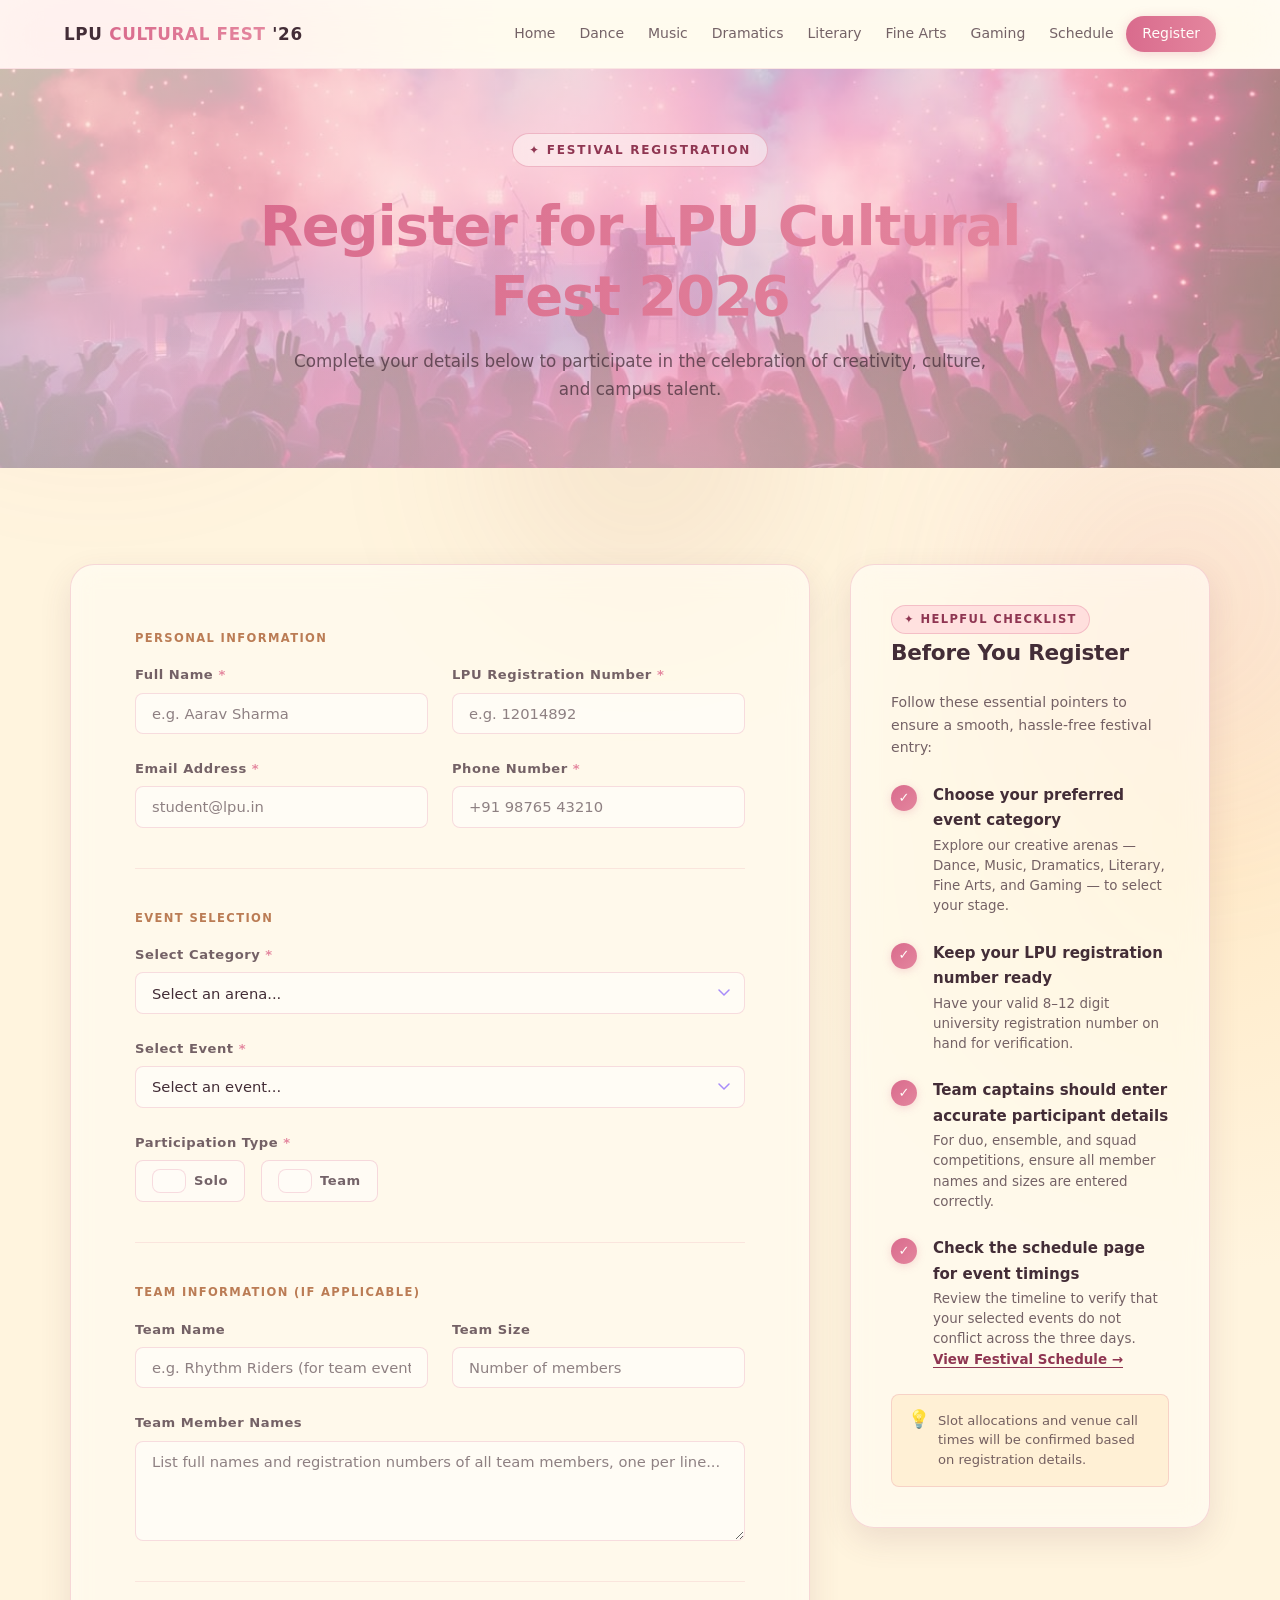
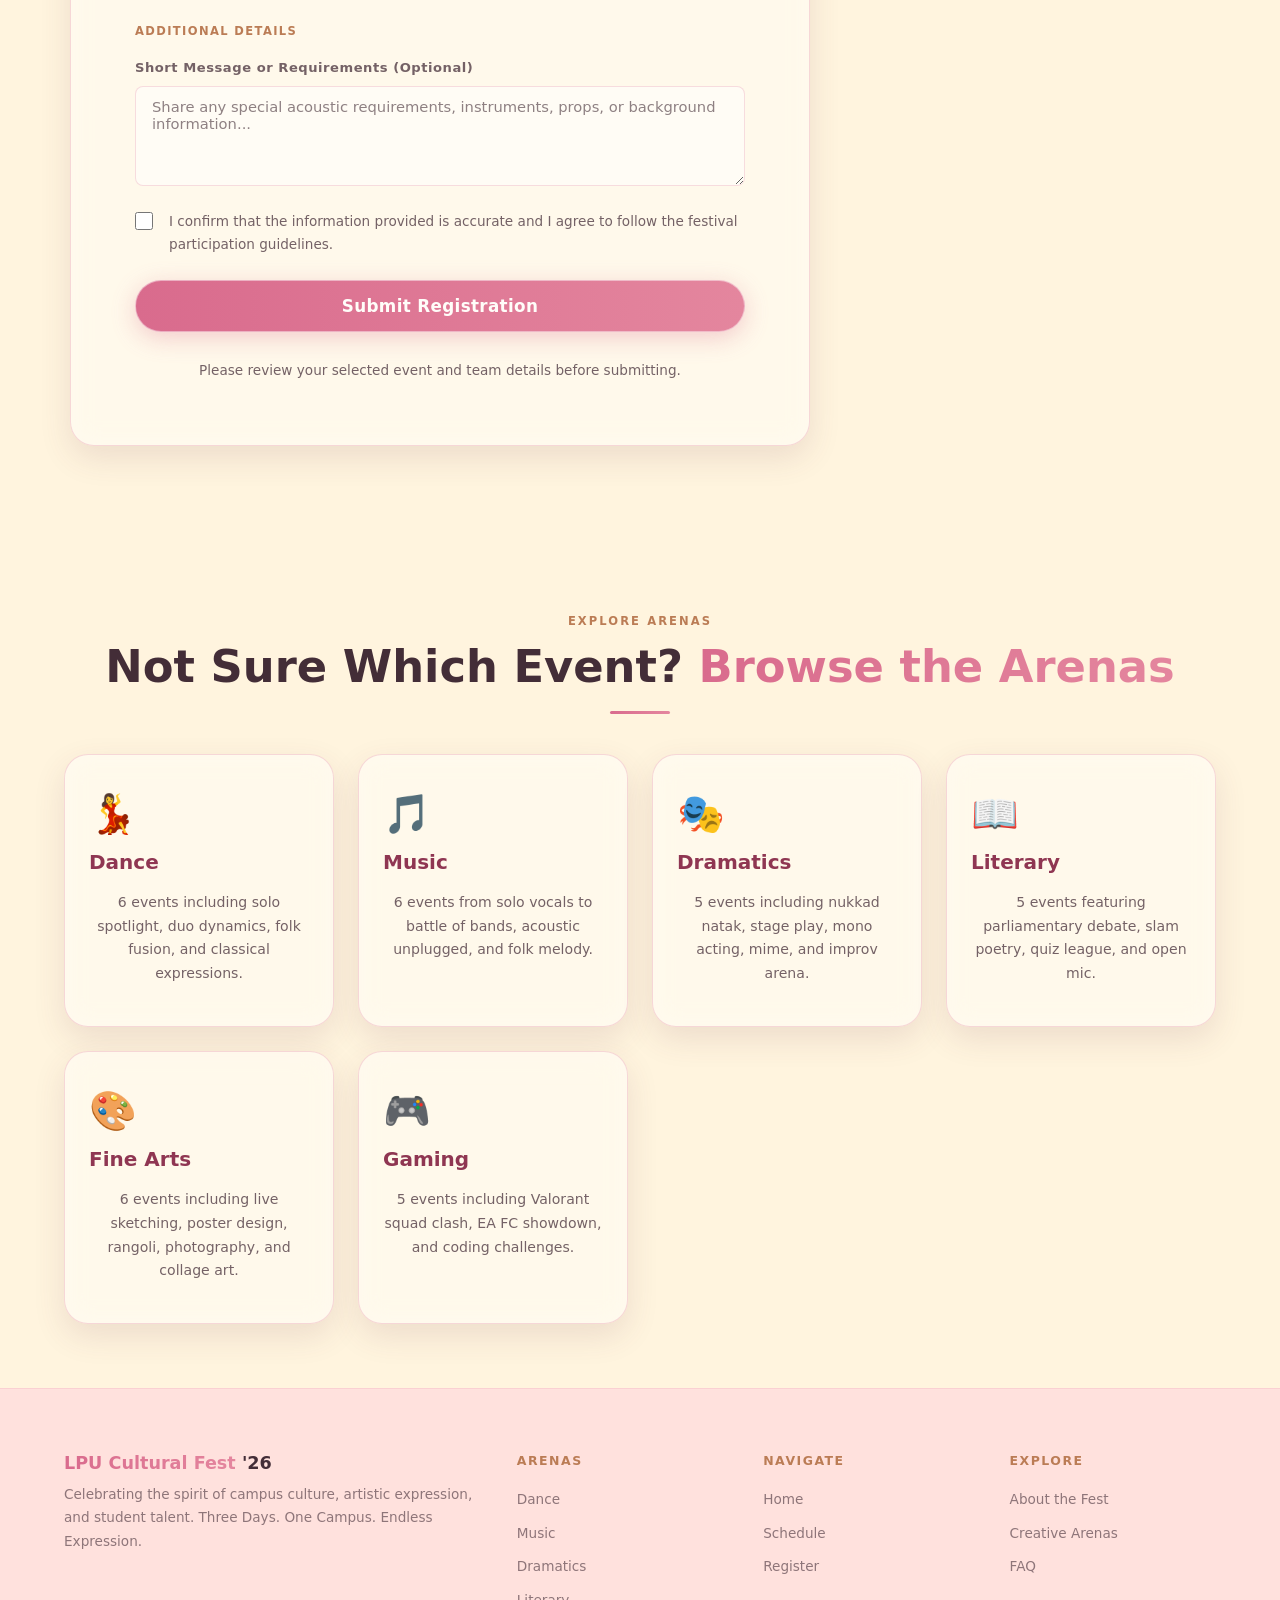
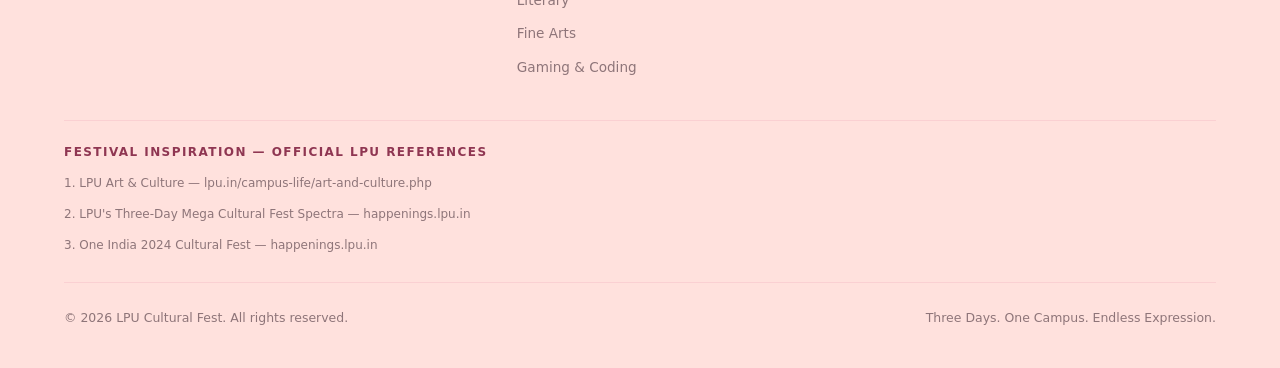
<file: Cultural_Fest/register.html>
<!DOCTYPE html>
<html lang="en">
<head>
  <meta charset="UTF-8" />
  <meta name="viewport" content="width=device-width, initial-scale=1.0" />
  <title>Register — LPU Cultural Fest 2026</title>
  <meta name="description" content="Register for LPU Cultural Fest 2026 — Three Days. One Campus. Endless Expression. Complete your registration for dance, music, dramatics, literary, fine arts, and gaming competitions." />
  <link rel="stylesheet" href="css/style.css" />
</head>
<body>

  <!-- Decorative background blobs -->
  <div class="bg-blob bg-blob-1" aria-hidden="true"></div>
  <div class="bg-blob bg-blob-2" aria-hidden="true"></div>
  <div class="bg-blob bg-blob-3" aria-hidden="true"></div>

  <!-- Nav Toggle (CSS-only hamburger) -->
  <input type="checkbox" id="nav-toggle" aria-hidden="true" />
  <header class="site-header" role="banner">
    <div class="container nav-inner">
      <a href="index.html" class="nav-logo" aria-label="LPU Cultural Fest 2026 — Home">
        LPU <span>CULTURAL FEST</span> '26
      </a>
      <label for="nav-toggle" class="nav-toggle-label" aria-label="Toggle navigation menu">
        <span></span><span></span><span></span>
      </label>
      <nav class="nav-links" aria-label="Primary navigation">
        <a href="index.html">Home</a>
        <a href="dance.html">Dance</a>
        <a href="music.html">Music</a>
        <a href="dramatics.html">Dramatics</a>
        <a href="literary.html">Literary</a>
        <a href="finearts.html">Fine Arts</a>
        <a href="gaming.html">Gaming</a>
        <a href="schedule.html">Schedule</a>
        <a href="register.html" class="nav-cta active">Register</a>
      </nav>
    </div>
  </header>

  <main id="main-content">

    <!-- Page Hero -->
    <section class="page-hero" aria-labelledby="reg-hero-title">
      <div class="container page-hero-content">
        <span class="hero-badge anim-fade-up">✦ Festival Registration</span>
        <h1 id="reg-hero-title" class="page-hero-title text-gradient anim-fade-up anim-fade-up-d1">
          Register for LPU Cultural Fest 2026
        </h1>
        <p class="page-hero-sub anim-fade-up anim-fade-up-d2">
          Complete your details below to participate in the celebration of creativity, culture, and campus talent.
        </p>
      </div>
    </section>

    <!-- Registration Section with Side Checklist -->
    <section class="section-pad" id="registration-section" aria-labelledby="form-heading">
      <div class="container">
        <div class="register-wrap">
          <h2 id="form-heading" class="sr-only">Festival Registration Form and Guidelines</h2>

          <div class="register-layout">

            <!-- Registration Form Area -->
            <form class="glass-card reg-form" action="#registration-section" method="get" id="registration-form" aria-label="LPU Cultural Fest 2026 Registration Form">

              <!-- PERSONAL INFORMATION -->
              <span class="form-section-title">Personal Information</span>

              <div class="form-row">
                <div class="form-group">
                  <label for="full-name">Full Name <span aria-hidden="true" style="color:var(--clr-pink);">*</span></label>
                  <input
                    type="text"
                    id="full-name"
                    name="full_name"
                    placeholder="e.g. Aarav Sharma"
                    required
                    minlength="2"
                    maxlength="60"
                    autocomplete="name"
                  />
                </div>
                <div class="form-group">
                  <label for="reg-number">LPU Registration Number <span aria-hidden="true" style="color:var(--clr-pink);">*</span></label>
                  <input
                    type="text"
                    id="reg-number"
                    name="reg_number"
                    placeholder="e.g. 12014892"
                    required
                    pattern="[0-9]{8,12}"
                    title="Enter your 8–12 digit LPU registration number"
                  />
                </div>
              </div>

              <div class="form-row">
                <div class="form-group">
                  <label for="email">Email Address <span aria-hidden="true" style="color:var(--clr-pink);">*</span></label>
                  <input
                    type="email"
                    id="email"
                    name="email"
                    placeholder="student@lpu.in"
                    required
                    autocomplete="email"
                  />
                </div>
                <div class="form-group">
                  <label for="phone">Phone Number <span aria-hidden="true" style="color:var(--clr-pink);">*</span></label>
                  <input
                    type="tel"
                    id="phone"
                    name="phone"
                    placeholder="+91 98765 43210"
                    required
                    pattern="[+]?[0-9\s\-]{10,15}"
                    title="Enter a valid phone number (10–15 digits)"
                    autocomplete="tel"
                  />
                </div>
              </div>

              <hr class="form-divider" />

              <!-- EVENT SELECTION -->
              <span class="form-section-title">Event Selection</span>

              <div class="form-group">
                <label for="category">Select Category <span aria-hidden="true" style="color:var(--clr-pink);">*</span></label>
                <select id="category" name="category" required>
                  <option value="" disabled selected>Select an arena...</option>
                  <option value="dance">Dance</option>
                  <option value="music">Music</option>
                  <option value="dramatics">Dramatics</option>
                  <option value="literary">Literary</option>
                  <option value="finearts">Fine Arts</option>
                  <option value="gaming">Gaming &amp; Coding</option>
                </select>
              </div>

              <div class="form-group">
                <label for="event">Select Event <span aria-hidden="true" style="color:var(--clr-pink);">*</span></label>
                <select id="event" name="event" required>
                  <option value="" disabled selected>Select an event...</option>
                  <optgroup label="Dance">
                    <option value="solo-spotlight">Solo Spotlight</option>
                    <option value="duo-dynamics">Duo Dynamics</option>
                    <option value="group-choreography">Group Choreography</option>
                    <option value="folk-fusion">Folk Fusion</option>
                    <option value="street-dance">Street Dance Face-Off</option>
                    <option value="classical-expressions">Classical Expressions</option>
                  </optgroup>
                  <optgroup label="Music">
                    <option value="solo-vocals">Solo Vocals</option>
                    <option value="acoustic-unplugged">Acoustic Unplugged</option>
                    <option value="instrumental-jam">Instrumental Jam</option>
                    <option value="battle-of-bands">Battle of Bands</option>
                    <option value="rap-beatbox">Rap &amp; Beatbox</option>
                    <option value="folk-melody">Folk Melody Showcase</option>
                  </optgroup>
                  <optgroup label="Dramatics">
                    <option value="nukkad-natak">Nukkad Natak</option>
                    <option value="stage-play">Stage Play</option>
                    <option value="mono-acting">Mono Acting</option>
                    <option value="mime">Mime Performance</option>
                    <option value="improv">Improv Arena</option>
                  </optgroup>
                  <optgroup label="Literary">
                    <option value="debate">Debate Championship</option>
                    <option value="slam-poetry">Slam Poetry</option>
                    <option value="creative-writing">Creative Writing</option>
                    <option value="quiz-league">Quiz League</option>
                    <option value="open-mic">Open Mic</option>
                  </optgroup>
                  <optgroup label="Fine Arts">
                    <option value="live-sketching">Live Sketching</option>
                    <option value="poster-design">Poster Design</option>
                    <option value="rangoli">Rangoli</option>
                    <option value="face-painting">Face Painting</option>
                    <option value="collage-art">Collage Art</option>
                    <option value="photography-walk">Photography Walk</option>
                  </optgroup>
                  <optgroup label="Gaming &amp; Coding">
                    <option value="valorant">Valorant Squad Clash</option>
                    <option value="ea-fc">EA FC Showdown</option>
                    <option value="mobile-gaming">Mobile Gaming Arena</option>
                    <option value="frontend-sprint">Frontend Design Sprint</option>
                    <option value="coding-challenge">Coding Challenge</option>
                  </optgroup>
                </select>
              </div>

              <div class="form-group">
                <label>Participation Type <span aria-hidden="true" style="color:var(--clr-pink);">*</span></label>
                <div class="radio-group" role="radiogroup" aria-label="Participation Type">
                  <label class="radio-option">
                    <input type="radio" name="participation_type" value="solo" checked /> Solo
                  </label>
                  <label class="radio-option">
                    <input type="radio" name="participation_type" value="team" /> Team
                  </label>
                </div>
              </div>

              <hr class="form-divider" />

              <!-- TEAM INFORMATION -->
              <span class="form-section-title">Team Information (if applicable)</span>

              <div class="form-row">
                <div class="form-group">
                  <label for="team-name">Team Name</label>
                  <input
                    type="text"
                    id="team-name"
                    name="team_name"
                    placeholder="e.g. Rhythm Riders (for team events)"
                  />
                </div>
                <div class="form-group">
                  <label for="team-size">Team Size</label>
                  <input
                    type="number"
                    id="team-size"
                    name="team_size"
                    min="1"
                    max="25"
                    placeholder="Number of members"
                  />
                </div>
              </div>

              <div class="form-group">
                <label for="team-members">Team Member Names</label>
                <textarea
                  id="team-members"
                  name="team_members"
                  placeholder="List full names and registration numbers of all team members, one per line..."
                  rows="4"
                ></textarea>
              </div>

              <hr class="form-divider" />

              <!-- ADDITIONAL INFORMATION -->
              <span class="form-section-title">Additional Details</span>

              <div class="form-group">
                <label for="message">Short Message or Requirements (Optional)</label>
                <textarea
                  id="message"
                  name="message"
                  placeholder="Share any special acoustic requirements, instruments, props, or background information..."
                  rows="3"
                ></textarea>
              </div>

              <!-- Agreement Checkbox -->
              <div class="form-check">
                <input type="checkbox" id="agree" name="agree" required />
                <label for="agree">
                  I confirm that the information provided is accurate and I agree to follow the festival participation guidelines.
                </label>
              </div>

              <!-- Submit Button -->
              <button
                type="submit"
                class="btn btn-submit"
              >
                Submit Registration
              </button>

              <!-- Review note below button -->
              <p class="form-review-note">
                Please review your selected event and team details before submitting.
              </p>

            </form>
            <!-- end form -->

            <!-- Side Card: Before You Register -->
            <aside class="glass-card before-register-card" aria-label="Before You Register checklist">
              <div class="before-register-header">
                <span class="before-register-badge">✦ Helpful Checklist</span>
                <h3 class="before-register-title">Before You Register</h3>
              </div>
              <p class="before-register-sub">
                Follow these essential pointers to ensure a smooth, hassle-free festival entry:
              </p>

              <ul class="before-register-list">
                <li>
                  <span class="check-icon" aria-hidden="true">✓</span>
                  <div>
                    <strong>Choose your preferred event category</strong>
                    <p>Explore our creative arenas — Dance, Music, Dramatics, Literary, Fine Arts, and Gaming — to select your stage.</p>
                  </div>
                </li>
                <li>
                  <span class="check-icon" aria-hidden="true">✓</span>
                  <div>
                    <strong>Keep your LPU registration number ready</strong>
                    <p>Have your valid 8–12 digit university registration number on hand for verification.</p>
                  </div>
                </li>
                <li>
                  <span class="check-icon" aria-hidden="true">✓</span>
                  <div>
                    <strong>Team captains should enter accurate participant details</strong>
                    <p>For duo, ensemble, and squad competitions, ensure all member names and sizes are entered correctly.</p>
                  </div>
                </li>
                <li>
                  <span class="check-icon" aria-hidden="true">✓</span>
                  <div>
                    <strong>Check the schedule page for event timings</strong>
                    <p>Review the timeline to verify that your selected events do not conflict across the three days. <a href="schedule.html" class="inline-link">View Festival Schedule &rarr;</a></p>
                  </div>
                </li>
              </ul>

              <div class="before-register-tip">
                <span class="tip-icon" aria-hidden="true">💡</span>
                <p>Slot allocations and venue call times will be confirmed based on registration details.</p>
              </div>
            </aside>

          </div>
          <!-- end .register-layout -->

        </div>
        <!-- end .register-wrap -->
      </div>
    </section>

    <!-- Explore More — Arena Cards -->
    <section class="section-pad--sm" aria-labelledby="arenas-explore-heading">
      <div class="container text-center">
        <span class="section-label">Explore Arenas</span>
        <h2 id="arenas-explore-heading" class="section-title">Not Sure Which Event? <span class="text-gradient">Browse the Arenas</span></h2>
        <div class="section-divider"></div>

        <div class="arenas-grid" style="margin-top:var(--gap-lg);">

          <a href="dance.html" class="glass-card arena-card" style="text-decoration:none;">
            <div class="arena-icon" aria-hidden="true">💃</div>
            <h3 class="arena-name">Dance</h3>
            <p class="arena-desc">6 events including solo spotlight, duo dynamics, folk fusion, and classical expressions.</p>
          </a>

          <a href="music.html" class="glass-card arena-card" style="text-decoration:none;">
            <div class="arena-icon" aria-hidden="true">🎵</div>
            <h3 class="arena-name">Music</h3>
            <p class="arena-desc">6 events from solo vocals to battle of bands, acoustic unplugged, and folk melody.</p>
          </a>

          <a href="dramatics.html" class="glass-card arena-card" style="text-decoration:none;">
            <div class="arena-icon" aria-hidden="true">🎭</div>
            <h3 class="arena-name">Dramatics</h3>
            <p class="arena-desc">5 events including nukkad natak, stage play, mono acting, mime, and improv arena.</p>
          </a>

          <a href="literary.html" class="glass-card arena-card" style="text-decoration:none;">
            <div class="arena-icon" aria-hidden="true">📖</div>
            <h3 class="arena-name">Literary</h3>
            <p class="arena-desc">5 events featuring parliamentary debate, slam poetry, quiz league, and open mic.</p>
          </a>

          <a href="finearts.html" class="glass-card arena-card" style="text-decoration:none;">
            <div class="arena-icon" aria-hidden="true">🎨</div>
            <h3 class="arena-name">Fine Arts</h3>
            <p class="arena-desc">6 events including live sketching, poster design, rangoli, photography, and collage art.</p>
          </a>

          <a href="gaming.html" class="glass-card arena-card" style="text-decoration:none;">
            <div class="arena-icon" aria-hidden="true">🎮</div>
            <h3 class="arena-name">Gaming</h3>
            <p class="arena-desc">5 events including Valorant squad clash, EA FC showdown, and coding challenges.</p>
          </a>

        </div>
        <!-- end .arenas-grid -->
      </div>
    </section>

  </main>

  <!-- Footer -->
  <footer class="site-footer" role="contentinfo">
    <div class="container">
      <div class="footer-grid">

        <div class="footer-brand">
          <h3><span class="text-gradient">LPU Cultural Fest</span> '26</h3>
          <p>
            Celebrating the spirit of campus culture, artistic expression, and student talent.
            Three Days. One Campus. Endless Expression.
          </p>
        </div>

        <div class="footer-col">
          <h4>Arenas</h4>
          <ul>
            <li><a href="dance.html">Dance</a></li>
            <li><a href="music.html">Music</a></li>
            <li><a href="dramatics.html">Dramatics</a></li>
            <li><a href="literary.html">Literary</a></li>
            <li><a href="finearts.html">Fine Arts</a></li>
            <li><a href="gaming.html">Gaming &amp; Coding</a></li>
          </ul>
        </div>

        <div class="footer-col">
          <h4>Navigate</h4>
          <ul>
            <li><a href="index.html">Home</a></li>
            <li><a href="schedule.html">Schedule</a></li>
            <li><a href="register.html">Register</a></li>
          </ul>
        </div>

        <div class="footer-col">
          <h4>Explore</h4>
          <ul>
            <li><a href="index.html#about">About the Fest</a></li>
            <li><a href="index.html#arenas">Creative Arenas</a></li>
            <li><a href="index.html#faq">FAQ</a></li>
          </ul>
        </div>

      </div>

      <div class="footer-sources">
        <h4>Festival Inspiration — Official LPU References</h4>
        <ul>
          <li>
            <a href="https://www.lpu.in/campus-life/art-and-culture.php"
               target="_blank" rel="noopener noreferrer">
              1. LPU Art &amp; Culture — lpu.in/campus-life/art-and-culture.php
            </a>
          </li>
          <li>
            <a href="https://happenings.lpu.in/lpus-three-day-mega-cultural-fest-spectra-kick-started-at-the-campus/"
               target="_blank" rel="noopener noreferrer">
              2. LPU's Three-Day Mega Cultural Fest Spectra — happenings.lpu.in
            </a>
          </li>
          <li>
            <a href="https://happenings.lpu.in/magnificent-display-of-indian-culture-at-lpus-annual-one-india-2024-cultural-fest/"
               target="_blank" rel="noopener noreferrer">
              3. One India 2024 Cultural Fest — happenings.lpu.in
            </a>
          </li>
        </ul>
      </div>

      <div class="footer-bottom">
        <p>&copy; 2026 LPU Cultural Fest. All rights reserved.</p>
        <p>Three Days. One Campus. Endless Expression.</p>
      </div>
    </div>
  </footer>

</body>
</html>
</file>
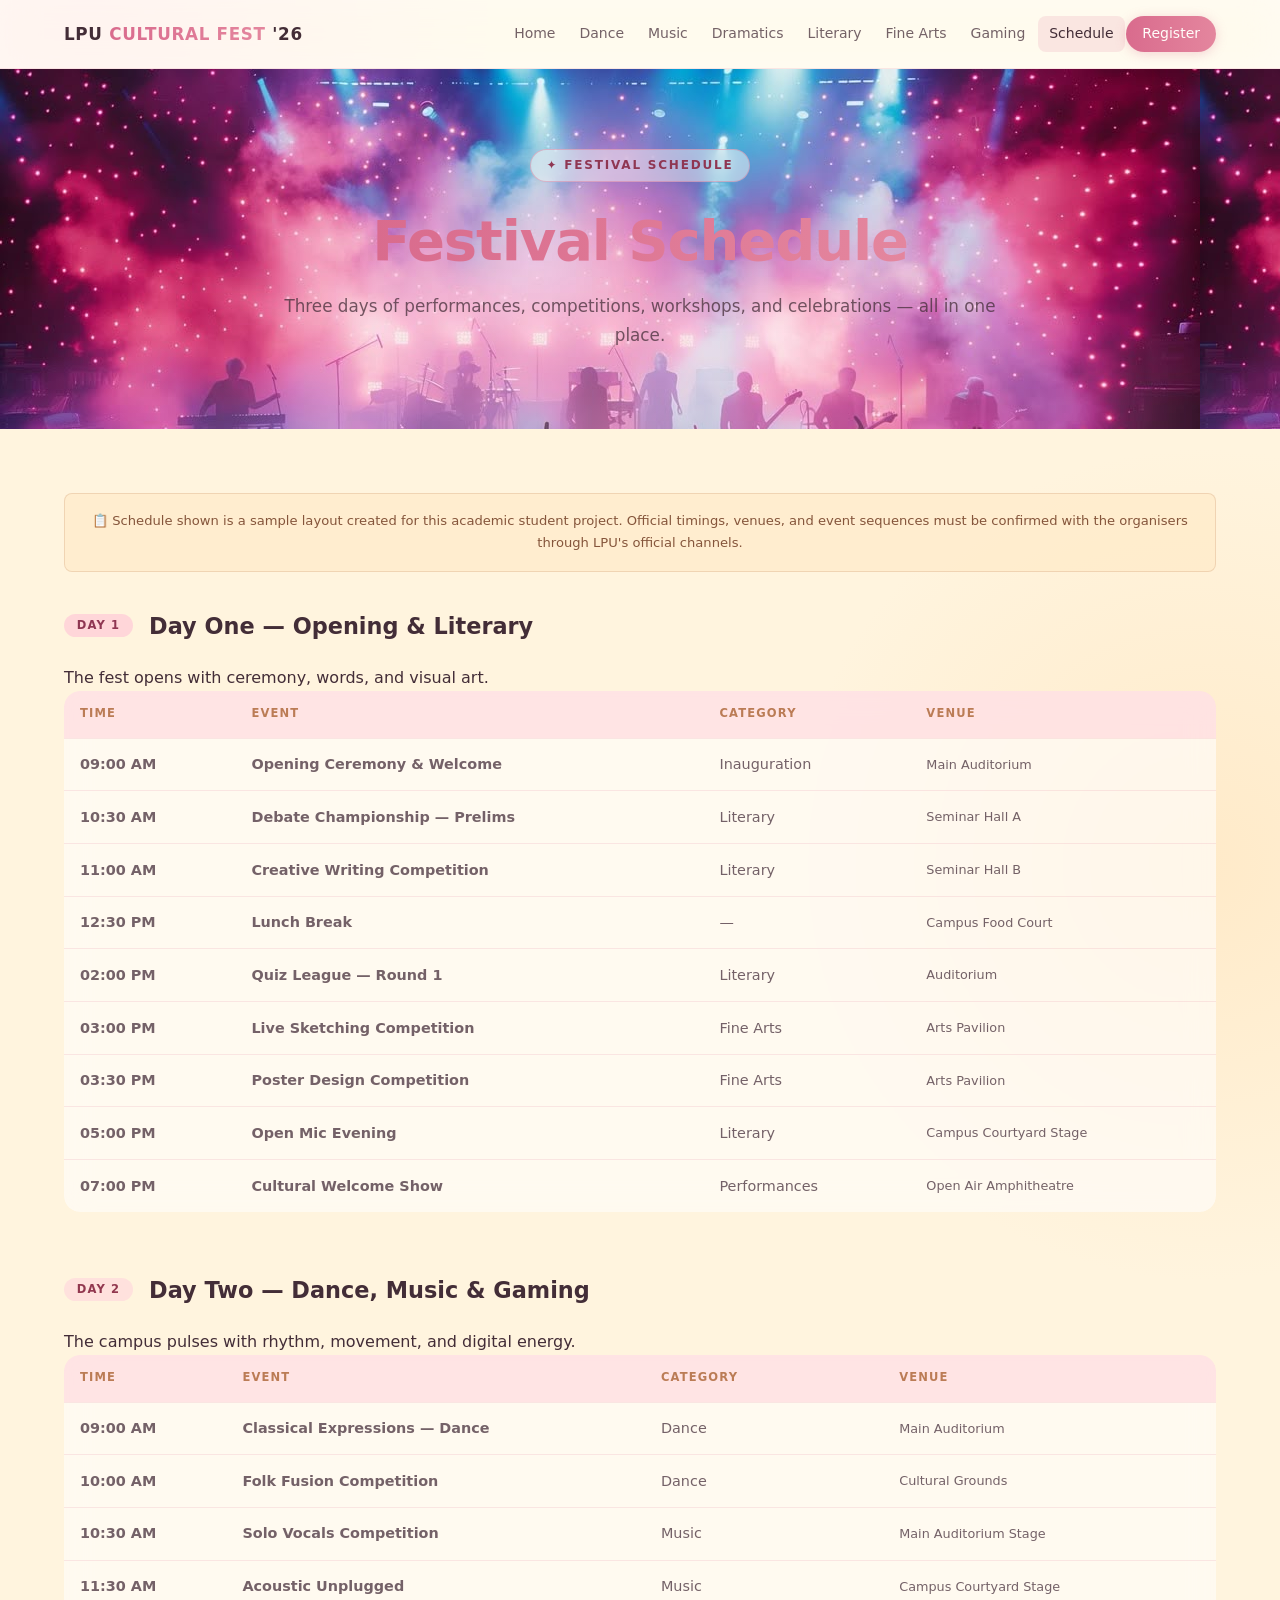
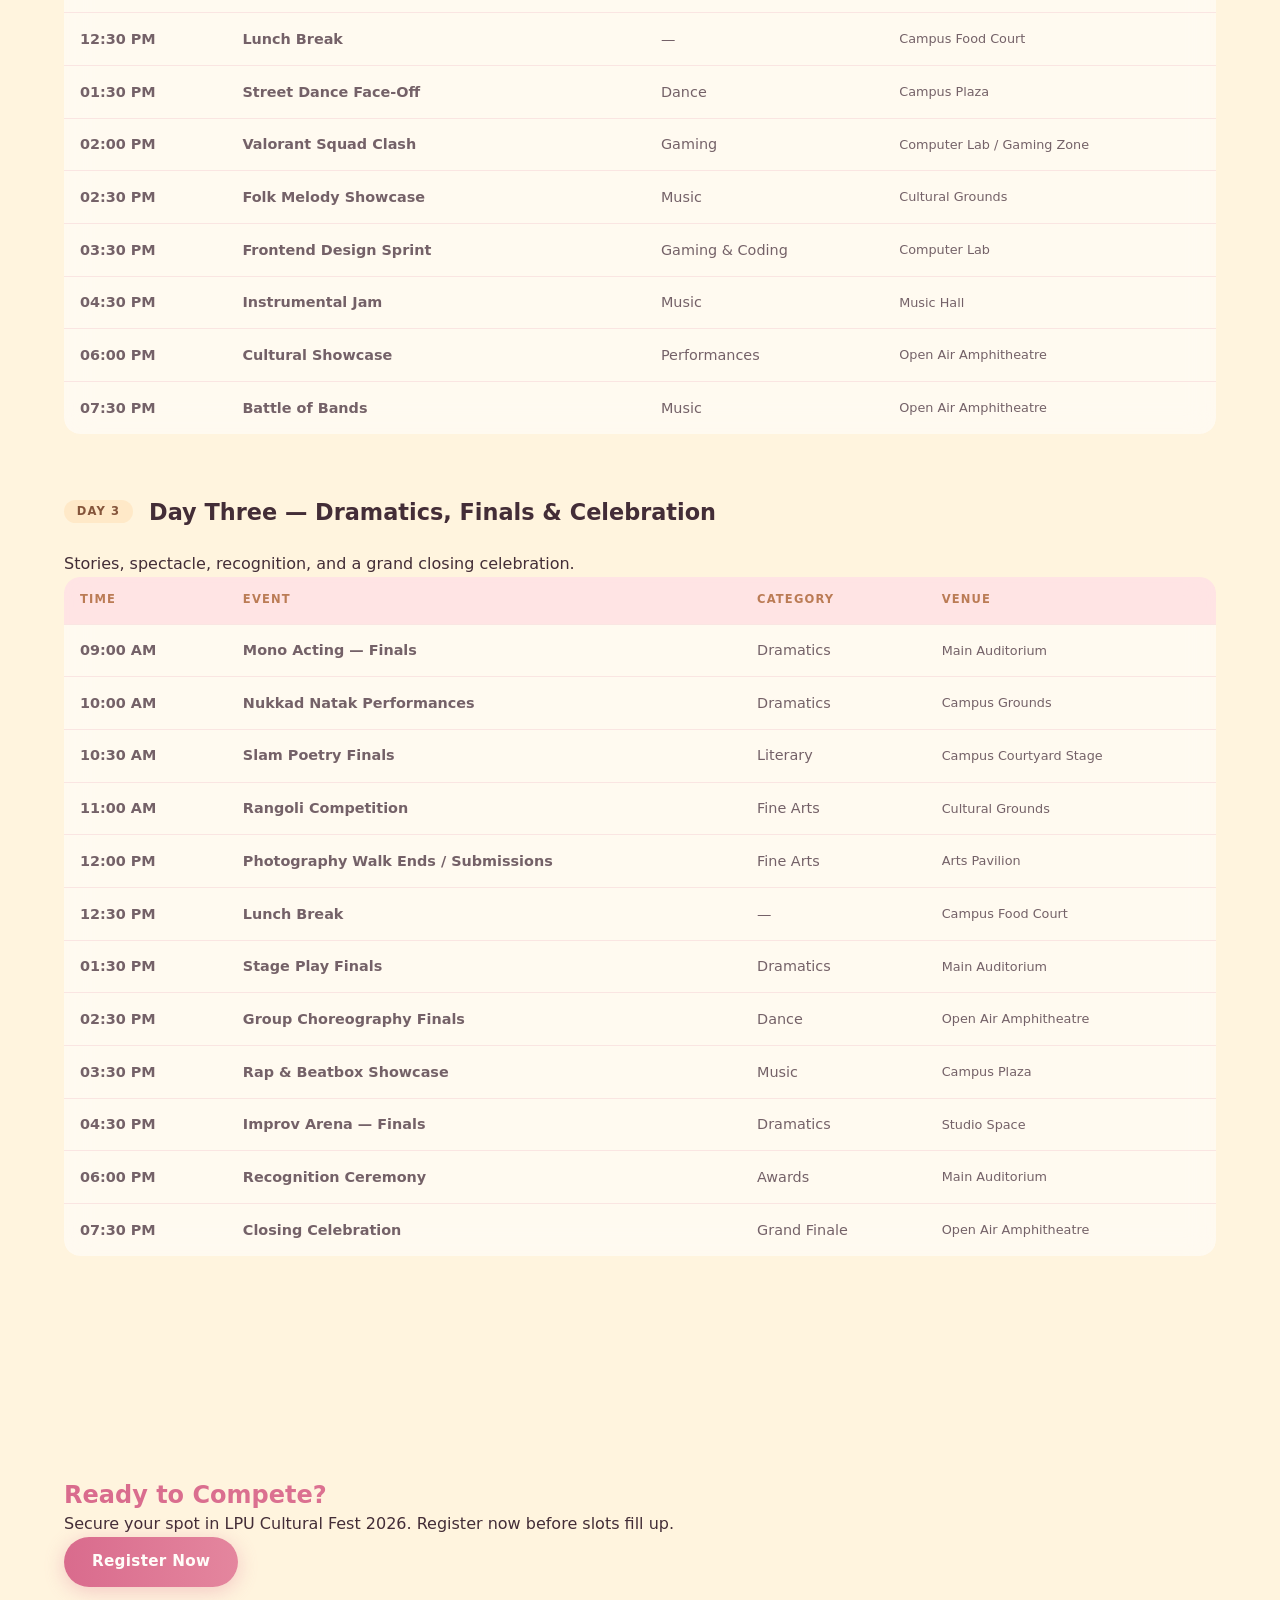
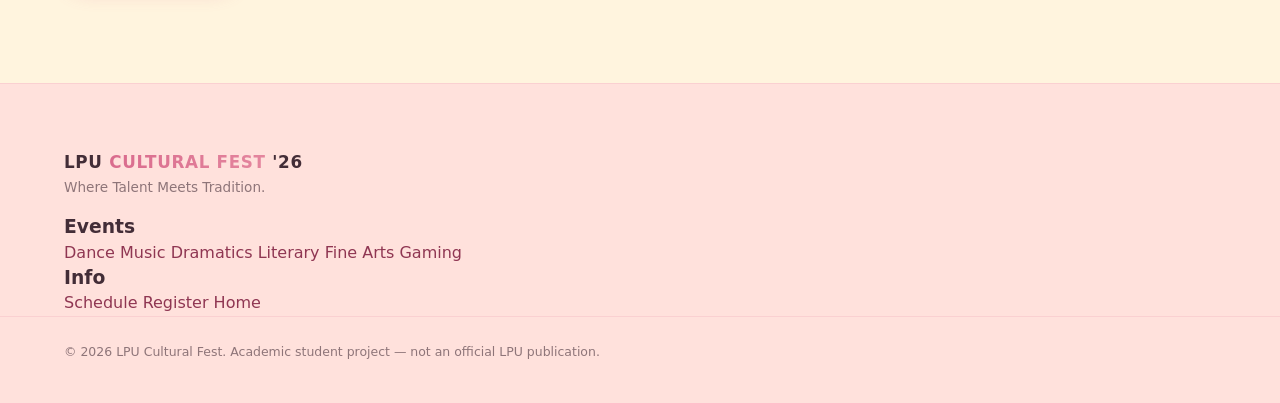
<file: Cultural_Fest/schedule.html>
<!DOCTYPE html>
<html lang="en">
<head>
  <meta charset="UTF-8" />
  <meta name="viewport" content="width=device-width, initial-scale=1.0" />
  <title>Festival Schedule — LPU Cultural Fest 2026</title>
  <meta name="description" content="Full three-day schedule for LPU Cultural Fest 2026 — performances, competitions, workshops, and celebrations." />
  <link rel="stylesheet" href="css/style.css" />
</head>
<body>

  <input type="checkbox" id="nav-toggle" aria-hidden="true" />
  <header class="site-header" role="banner">
    <div class="container nav-inner">
      <a href="index.html" class="nav-logo">LPU <span>CULTURAL FEST</span> '26</a>
      <label for="nav-toggle" class="nav-toggle-label" aria-label="Toggle navigation menu"><span></span><span></span><span></span></label>
      <nav class="nav-links" aria-label="Primary navigation">
        <a href="index.html">Home</a><a href="dance.html">Dance</a><a href="music.html">Music</a>
        <a href="dramatics.html">Dramatics</a><a href="literary.html">Literary</a>
        <a href="finearts.html">Fine Arts</a><a href="gaming.html">Gaming</a>
        <a href="schedule.html" class="active">Schedule</a><a href="register.html" class="nav-cta">Register</a>
      </nav>
    </div>
  </header>

  <main id="main-content">

    <!-- Page Hero -->
    <section class="page-hero" style="background-image: url('assets/images/fest-hero.jpg');" aria-label="Schedule page hero">
      <div class="page-hero-overlay"></div>
      <div class="container page-hero-content">
        <div class="hero-badge">✦ Festival Schedule</div>
        <h1 class="page-hero-title text-gradient">Festival Schedule</h1>
        <p class="page-hero-sub">Three days of performances, competitions, workshops, and celebrations — all in one place.</p>
      </div>
    </section>

    <!-- Schedule Note -->
    <section class="section-pad--sm">
      <div class="container">
        <p class="schedule-note">
          📋 Schedule shown is a sample layout created for this academic student project.
          Official timings, venues, and event sequences must be confirmed with the organisers
          through LPU's official channels.
        </p>

        <!-- ===================== DAY 1 ===================== -->
        <div class="schedule-day-section">
          <h2 class="schedule-day-title">
            <span class="schedule-day-badge badge-day1">Day 1</span>
            Day One — Opening &amp; Literary
          </h2>
          <p class="schedule-day-subtitle">The fest opens with ceremony, words, and visual art.</p>

          <!-- Desktop Table -->
          <div class="schedule-table-wrap">
            <table class="schedule-table" role="table" aria-label="Day 1 Schedule">
              <thead>
                <tr>
                  <th scope="col">Time</th>
                  <th scope="col">Event</th>
                  <th scope="col">Category</th>
                  <th scope="col">Venue</th>
                </tr>
              </thead>
              <tbody>
                <tr>
                  <td class="schedule-time">09:00 AM</td>
                  <td class="schedule-event-name">Opening Ceremony &amp; Welcome</td>
                  <td>Inauguration</td>
                  <td class="schedule-venue">Main Auditorium</td>
                </tr>
                <tr>
                  <td class="schedule-time">10:30 AM</td>
                  <td class="schedule-event-name">Debate Championship — Prelims</td>
                  <td>Literary</td>
                  <td class="schedule-venue">Seminar Hall A</td>
                </tr>
                <tr>
                  <td class="schedule-time">11:00 AM</td>
                  <td class="schedule-event-name">Creative Writing Competition</td>
                  <td>Literary</td>
                  <td class="schedule-venue">Seminar Hall B</td>
                </tr>
                <tr>
                  <td class="schedule-time">12:30 PM</td>
                  <td class="schedule-event-name">Lunch Break</td>
                  <td>—</td>
                  <td class="schedule-venue">Campus Food Court</td>
                </tr>
                <tr>
                  <td class="schedule-time">02:00 PM</td>
                  <td class="schedule-event-name">Quiz League — Round 1</td>
                  <td>Literary</td>
                  <td class="schedule-venue">Auditorium</td>
                </tr>
                <tr>
                  <td class="schedule-time">03:00 PM</td>
                  <td class="schedule-event-name">Live Sketching Competition</td>
                  <td>Fine Arts</td>
                  <td class="schedule-venue">Arts Pavilion</td>
                </tr>
                <tr>
                  <td class="schedule-time">03:30 PM</td>
                  <td class="schedule-event-name">Poster Design Competition</td>
                  <td>Fine Arts</td>
                  <td class="schedule-venue">Arts Pavilion</td>
                </tr>
                <tr>
                  <td class="schedule-time">05:00 PM</td>
                  <td class="schedule-event-name">Open Mic Evening</td>
                  <td>Literary</td>
                  <td class="schedule-venue">Campus Courtyard Stage</td>
                </tr>
                <tr>
                  <td class="schedule-time">07:00 PM</td>
                  <td class="schedule-event-name">Cultural Welcome Show</td>
                  <td>Performances</td>
                  <td class="schedule-venue">Open Air Amphitheatre</td>
                </tr>
              </tbody>
            </table>
          </div>

          <!-- Mobile Cards -->
          <div class="schedule-cards" aria-label="Day 1 schedule cards">
            <div class="schedule-card-item">
              <div class="schedule-card-time">09:00 AM</div>
              <div class="schedule-card-info">
                <strong>Opening Ceremony &amp; Welcome</strong>
                <span>Inauguration · Main Auditorium</span>
              </div>
            </div>
            <div class="schedule-card-item">
              <div class="schedule-card-time">10:30 AM</div>
              <div class="schedule-card-info">
                <strong>Debate Championship — Prelims</strong>
                <span>Literary · Seminar Hall A</span>
              </div>
            </div>
            <div class="schedule-card-item">
              <div class="schedule-card-time">11:00 AM</div>
              <div class="schedule-card-info">
                <strong>Creative Writing Competition</strong>
                <span>Literary · Seminar Hall B</span>
              </div>
            </div>
            <div class="schedule-card-item">
              <div class="schedule-card-time">12:30 PM</div>
              <div class="schedule-card-info">
                <strong>Lunch Break</strong>
                <span>— · Campus Food Court</span>
              </div>
            </div>
            <div class="schedule-card-item">
              <div class="schedule-card-time">02:00 PM</div>
              <div class="schedule-card-info">
                <strong>Quiz League — Round 1</strong>
                <span>Literary · Auditorium</span>
              </div>
            </div>
            <div class="schedule-card-item">
              <div class="schedule-card-time">03:00 PM</div>
              <div class="schedule-card-info">
                <strong>Live Sketching Competition</strong>
                <span>Fine Arts · Arts Pavilion</span>
              </div>
            </div>
            <div class="schedule-card-item">
              <div class="schedule-card-time">03:30 PM</div>
              <div class="schedule-card-info">
                <strong>Poster Design Competition</strong>
                <span>Fine Arts · Arts Pavilion</span>
              </div>
            </div>
            <div class="schedule-card-item">
              <div class="schedule-card-time">05:00 PM</div>
              <div class="schedule-card-info">
                <strong>Open Mic Evening</strong>
                <span>Literary · Campus Courtyard Stage</span>
              </div>
            </div>
            <div class="schedule-card-item">
              <div class="schedule-card-time">07:00 PM</div>
              <div class="schedule-card-info">
                <strong>Cultural Welcome Show</strong>
                <span>Performances · Open Air Amphitheatre</span>
              </div>
            </div>
          </div>
        </div><!-- /schedule-day-section day1 -->

        <!-- ===================== DAY 2 ===================== -->
        <div class="schedule-day-section">
          <h2 class="schedule-day-title">
            <span class="schedule-day-badge badge-day2">Day 2</span>
            Day Two — Dance, Music &amp; Gaming
          </h2>
          <p class="schedule-day-subtitle">The campus pulses with rhythm, movement, and digital energy.</p>

          <!-- Desktop Table -->
          <div class="schedule-table-wrap">
            <table class="schedule-table" role="table" aria-label="Day 2 Schedule">
              <thead>
                <tr>
                  <th scope="col">Time</th>
                  <th scope="col">Event</th>
                  <th scope="col">Category</th>
                  <th scope="col">Venue</th>
                </tr>
              </thead>
              <tbody>
                <tr>
                  <td class="schedule-time">09:00 AM</td>
                  <td class="schedule-event-name">Classical Expressions — Dance</td>
                  <td>Dance</td>
                  <td class="schedule-venue">Main Auditorium</td>
                </tr>
                <tr>
                  <td class="schedule-time">10:00 AM</td>
                  <td class="schedule-event-name">Folk Fusion Competition</td>
                  <td>Dance</td>
                  <td class="schedule-venue">Cultural Grounds</td>
                </tr>
                <tr>
                  <td class="schedule-time">10:30 AM</td>
                  <td class="schedule-event-name">Solo Vocals Competition</td>
                  <td>Music</td>
                  <td class="schedule-venue">Main Auditorium Stage</td>
                </tr>
                <tr>
                  <td class="schedule-time">11:30 AM</td>
                  <td class="schedule-event-name">Acoustic Unplugged</td>
                  <td>Music</td>
                  <td class="schedule-venue">Campus Courtyard Stage</td>
                </tr>
                <tr>
                  <td class="schedule-time">12:30 PM</td>
                  <td class="schedule-event-name">Lunch Break</td>
                  <td>—</td>
                  <td class="schedule-venue">Campus Food Court</td>
                </tr>
                <tr>
                  <td class="schedule-time">01:30 PM</td>
                  <td class="schedule-event-name">Street Dance Face-Off</td>
                  <td>Dance</td>
                  <td class="schedule-venue">Campus Plaza</td>
                </tr>
                <tr>
                  <td class="schedule-time">02:00 PM</td>
                  <td class="schedule-event-name">Valorant Squad Clash</td>
                  <td>Gaming</td>
                  <td class="schedule-venue">Computer Lab / Gaming Zone</td>
                </tr>
                <tr>
                  <td class="schedule-time">02:30 PM</td>
                  <td class="schedule-event-name">Folk Melody Showcase</td>
                  <td>Music</td>
                  <td class="schedule-venue">Cultural Grounds</td>
                </tr>
                <tr>
                  <td class="schedule-time">03:30 PM</td>
                  <td class="schedule-event-name">Frontend Design Sprint</td>
                  <td>Gaming &amp; Coding</td>
                  <td class="schedule-venue">Computer Lab</td>
                </tr>
                <tr>
                  <td class="schedule-time">04:30 PM</td>
                  <td class="schedule-event-name">Instrumental Jam</td>
                  <td>Music</td>
                  <td class="schedule-venue">Music Hall</td>
                </tr>
                <tr>
                  <td class="schedule-time">06:00 PM</td>
                  <td class="schedule-event-name">Cultural Showcase</td>
                  <td>Performances</td>
                  <td class="schedule-venue">Open Air Amphitheatre</td>
                </tr>
                <tr>
                  <td class="schedule-time">07:30 PM</td>
                  <td class="schedule-event-name">Battle of Bands</td>
                  <td>Music</td>
                  <td class="schedule-venue">Open Air Amphitheatre</td>
                </tr>
              </tbody>
            </table>
          </div>

          <!-- Mobile Cards -->
          <div class="schedule-cards" aria-label="Day 2 schedule cards">
            <div class="schedule-card-item">
              <div class="schedule-card-time">09:00 AM</div>
              <div class="schedule-card-info">
                <strong>Classical Expressions — Dance</strong>
                <span>Dance · Main Auditorium</span>
              </div>
            </div>
            <div class="schedule-card-item">
              <div class="schedule-card-time">10:00 AM</div>
              <div class="schedule-card-info">
                <strong>Folk Fusion Competition</strong>
                <span>Dance · Cultural Grounds</span>
              </div>
            </div>
            <div class="schedule-card-item">
              <div class="schedule-card-time">10:30 AM</div>
              <div class="schedule-card-info">
                <strong>Solo Vocals Competition</strong>
                <span>Music · Main Auditorium Stage</span>
              </div>
            </div>
            <div class="schedule-card-item">
              <div class="schedule-card-time">11:30 AM</div>
              <div class="schedule-card-info">
                <strong>Acoustic Unplugged</strong>
                <span>Music · Campus Courtyard Stage</span>
              </div>
            </div>
            <div class="schedule-card-item">
              <div class="schedule-card-time">12:30 PM</div>
              <div class="schedule-card-info">
                <strong>Lunch Break</strong>
                <span>— · Campus Food Court</span>
              </div>
            </div>
            <div class="schedule-card-item">
              <div class="schedule-card-time">01:30 PM</div>
              <div class="schedule-card-info">
                <strong>Street Dance Face-Off</strong>
                <span>Dance · Campus Plaza</span>
              </div>
            </div>
            <div class="schedule-card-item">
              <div class="schedule-card-time">02:00 PM</div>
              <div class="schedule-card-info">
                <strong>Valorant Squad Clash</strong>
                <span>Gaming · Computer Lab / Gaming Zone</span>
              </div>
            </div>
            <div class="schedule-card-item">
              <div class="schedule-card-time">02:30 PM</div>
              <div class="schedule-card-info">
                <strong>Folk Melody Showcase</strong>
                <span>Music · Cultural Grounds</span>
              </div>
            </div>
            <div class="schedule-card-item">
              <div class="schedule-card-time">03:30 PM</div>
              <div class="schedule-card-info">
                <strong>Frontend Design Sprint</strong>
                <span>Gaming &amp; Coding · Computer Lab</span>
              </div>
            </div>
            <div class="schedule-card-item">
              <div class="schedule-card-time">04:30 PM</div>
              <div class="schedule-card-info">
                <strong>Instrumental Jam</strong>
                <span>Music · Music Hall</span>
              </div>
            </div>
            <div class="schedule-card-item">
              <div class="schedule-card-time">06:00 PM</div>
              <div class="schedule-card-info">
                <strong>Cultural Showcase</strong>
                <span>Performances · Open Air Amphitheatre</span>
              </div>
            </div>
            <div class="schedule-card-item">
              <div class="schedule-card-time">07:30 PM</div>
              <div class="schedule-card-info">
                <strong>Battle of Bands</strong>
                <span>Music · Open Air Amphitheatre</span>
              </div>
            </div>
          </div>
        </div><!-- /schedule-day-section day2 -->

        <!-- ===================== DAY 3 ===================== -->
        <div class="schedule-day-section">
          <h2 class="schedule-day-title">
            <span class="schedule-day-badge badge-day3">Day 3</span>
            Day Three — Dramatics, Finals &amp; Celebration
          </h2>
          <p class="schedule-day-subtitle">Stories, spectacle, recognition, and a grand closing celebration.</p>

          <!-- Desktop Table -->
          <div class="schedule-table-wrap">
            <table class="schedule-table" role="table" aria-label="Day 3 Schedule">
              <thead>
                <tr>
                  <th scope="col">Time</th>
                  <th scope="col">Event</th>
                  <th scope="col">Category</th>
                  <th scope="col">Venue</th>
                </tr>
              </thead>
              <tbody>
                <tr>
                  <td class="schedule-time">09:00 AM</td>
                  <td class="schedule-event-name">Mono Acting — Finals</td>
                  <td>Dramatics</td>
                  <td class="schedule-venue">Main Auditorium</td>
                </tr>
                <tr>
                  <td class="schedule-time">10:00 AM</td>
                  <td class="schedule-event-name">Nukkad Natak Performances</td>
                  <td>Dramatics</td>
                  <td class="schedule-venue">Campus Grounds</td>
                </tr>
                <tr>
                  <td class="schedule-time">10:30 AM</td>
                  <td class="schedule-event-name">Slam Poetry Finals</td>
                  <td>Literary</td>
                  <td class="schedule-venue">Campus Courtyard Stage</td>
                </tr>
                <tr>
                  <td class="schedule-time">11:00 AM</td>
                  <td class="schedule-event-name">Rangoli Competition</td>
                  <td>Fine Arts</td>
                  <td class="schedule-venue">Cultural Grounds</td>
                </tr>
                <tr>
                  <td class="schedule-time">12:00 PM</td>
                  <td class="schedule-event-name">Photography Walk Ends / Submissions</td>
                  <td>Fine Arts</td>
                  <td class="schedule-venue">Arts Pavilion</td>
                </tr>
                <tr>
                  <td class="schedule-time">12:30 PM</td>
                  <td class="schedule-event-name">Lunch Break</td>
                  <td>—</td>
                  <td class="schedule-venue">Campus Food Court</td>
                </tr>
                <tr>
                  <td class="schedule-time">01:30 PM</td>
                  <td class="schedule-event-name">Stage Play Finals</td>
                  <td>Dramatics</td>
                  <td class="schedule-venue">Main Auditorium</td>
                </tr>
                <tr>
                  <td class="schedule-time">02:30 PM</td>
                  <td class="schedule-event-name">Group Choreography Finals</td>
                  <td>Dance</td>
                  <td class="schedule-venue">Open Air Amphitheatre</td>
                </tr>
                <tr>
                  <td class="schedule-time">03:30 PM</td>
                  <td class="schedule-event-name">Rap &amp; Beatbox Showcase</td>
                  <td>Music</td>
                  <td class="schedule-venue">Campus Plaza</td>
                </tr>
                <tr>
                  <td class="schedule-time">04:30 PM</td>
                  <td class="schedule-event-name">Improv Arena — Finals</td>
                  <td>Dramatics</td>
                  <td class="schedule-venue">Studio Space</td>
                </tr>
                <tr>
                  <td class="schedule-time">06:00 PM</td>
                  <td class="schedule-event-name">Recognition Ceremony</td>
                  <td>Awards</td>
                  <td class="schedule-venue">Main Auditorium</td>
                </tr>
                <tr>
                  <td class="schedule-time">07:30 PM</td>
                  <td class="schedule-event-name">Closing Celebration</td>
                  <td>Grand Finale</td>
                  <td class="schedule-venue">Open Air Amphitheatre</td>
                </tr>
              </tbody>
            </table>
          </div>

          <!-- Mobile Cards -->
          <div class="schedule-cards" aria-label="Day 3 schedule cards">
            <div class="schedule-card-item">
              <div class="schedule-card-time">09:00 AM</div>
              <div class="schedule-card-info">
                <strong>Mono Acting — Finals</strong>
                <span>Dramatics · Main Auditorium</span>
              </div>
            </div>
            <div class="schedule-card-item">
              <div class="schedule-card-time">10:00 AM</div>
              <div class="schedule-card-info">
                <strong>Nukkad Natak Performances</strong>
                <span>Dramatics · Campus Grounds</span>
              </div>
            </div>
            <div class="schedule-card-item">
              <div class="schedule-card-time">10:30 AM</div>
              <div class="schedule-card-info">
                <strong>Slam Poetry Finals</strong>
                <span>Literary · Campus Courtyard Stage</span>
              </div>
            </div>
            <div class="schedule-card-item">
              <div class="schedule-card-time">11:00 AM</div>
              <div class="schedule-card-info">
                <strong>Rangoli Competition</strong>
                <span>Fine Arts · Cultural Grounds</span>
              </div>
            </div>
            <div class="schedule-card-item">
              <div class="schedule-card-time">12:00 PM</div>
              <div class="schedule-card-info">
                <strong>Photography Walk Ends / Submissions</strong>
                <span>Fine Arts · Arts Pavilion</span>
              </div>
            </div>
            <div class="schedule-card-item">
              <div class="schedule-card-time">12:30 PM</div>
              <div class="schedule-card-info">
                <strong>Lunch Break</strong>
                <span>— · Campus Food Court</span>
              </div>
            </div>
            <div class="schedule-card-item">
              <div class="schedule-card-time">01:30 PM</div>
              <div class="schedule-card-info">
                <strong>Stage Play Finals</strong>
                <span>Dramatics · Main Auditorium</span>
              </div>
            </div>
            <div class="schedule-card-item">
              <div class="schedule-card-time">02:30 PM</div>
              <div class="schedule-card-info">
                <strong>Group Choreography Finals</strong>
                <span>Dance · Open Air Amphitheatre</span>
              </div>
            </div>
            <div class="schedule-card-item">
              <div class="schedule-card-time">03:30 PM</div>
              <div class="schedule-card-info">
                <strong>Rap &amp; Beatbox Showcase</strong>
                <span>Music · Campus Plaza</span>
              </div>
            </div>
            <div class="schedule-card-item">
              <div class="schedule-card-time">04:30 PM</div>
              <div class="schedule-card-info">
                <strong>Improv Arena — Finals</strong>
                <span>Dramatics · Studio Space</span>
              </div>
            </div>
            <div class="schedule-card-item">
              <div class="schedule-card-time">06:00 PM</div>
              <div class="schedule-card-info">
                <strong>Recognition Ceremony</strong>
                <span>Awards · Main Auditorium</span>
              </div>
            </div>
            <div class="schedule-card-item">
              <div class="schedule-card-time">07:30 PM</div>
              <div class="schedule-card-info">
                <strong>Closing Celebration</strong>
                <span>Grand Finale · Open Air Amphitheatre</span>
              </div>
            </div>
          </div>
        </div><!-- /schedule-day-section day3 -->

      </div><!-- /container -->
    </section>

    <!-- Registration CTA -->
    <section class="section-pad cta-section" aria-label="Registration call to action">
      <div class="container cta-inner">
        <h2 class="cta-title text-gradient">Ready to Compete?</h2>
        <p class="cta-sub">Secure your spot in LPU Cultural Fest 2026. Register now before slots fill up.</p>
        <a href="register.html" class="btn btn-primary">Register Now</a>
      </div>
    </section>

  </main>

  <!-- Footer -->
  <footer class="site-footer" role="contentinfo">
    <div class="container footer-inner">
      <div class="footer-brand">
        <a href="index.html" class="nav-logo">LPU <span>CULTURAL FEST</span> '26</a>
        <p class="footer-tagline">Where Talent Meets Tradition.</p>
      </div>
      <nav class="footer-nav" aria-label="Footer navigation">
        <div class="footer-nav-col">
          <h3 class="footer-nav-heading">Events</h3>
          <a href="dance.html">Dance</a>
          <a href="music.html">Music</a>
          <a href="dramatics.html">Dramatics</a>
          <a href="literary.html">Literary</a>
          <a href="finearts.html">Fine Arts</a>
          <a href="gaming.html">Gaming</a>
        </div>
        <div class="footer-nav-col">
          <h3 class="footer-nav-heading">Info</h3>
          <a href="schedule.html">Schedule</a>
          <a href="register.html">Register</a>
          <a href="index.html">Home</a>
        </div>
      </nav>
    </div>
    <div class="footer-bottom">
      <div class="container">
        <p>&copy; 2026 LPU Cultural Fest. Academic student project — not an official LPU publication.</p>
      </div>
    </div>
  </footer>

</body>
</html>
</file>
<file: Cultural_Fest/css/style.css>
/* ── 1. CSS Custom Properties ────────────────────────────── */
:root {
  /* Soft blush palette — based on #FFCED8, #FFDDDD, #FFF4DE, #FFE8C4 */
  --clr-bg:          #fff4de;
  --clr-navy:        #ffdddd;
  --clr-violet:      #d96b8d;
  --clr-violet-lt:   #8f3652;
  --clr-pink:        #e4869e;
  --clr-pink-lt:     #92384f;
  --clr-cyan:        #bb7c55;
  --clr-cyan-lt:     #85553b;
  --clr-white:       #432d37;
  --clr-white-70:    rgba(67,45,55,0.74);
  --clr-white-50:    rgba(67,45,55,0.60);
  --clr-white-20:    rgba(217,107,141,0.22);
  --clr-white-10:    rgba(217,107,141,0.14);
  --clr-white-06:    rgba(217,107,141,0.08);

  /* Glass card */
  --glass-bg:        rgba(255,253,249,0.68);
  --glass-border:    rgba(217,107,141,0.24);
  --glass-shadow:    0 12px 32px rgba(109,56,78,0.12);
  --glass-blur:      backdrop-filter: blur(14px) saturate(180%);

  /* Gradients */
  --grad-hero:       linear-gradient(135deg,
                       rgba(255,244,222,0.76) 0%,
                       rgba(255,206,216,0.62) 50%,
                       rgba(255,232,196,0.56) 100%);
  --grad-accent:     linear-gradient(90deg, var(--clr-violet), var(--clr-pink));
  --grad-accent-h:   linear-gradient(90deg, var(--clr-pink), var(--clr-cyan));
  --grad-card-hover: linear-gradient(135deg,
                       rgba(255,206,216,0.82),
                       rgba(255,232,196,0.78));

  /* Typography */
  --font-sans: "Segoe UI", system-ui, -apple-system, BlinkMacSystemFont,
               "Helvetica Neue", Arial, sans-serif;
  --font-mono: "Cascadia Code", "Fira Code", "Consolas", monospace;

  /* Spacing */
  --gap-xs:  0.5rem;
  --gap-sm:  1rem;
  --gap-md:  1.5rem;
  --gap-lg:  2.5rem;
  --gap-xl:  4rem;
  --gap-2xl: 6rem;

  /* Radii */
  --radius-sm:  8px;
  --radius-md:  16px;
  --radius-lg:  24px;
  --radius-xl:  32px;
  --radius-full: 9999px;

  /* Transitions */
  --ease: cubic-bezier(0.25, 0.46, 0.45, 0.94);
  --t-fast: 0.18s;
  --t-mid:  0.32s;
  --t-slow: 0.5s;

  /* Z-index */
  --z-nav: 1000;
  --z-overlay: 10;
}

/* ── 2. Reset & Base ─────────────────────────────────────── */
*, *::before, *::after {
  box-sizing: border-box;
  margin: 0;
  padding: 0;
}

html {
  scroll-behavior: smooth;
  font-size: 16px;
}

body {
  font-family: var(--font-sans);
  background:
    radial-gradient(circle at 7% 0%, rgba(255,206,216,0.68), transparent 25rem),
    radial-gradient(circle at 94% 24%, rgba(255,232,196,0.82), transparent 26rem),
    var(--clr-bg);
  color: var(--clr-white);
  line-height: 1.7;
  overflow-x: hidden;
  -webkit-font-smoothing: antialiased;
}

img {
  max-width: 100%;
  height: auto;
  display: block;
}

a {
  color: var(--clr-violet-lt);
  text-decoration: none;
  transition: color var(--t-fast) var(--ease);
}

a:hover,
a:focus-visible {
  color: var(--clr-pink-lt);
}

a:focus-visible {
  outline: 2px solid var(--clr-cyan);
  outline-offset: 3px;
  border-radius: var(--radius-sm);
}

ul, ol {
  list-style: none;
}

h1, h2, h3, h4, h5, h6 {
  line-height: 1.25;
  font-weight: 700;
}

/* ── 3. Scrollbar ────────────────────────────────────────── */
::-webkit-scrollbar { width: 6px; }
::-webkit-scrollbar-track { background: var(--clr-bg); }
::-webkit-scrollbar-thumb {
  background: var(--clr-violet);
  border-radius: var(--radius-full);
}

/* ── 4. Selection ────────────────────────────────────────── */
::selection {
  background: var(--clr-pink);
  color: #fffdf9;
}

/* ── 5. Utility Classes ──────────────────────────────────── */
.sr-only {
  position: absolute;
  width: 1px; height: 1px;
  padding: 0; margin: -1px;
  overflow: hidden;
  clip: rect(0,0,0,0);
  white-space: nowrap;
  border: 0;
}

.container {
  width: 100%;
  max-width: 1200px;
  margin-inline: auto;
  padding-inline: var(--gap-md);
}

.section-pad {
  padding-block: var(--gap-2xl);
}

.section-pad--sm {
  padding-block: var(--gap-xl);
}

.text-center { text-align: center; }
.text-gradient {
  background: var(--grad-accent);
  -webkit-background-clip: text;
  -webkit-text-fill-color: transparent;
  background-clip: text;
}
.text-gradient-alt {
  background: var(--grad-accent-h);
  -webkit-background-clip: text;
  -webkit-text-fill-color: transparent;
  background-clip: text;
}

/* ── 6. Section Headings ─────────────────────────────────── */
.section-label {
  display: inline-block;
  font-size: 0.72rem;
  font-weight: 600;
  letter-spacing: 0.18em;
  text-transform: uppercase;
  color: var(--clr-cyan);
  margin-bottom: var(--gap-xs);
}

.section-title {
  font-size: clamp(1.8rem, 4vw, 2.8rem);
  margin-bottom: var(--gap-sm);
}

.section-subtitle {
  font-size: 1.05rem;
  color: var(--clr-white-70);
  max-width: 640px;
  margin-inline: auto;
  margin-bottom: var(--gap-lg);
}

.section-divider {
  width: 60px;
  height: 3px;
  background: var(--grad-accent);
  border-radius: var(--radius-full);
  margin-inline: auto;
  margin-bottom: var(--gap-lg);
}

/* ── 7. Glass Card ───────────────────────────────────────── */
.glass-card {
  background: var(--glass-bg);
  border: 1px solid var(--glass-border);
  border-radius: var(--radius-lg);
  backdrop-filter: blur(14px) saturate(180%);
  -webkit-backdrop-filter: blur(14px) saturate(180%);
  box-shadow: var(--glass-shadow);
  transition:
    transform var(--t-mid) var(--ease),
    box-shadow var(--t-mid) var(--ease),
    border-color var(--t-mid) var(--ease),
    background var(--t-mid) var(--ease);
}

.glass-card:hover {
  transform: translateY(-6px);
  box-shadow: 0 20px 52px rgba(185,91,122,0.20);
  border-color: rgba(217,107,141,0.45);
  background: var(--grad-card-hover);
}

/* ── 8. Buttons ──────────────────────────────────────────── */
.btn {
  display: inline-flex;
  align-items: center;
  gap: var(--gap-xs);
  padding: 0.75rem 1.75rem;
  border-radius: var(--radius-full);
  font-size: 0.95rem;
  font-weight: 600;
  font-family: var(--font-sans);
  letter-spacing: 0.02em;
  cursor: pointer;
  transition:
    transform var(--t-fast) var(--ease),
    box-shadow var(--t-mid) var(--ease),
    background var(--t-mid) var(--ease),
    border-color var(--t-fast) var(--ease);
  border: none;
}

.btn-primary {
  background: var(--grad-accent);
  color: #fffdf9;
  box-shadow: 0 4px 20px rgba(217,107,141,0.32);
}

.btn-primary:hover,
.btn-primary:focus-visible {
  transform: translateY(-2px);
  box-shadow: 0 8px 30px rgba(217,107,141,0.45), 0 0 0 1px var(--clr-violet-lt);
  color: #fffdf9;
}

.btn-outline {
  background: transparent;
  color: var(--clr-white);
  border: 1px solid var(--glass-border);
  box-shadow: inset 0 0 0 1px var(--glass-border);
}

.btn-outline:hover,
.btn-outline:focus-visible {
  background: rgba(255,253,249,0.78);
  border-color: var(--clr-violet-lt);
  transform: translateY(-2px);
  box-shadow: 0 6px 24px rgba(109,56,78,0.16);
  color: var(--clr-white);
}

.btn-sm {
  padding: 0.5rem 1.25rem;
  font-size: 0.85rem;
}

/* ── 9. Navigation ───────────────────────────────────────── */

/* Hidden checkbox — CSS-only mobile menu toggle */
#nav-toggle {
  display: none;
}

.site-header {
  position: sticky;
  top: 0;
  z-index: var(--z-nav);
  background: rgba(255,253,249,0.78);
  backdrop-filter: blur(18px) saturate(200%);
  -webkit-backdrop-filter: blur(18px) saturate(200%);
  border-bottom: 1px solid var(--clr-white-10);
  transition: background var(--t-mid) var(--ease);
}

.nav-inner {
  display: flex;
  align-items: center;
  justify-content: space-between;
  height: 68px;
  gap: var(--gap-sm);
}

.nav-logo {
  font-size: 1.05rem;
  font-weight: 800;
  letter-spacing: 0.04em;
  color: var(--clr-white);
  white-space: nowrap;
  flex-shrink: 0;
}

.nav-logo span {
  background: var(--grad-accent);
  -webkit-background-clip: text;
  -webkit-text-fill-color: transparent;
  background-clip: text;
}

.nav-links {
  display: flex;
  align-items: center;
  gap: 0.1rem;
  flex-wrap: wrap;
}

.nav-links a {
  padding: 0.4rem 0.7rem;
  border-radius: var(--radius-sm);
  font-size: 0.875rem;
  font-weight: 500;
  color: var(--clr-white-70);
  transition:
    color var(--t-fast) var(--ease),
    background var(--t-fast) var(--ease);
}

.nav-links a:hover,
.nav-links a:focus-visible,
.nav-links a.active {
  color: var(--clr-white);
  background: var(--clr-white-10);
}

.nav-links a.nav-cta {
  background: var(--grad-accent);
  color: #fffdf9;
  padding: 0.4rem 1rem;
  border-radius: var(--radius-full);
  box-shadow: 0 2px 12px rgba(217,107,141,0.28);
}

.nav-links a.nav-cta:hover {
  box-shadow: 0 4px 20px rgba(217,107,141,0.40);
  background: var(--grad-accent-h);
  transform: none;
}

/* Hamburger label */
.nav-toggle-label {
  display: none;
  flex-direction: column;
  justify-content: center;
  gap: 5px;
  width: 36px;
  height: 36px;
  cursor: pointer;
  border-radius: var(--radius-sm);
  padding: 6px;
  border: 1px solid var(--glass-border);
  transition: background var(--t-fast) var(--ease);
  flex-shrink: 0;
}

.nav-toggle-label:hover {
  background: var(--clr-white-10);
}

.nav-toggle-label span {
  display: block;
  width: 100%;
  height: 2px;
  background: var(--clr-white);
  border-radius: 2px;
  transition: transform var(--t-mid) var(--ease), opacity var(--t-fast) var(--ease);
  transform-origin: center;
}

/* Animate hamburger → X */
#nav-toggle:checked ~ .site-header .nav-toggle-label span:nth-child(1) {
  transform: translateY(7px) rotate(45deg);
}
#nav-toggle:checked ~ .site-header .nav-toggle-label span:nth-child(2) {
  opacity: 0;
  transform: scaleX(0);
}
#nav-toggle:checked ~ .site-header .nav-toggle-label span:nth-child(3) {
  transform: translateY(-7px) rotate(-45deg);
}

/* ── 10. Keyframe Animations ─────────────────────────────── */
@keyframes fadeUp {
  from { opacity: 0; transform: translateY(32px); }
  to   { opacity: 1; transform: translateY(0); }
}

@keyframes fadeIn {
  from { opacity: 0; }
  to   { opacity: 1; }
}

@keyframes floatY {
  0%, 100% { transform: translateY(0); }
  50%       { transform: translateY(-10px); }
}

@keyframes pulse-ring {
  0%   { transform: scale(1);    opacity: 0.7; }
  100% { transform: scale(1.8);  opacity: 0; }
}

@keyframes shimmer {
  from { background-position: -200% center; }
  to   { background-position:  200% center; }
}

@keyframes gradientShift {
  0%   { background-position: 0%   50%; }
  50%  { background-position: 100% 50%; }
  100% { background-position: 0%   50%; }
}

@keyframes scrollBounce {
  0%, 100% { transform: translateY(0); opacity: 1; }
  50%       { transform: translateY(8px); opacity: 0.5; }
}

/* Animation utility classes */
.anim-fade-up {
  animation: fadeUp 0.7s var(--ease) both;
}
.anim-fade-up-d1 { animation-delay: 0.15s; }
.anim-fade-up-d2 { animation-delay: 0.30s; }
.anim-fade-up-d3 { animation-delay: 0.45s; }
.anim-fade-up-d4 { animation-delay: 0.60s; }

.anim-float {
  animation: floatY 4s ease-in-out infinite;
}

/* ── 11. Hero Section ────────────────────────────────────── */
.hero {
  position: relative;
  min-height: 100svh;
  display: flex;
  flex-direction: column;
  align-items: center;
  justify-content: center;
  text-align: center;
  padding: var(--gap-2xl) var(--gap-md) var(--gap-xl);
  overflow: hidden;
  background:
    var(--grad-hero),
    url('../assets/images/fest-hero.jpg') center / cover no-repeat;
}

.hero::after {
  content: '';
  position: absolute;
  inset: 0;
  background:
    radial-gradient(ellipse 80% 60% at 50% 80%,
      rgba(217,107,141,0.20) 0%,
      transparent 70%);
  pointer-events: none;
}

.hero-badge {
  display: inline-block;
  padding: 0.35rem 1rem;
  border-radius: var(--radius-full);
  border: 1px solid rgba(217,107,141,0.40);
  background: rgba(255,253,249,0.48);
  font-size: 0.75rem;
  font-weight: 600;
  letter-spacing: 0.15em;
  text-transform: uppercase;
  color: var(--clr-violet-lt);
  margin-bottom: var(--gap-md);
  backdrop-filter: blur(8px);
}

.hero-title {
  font-size: clamp(2.5rem, 8vw, 5.5rem);
  font-weight: 900;
  letter-spacing: -0.02em;
  line-height: 1.1;
  margin-bottom: var(--gap-sm);
  position: relative;
  z-index: 1;
}

.hero-tagline {
  font-size: clamp(1rem, 2.5vw, 1.4rem);
  font-weight: 400;
  color: var(--clr-pink-lt);
  font-style: italic;
  margin-bottom: var(--gap-md);
  letter-spacing: 0.01em;
}

.hero-desc {
  font-size: clamp(0.95rem, 1.8vw, 1.1rem);
  color: var(--clr-white-70);
  max-width: 600px;
  margin-bottom: var(--gap-lg);
}

.hero-buttons {
  display: flex;
  gap: var(--gap-sm);
  flex-wrap: wrap;
  justify-content: center;
  margin-bottom: var(--gap-xl);
}

.hero-scroll {
  position: absolute;
  bottom: 2rem;
  left: 50%;
  transform: translateX(-50%);
  display: flex;
  flex-direction: column;
  align-items: center;
  gap: 6px;
  font-size: 0.7rem;
  letter-spacing: 0.12em;
  text-transform: uppercase;
  color: var(--clr-white-50);
}

.hero-scroll-arrow {
  width: 20px;
  height: 20px;
  border-right: 2px solid var(--clr-white-50);
  border-bottom: 2px solid var(--clr-white-50);
  transform: rotate(45deg);
  animation: scrollBounce 1.6s ease-in-out infinite;
}

/* ── 12. Stats / Glance Cards ────────────────────────────── */
.glance-grid {
  display: grid;
  grid-template-columns: repeat(auto-fit, minmax(200px, 1fr));
  gap: var(--gap-md);
}

.glance-card {
  padding: var(--gap-lg);
  text-align: center;
}

.glance-icon {
  font-size: 2.2rem;
  display: block;
  margin-bottom: var(--gap-xs);
}

.glance-value {
  font-size: 2.5rem;
  font-weight: 900;
  background: var(--grad-accent);
  -webkit-background-clip: text;
  -webkit-text-fill-color: transparent;
  background-clip: text;
  line-height: 1;
  margin-bottom: 0.25rem;
}

.glance-label {
  font-size: 0.9rem;
  color: var(--clr-white-70);
  font-weight: 500;
}

/* ── 13. Arena / Event Cards Grid ────────────────────────── */
.arenas-grid {
  display: grid;
  grid-template-columns: repeat(auto-fit, minmax(260px, 1fr));
  gap: var(--gap-md);
}

.arena-card {
  padding: var(--gap-lg) var(--gap-md);
  display: flex;
  flex-direction: column;
  align-items: flex-start;
  gap: var(--gap-sm);
}

.arena-icon {
  font-size: 2.4rem;
  line-height: 1;
}

.arena-name {
  font-size: 1.25rem;
  font-weight: 700;
}

.arena-desc {
  font-size: 0.88rem;
  color: var(--clr-white-70);
  flex: 1;
}

.arena-link {
  display: inline-flex;
  align-items: center;
  gap: 6px;
  font-size: 0.85rem;
  font-weight: 600;
  color: var(--clr-violet-lt);
  transition: gap var(--t-fast) var(--ease), color var(--t-fast) var(--ease);
}

.arena-link:hover {
  gap: 10px;
  color: var(--clr-pink-lt);
}

/* ── 14. Experience Section ──────────────────────────────── */
.experience-grid {
  display: grid;
  grid-template-columns: repeat(auto-fit, minmax(280px, 1fr));
  gap: var(--gap-md);
}

.exp-item {
  padding: var(--gap-lg);
  display: flex;
  flex-direction: column;
  gap: var(--gap-sm);
}

.exp-icon {
  font-size: 1.8rem;
}

.exp-title {
  font-size: 1.05rem;
  font-weight: 700;
}

.exp-text {
  font-size: 0.88rem;
  color: var(--clr-white-70);
}

/* ── 15. Why Participate ─────────────────────────────────── */
.why-list {
  display: grid;
  grid-template-columns: repeat(auto-fit, minmax(220px, 1fr));
  gap: var(--gap-md);
}

.why-item {
  padding: var(--gap-md) var(--gap-lg);
  display: flex;
  gap: var(--gap-sm);
  align-items: flex-start;
}

.why-bullet {
  width: 8px;
  height: 8px;
  background: var(--grad-accent);
  border-radius: var(--radius-full);
  margin-top: 0.55rem;
  flex-shrink: 0;
}

.why-item-text strong {
  display: block;
  font-size: 0.95rem;
  margin-bottom: 0.2rem;
}

.why-item-text p {
  font-size: 0.85rem;
  color: var(--clr-white-70);
}

/* ── 16. Quote / Ethos Section ───────────────────────────── */
.quote-block {
  max-width: 820px;
  margin-inline: auto;
  padding: var(--gap-xl) var(--gap-lg);
  text-align: center;
  position: relative;
}

.quote-mark {
  font-size: 6rem;
  line-height: 0;
  position: absolute;
  top: var(--gap-xl);
  left: var(--gap-lg);
  color: rgba(217,107,141,0.25);
  font-family: Georgia, serif;
  pointer-events: none;
  user-select: none;
}

.quote-text {
  font-size: clamp(1.6rem, 4vw, 2.4rem);
  font-weight: 800;
  font-style: italic;
  letter-spacing: -0.01em;
  margin-bottom: var(--gap-md);
  position: relative;
}

.quote-body {
  font-size: 1rem;
  color: var(--clr-white-70);
  max-width: 600px;
  margin-inline: auto;
}

/* ── 17. FAQ (details/summary) ───────────────────────────── */
.faq-list {
  max-width: 760px;
  margin-inline: auto;
  display: flex;
  flex-direction: column;
  gap: var(--gap-sm);
}

details.faq-item {
  background: var(--glass-bg);
  border: 1px solid var(--glass-border);
  border-radius: var(--radius-md);
  backdrop-filter: blur(14px);
  -webkit-backdrop-filter: blur(14px);
  overflow: hidden;
  transition: border-color var(--t-fast) var(--ease);
}

details.faq-item[open] {
  border-color: rgba(217,107,141,0.40);
}

details.faq-item summary {
  padding: var(--gap-md) var(--gap-lg);
  cursor: pointer;
  font-weight: 600;
  font-size: 0.97rem;
  list-style: none;
  display: flex;
  justify-content: space-between;
  align-items: center;
  gap: var(--gap-sm);
  transition: color var(--t-fast) var(--ease);
  -webkit-user-select: none;
  user-select: none;
}

details.faq-item summary::-webkit-details-marker { display: none; }

details.faq-item summary::after {
  content: '+';
  font-size: 1.5rem;
  font-weight: 300;
  color: var(--clr-violet-lt);
  flex-shrink: 0;
  transition: transform var(--t-mid) var(--ease);
}

details.faq-item[open] summary::after {
  transform: rotate(45deg);
}

details.faq-item summary:hover {
  color: var(--clr-violet-lt);
}

.faq-answer {
  padding: 0 var(--gap-lg) var(--gap-md);
  font-size: 0.9rem;
  color: var(--clr-white-70);
  line-height: 1.8;
  border-top: 1px solid var(--clr-white-10);
  padding-top: var(--gap-sm);
}

/* ── 18. CTA Banner ──────────────────────────────────────── */
.cta-banner {
  max-width: 860px;
  margin-inline: auto;
  padding: var(--gap-xl);
  text-align: center;
}

.cta-banner h2 {
  font-size: clamp(1.6rem, 3.5vw, 2.4rem);
  margin-bottom: var(--gap-sm);
}

.cta-banner p {
  color: var(--clr-white-70);
  margin-bottom: var(--gap-lg);
}

/* ── 19. Footer ──────────────────────────────────────────── */
.site-footer {
  background: rgba(255,221,221,0.80);
  border-top: 1px solid var(--clr-white-10);
  padding-block: var(--gap-xl) var(--gap-lg);
}

.footer-grid {
  display: grid;
  grid-template-columns: 2fr repeat(3, 1fr);
  gap: var(--gap-lg);
  margin-bottom: var(--gap-lg);
}

.footer-brand h3 {
  font-size: 1.1rem;
  font-weight: 800;
  margin-bottom: var(--gap-xs);
}

.footer-brand p {
  font-size: 0.85rem;
  color: var(--clr-white-50);
  margin-bottom: var(--gap-sm);
}

.footer-col h4 {
  font-size: 0.78rem;
  font-weight: 700;
  letter-spacing: 0.12em;
  text-transform: uppercase;
  color: var(--clr-cyan);
  margin-bottom: var(--gap-sm);
}

.footer-col ul li + li { margin-top: 0.4rem; }

.footer-col ul li a {
  font-size: 0.85rem;
  color: var(--clr-white-50);
  transition: color var(--t-fast) var(--ease);
}

.footer-col ul li a:hover {
  color: var(--clr-white-70);
}

/* Fine Arts and Gaming footer navigation: one clear vertical link flow. */
.footer-nav--stacked {
  display: flex;
  flex-direction: column;
  align-items: flex-start;
  gap: var(--gap-md);
}

.footer-nav--stacked .footer-nav-group,
.footer-nav--stacked .footer-nav-col {
  width: 100%;
}

.footer-nav--stacked ul {
  display: flex;
  flex-direction: column;
  align-items: flex-start;
  gap: 0.65rem;
  margin: 0;
  padding: 0;
}

.footer-nav--stacked li,
.footer-nav--stacked a {
  display: block;
}

/* Fine Arts and Gaming use a compact, left-aligned vertical footer panel. */
.site-footer--sidebar {
  width: min(100% - 2rem, 320px);
  max-width: 320px;
  margin-top: var(--gap-xl);
  margin-right: 0;
  margin-bottom: 0;
  margin-left: 0;
  padding-block: var(--gap-lg) var(--gap-md);
  border: 1px solid var(--glass-border);
  border-left: none;
  border-radius: 0 var(--radius-lg) 0 0;
  box-shadow: 12px 0 28px rgba(109,56,78,0.08);
}

.site-footer--sidebar .footer-inner {
  display: flex;
  flex-direction: column;
  align-items: flex-start;
  gap: var(--gap-lg);
}

.site-footer--sidebar .footer-bottom {
  width: 100%;
  margin-top: var(--gap-sm);
  padding-top: var(--gap-sm);
  text-align: left;
}

.site-footer--sidebar .footer-bottom .container {
  margin-inline: 0;
}

@media (max-width: 640px) {
  .site-footer--sidebar {
    width: 100%;
    max-width: none;
    border-right: none;
    border-radius: 0;
  }
}

.footer-sources {
  border-top: 1px solid var(--clr-white-10);
  padding-top: var(--gap-md);
  margin-bottom: var(--gap-md);
}

.footer-sources h4 {
  font-size: 0.75rem;
  font-weight: 700;
  letter-spacing: 0.12em;
  text-transform: uppercase;
  color: var(--clr-violet-lt);
  margin-bottom: var(--gap-xs);
}

.footer-sources ul {
  display: flex;
  flex-direction: column;
  gap: 4px;
}

.footer-sources ul li a {
  font-size: 0.75rem;
  color: var(--clr-white-50);
  word-break: break-all;
}

.footer-sources ul li a:hover {
  color: var(--clr-cyan-lt);
}

.footer-bottom {
  display: flex;
  flex-wrap: wrap;
  justify-content: space-between;
  align-items: center;
  gap: var(--gap-sm);
  padding-top: var(--gap-md);
  border-top: 1px solid var(--clr-white-10);
  font-size: 0.78rem;
  color: var(--clr-white-50);
}

.footer-disclaimer {
  background: rgba(255,206,216,0.48);
  border: 1px solid rgba(217,107,141,0.24);
  border-radius: var(--radius-sm);
  padding: 0.5rem 1rem;
  font-size: 0.78rem;
  color: var(--clr-pink-lt);
  margin-bottom: var(--gap-md);
  max-width: 100%;
}

/* ── 20. Inner Page Hero ─────────────────────────────────── */
.page-hero {
  position: relative;
  padding: var(--gap-xl) var(--gap-md);
  text-align: center;
  overflow: hidden;
  background:
    var(--grad-hero),
    url('../assets/images/fest-hero.jpg') center / cover no-repeat;
  min-height: 40vh;
  display: flex;
  flex-direction: column;
  align-items: center;
  justify-content: center;
}

.page-hero::after {
  content: '';
  position: absolute;
  inset: 0;
  background: radial-gradient(ellipse 70% 80% at 50% 100%,
    rgba(255,206,216,0.38), transparent 70%);
  pointer-events: none;
}

.page-hero > .container {
  width: min(100% - 2rem, 860px);
  margin-inline: auto;
  display: flex;
  flex-direction: column;
  align-items: center;
  text-align: center;
  position: relative;
  z-index: 1;
}

.page-hero .hero-badge,
.page-hero .section-badge,
.page-hero .section-label,
.page-hero .page-hero-title,
.page-hero .page-hero-sub,
.page-hero .page-hero-subtitle {
  position: relative;
  z-index: 1;
}

.page-hero-title,
.page-hero-sub,
.page-hero-subtitle {
  margin-inline: auto;
  text-align: center;
}

.page-hero-title {
  font-size: clamp(2rem, 5vw, 3.5rem);
  font-weight: 900;
  letter-spacing: -0.02em;
  margin-bottom: var(--gap-sm);
}

.page-hero-sub,
.page-hero-subtitle {
  font-size: 1.05rem;
  color: var(--clr-white-70);
  max-width: 720px;
}

/* ── 21. Event Cards ─────────────────────────────────────── */
.events-grid {
  display: grid;
  grid-template-columns: repeat(auto-fill, minmax(300px, 1fr));
  gap: var(--gap-md);
}

.event-card {
  padding: var(--gap-lg);
  display: flex;
  flex-direction: column;
  gap: 0.75rem;
}

.event-card-header {
  display: flex;
  align-items: center;
  gap: var(--gap-sm);
  margin-bottom: 0.25rem;
}

.event-card-icon {
  font-size: 1.8rem;
  line-height: 1;
}

.event-card-title {
  font-size: 1.2rem;
  font-weight: 700;
}

.event-meta-grid {
  display: grid;
  grid-template-columns: 1fr 1fr;
  gap: 0.5rem 1rem;
}

.event-meta-item label {
  display: block;
  font-size: 0.68rem;
  font-weight: 700;
  letter-spacing: 0.1em;
  text-transform: uppercase;
  color: var(--clr-cyan);
  margin-bottom: 2px;
}

.event-meta-item span {
  font-size: 0.85rem;
  color: var(--clr-white-70);
}

.event-rules {
  border-top: 1px solid var(--clr-white-10);
  padding-top: 0.75rem;
}

.event-rules h4 {
  font-size: 0.72rem;
  font-weight: 700;
  letter-spacing: 0.1em;
  text-transform: uppercase;
  color: var(--clr-violet-lt);
  margin-bottom: 0.4rem;
}

.event-rules ul {
  list-style: disc;
  padding-left: 1.2rem;
  display: flex;
  flex-direction: column;
  gap: 3px;
}

.event-rules ul li {
  font-size: 0.83rem;
  color: var(--clr-white-70);
}

.event-card .btn {
  margin-top: auto;
  align-self: flex-start;
}

.event-note {
  max-width: 760px;
  margin-inline: auto;
  margin-bottom: var(--gap-lg);
  padding: 0.6rem 1.2rem;
  background: rgba(255,206,216,0.48);
  border: 1px solid rgba(217,107,141,0.25);
  border-radius: var(--radius-sm);
  font-size: 0.8rem;
  color: var(--clr-violet-lt);
  text-align: center;
}

/* ── 22. Schedule Page ───────────────────────────────────── */
.schedule-tabs {
  display: flex;
  gap: var(--gap-xs);
  margin-bottom: var(--gap-lg);
  flex-wrap: wrap;
  justify-content: center;
}

.schedule-day-section {
  margin-bottom: var(--gap-xl);
}

.schedule-day-title {
  font-size: 1.4rem;
  font-weight: 800;
  margin-bottom: var(--gap-md);
  display: flex;
  align-items: center;
  gap: var(--gap-sm);
}

.schedule-day-badge {
  display: inline-block;
  padding: 0.25rem 0.8rem;
  border-radius: var(--radius-full);
  font-size: 0.72rem;
  font-weight: 700;
  letter-spacing: 0.1em;
  text-transform: uppercase;
}

.badge-day1 { background: rgba(255,206,216,0.76); color: var(--clr-violet-lt); }
.badge-day2 { background: rgba(255,221,221,0.82); color: var(--clr-pink-lt); }
.badge-day3 { background: rgba(255,232,196,0.84); color: var(--clr-cyan-lt); }

.schedule-table-wrap {
  overflow-x: auto;
  border-radius: var(--radius-md);
}

.schedule-table {
  width: 100%;
  border-collapse: collapse;
  font-size: 0.9rem;
  background: var(--glass-bg);
  backdrop-filter: blur(14px);
}

.schedule-table thead th {
  padding: 0.85rem 1rem;
  text-align: left;
  font-size: 0.72rem;
  font-weight: 700;
  letter-spacing: 0.1em;
  text-transform: uppercase;
  color: var(--clr-cyan);
  border-bottom: 1px solid var(--clr-white-10);
  background: rgba(255,206,216,0.50);
}

.schedule-table tbody td {
  padding: 0.85rem 1rem;
  border-bottom: 1px solid var(--clr-white-10);
  vertical-align: middle;
  color: var(--clr-white-70);
}

.schedule-table tbody tr:last-child td {
  border-bottom: none;
}

.schedule-table tbody tr:hover td {
  background: var(--clr-white-06);
  color: var(--clr-white);
}

.schedule-time {
  font-weight: 700;
  color: var(--clr-pink-lt);
  white-space: nowrap;
}

.schedule-event-name {
  font-weight: 600;
  color: var(--clr-white);
}

.schedule-venue {
  font-size: 0.8rem;
  color: var(--clr-violet-lt);
}

/* Stacked schedule cards — mobile */
.schedule-cards {
  display: none;
  flex-direction: column;
  gap: var(--gap-sm);
}

.schedule-card-item {
  display: grid;
  grid-template-columns: auto 1fr;
  gap: var(--gap-sm);
  padding: var(--gap-sm) var(--gap-md);
  background: var(--glass-bg);
  border: 1px solid var(--glass-border);
  border-radius: var(--radius-md);
  backdrop-filter: blur(14px);
}

.schedule-card-time {
  font-size: 0.78rem;
  font-weight: 700;
  color: var(--clr-pink-lt);
  white-space: nowrap;
  padding-top: 2px;
  min-width: 70px;
}

.schedule-card-info strong {
  display: block;
  font-size: 0.92rem;
  color: var(--clr-white);
  margin-bottom: 2px;
}

.schedule-card-info span {
  font-size: 0.78rem;
  color: var(--clr-white-50);
}

.schedule-note {
  background: rgba(255,232,196,0.58);
  border: 1px solid rgba(187,124,85,0.22);
  border-radius: var(--radius-sm);
  padding: var(--gap-sm) var(--gap-md);
  font-size: 0.82rem;
  color: var(--clr-cyan-lt);
  margin-bottom: var(--gap-lg);
  text-align: center;
}

/* ── 23. Register Page ───────────────────────────────────── */
.register-wrap {
  max-width: 1140px;
  margin-inline: auto;
}

.register-layout {
  display: grid;
  grid-template-columns: minmax(0, 1.4fr) minmax(300px, 360px);
  gap: var(--gap-lg);
  align-items: start;
}

.form-note {
  background: rgba(255,206,216,0.50);
  border: 1px solid rgba(217,107,141,0.25);
  border-radius: var(--radius-sm);
  padding: var(--gap-sm) var(--gap-md);
  font-size: 0.85rem;
  color: var(--clr-pink-lt);
  margin-bottom: var(--gap-lg);
  text-align: center;
}

.reg-form {
  padding: var(--gap-xl);
  display: flex;
  flex-direction: column;
  gap: var(--gap-md);
}

/* Before You Register Side Card */
.before-register-card {
  padding: var(--gap-lg);
  display: flex;
  flex-direction: column;
  gap: var(--gap-md);
  position: sticky;
  top: 88px;
}

.before-register-header {
  display: flex;
  flex-direction: column;
  gap: 6px;
}

.before-register-badge {
  display: inline-block;
  align-self: flex-start;
  font-size: 0.72rem;
  font-weight: 700;
  letter-spacing: 0.12em;
  text-transform: uppercase;
  color: var(--clr-violet-lt);
  background: rgba(255, 206, 216, 0.55);
  border: 1px solid rgba(217, 107, 141, 0.30);
  padding: 0.25rem 0.75rem;
  border-radius: var(--radius-full);
}

.before-register-title {
  font-size: 1.35rem;
  font-weight: 800;
  color: var(--clr-white);
  letter-spacing: -0.01em;
}

.before-register-sub {
  font-size: 0.88rem;
  color: var(--clr-white-70);
  line-height: 1.6;
}

.before-register-list {
  display: flex;
  flex-direction: column;
  gap: var(--gap-md);
}

.before-register-list li {
  display: flex;
  align-items: flex-start;
  gap: var(--gap-sm);
}

.before-register-list .check-icon {
  width: 26px;
  height: 26px;
  border-radius: 50%;
  background: linear-gradient(135deg, #d96b8d, #e4869e);
  color: #fffdf9;
  display: flex;
  align-items: center;
  justify-content: center;
  font-size: 0.82rem;
  font-weight: 700;
  flex-shrink: 0;
  margin-top: 2px;
  box-shadow: 0 2px 8px rgba(217, 107, 141, 0.25);
}

.before-register-list strong {
  display: block;
  font-size: 0.94rem;
  color: var(--clr-white);
  margin-bottom: 2px;
  font-weight: 700;
}

.before-register-list p {
  font-size: 0.84rem;
  color: var(--clr-white-70);
  line-height: 1.5;
}

.before-register-list a.inline-link {
  color: var(--clr-violet-lt);
  font-weight: 600;
  text-decoration: underline;
  text-underline-offset: 3px;
  transition: color var(--t-fast) var(--ease);
}

.before-register-list a.inline-link:hover {
  color: var(--clr-pink);
}

.before-register-tip {
  display: flex;
  align-items: flex-start;
  gap: var(--gap-xs);
  padding: var(--gap-sm);
  background: rgba(255, 232, 196, 0.55);
  border: 1px solid rgba(217, 107, 141, 0.22);
  border-radius: var(--radius-sm);
  font-size: 0.82rem;
  color: var(--clr-white-70);
  line-height: 1.5;
}

.before-register-tip .tip-icon {
  font-size: 1.1rem;
  line-height: 1;
}

@media (max-width: 960px) {
  .register-layout {
    grid-template-columns: 1fr;
  }
  .before-register-card {
    position: static;
  }
}

.form-row {
  display: grid;
  grid-template-columns: 1fr 1fr;
  gap: var(--gap-md);
}

.form-group {
  display: flex;
  flex-direction: column;
  gap: 6px;
}

.form-group label {
  font-size: 0.82rem;
  font-weight: 600;
  color: var(--clr-white-70);
  letter-spacing: 0.04em;
}

.form-group input,
.form-group select,
.form-group textarea {
  background: rgba(255,253,249,0.72);
  border: 1px solid rgba(217,107,141,0.22);
  border-radius: var(--radius-sm);
  padding: 0.7rem 1rem;
  font-size: 0.92rem;
  color: var(--clr-white);
  font-family: var(--font-sans);
  transition:
    border-color var(--t-fast) var(--ease),
    background var(--t-fast) var(--ease),
    box-shadow var(--t-fast) var(--ease);
  outline: none;
  width: 100%;
  -webkit-appearance: none;
  appearance: none;
}

.form-group select {
  background-image: url("data:image/svg+xml,%3Csvg xmlns='http://www.w3.org/2000/svg' width='12' height='8' viewBox='0 0 12 8'%3E%3Cpath d='M1 1l5 5 5-5' stroke='%23a78bfa' stroke-width='1.5' fill='none' stroke-linecap='round'/%3E%3C/svg%3E");
  background-repeat: no-repeat;
  background-position: right 0.9rem center;
  padding-right: 2.5rem;
  cursor: pointer;
}

.form-group input::placeholder,
.form-group textarea::placeholder {
  color: var(--clr-white-50);
}

.form-group input:focus,
.form-group select:focus,
.form-group textarea:focus {
  border-color: var(--clr-violet);
  background: rgba(255,253,249,0.94);
  box-shadow: 0 0 0 3px rgba(217,107,141,0.18);
}

.form-group input:invalid:not(:placeholder-shown) {
  border-color: var(--clr-pink);
  box-shadow: 0 0 0 3px rgba(228,134,158,0.20);
}

.form-group textarea {
  resize: vertical;
  min-height: 100px;
}

.form-group select option {
  background: var(--clr-navy);
  color: var(--clr-white);
}

.form-check {
  display: flex;
  align-items: flex-start;
  gap: var(--gap-sm);
}

.form-check input[type="checkbox"] {
  width: 18px;
  height: 18px;
  flex-shrink: 0;
  margin-top: 2px;
  accent-color: var(--clr-violet);
  cursor: pointer;
}

.form-check label {
  font-size: 0.85rem;
  color: var(--clr-white-70);
  cursor: pointer;
}

.form-divider {
  border: none;
  border-top: 1px solid var(--clr-white-10);
  margin-block: var(--gap-sm);
}

.form-section-title {
  font-size: 0.72rem;
  font-weight: 700;
  letter-spacing: 0.12em;
  text-transform: uppercase;
  color: var(--clr-cyan);
  margin-bottom: -0.5rem;
}

/* Submit button — premium festival submit with soft pink hover glow */
.btn-submit {
  width: 100%;
  display: inline-flex;
  align-items: center;
  justify-content: center;
  gap: var(--gap-xs);
  padding: 0.95rem 2.25rem;
  border-radius: var(--radius-full);
  font-size: 1.05rem;
  font-weight: 700;
  font-family: var(--font-sans);
  letter-spacing: 0.02em;
  background: var(--grad-accent);
  color: #fffdf9;
  border: 1px solid rgba(255, 255, 255, 0.45);
  box-shadow: 0 6px 24px rgba(217, 107, 141, 0.32);
  cursor: pointer;
  transition:
    transform var(--t-fast) var(--ease),
    box-shadow var(--t-mid) var(--ease),
    background var(--t-mid) var(--ease),
    color var(--t-mid) var(--ease),
    border-color var(--t-fast) var(--ease);
}

.btn-submit:hover,
.btn-submit:focus-visible {
  background: linear-gradient(135deg, #f7b2c4, #ffdbe2);
  color: #72263d;
  border-color: rgba(217, 107, 141, 0.6);
  transform: translateY(-2px);
  box-shadow: 0 10px 32px rgba(228, 134, 158, 0.48), 0 0 0 3px rgba(255, 206, 216, 0.7);
}

.btn-submit:active {
  transform: translateY(0);
  box-shadow: 0 4px 14px rgba(217, 107, 141, 0.3);
}

.form-review-note {
  text-align: center;
  font-size: 0.85rem;
  color: var(--clr-white-70);
  margin-top: 0.25rem;
  font-weight: 500;
  line-height: 1.5;
}

/* Demo button — visually styled but non-submitting */
.btn-demo {
  background: rgba(255,206,216,0.78);
  border: 1px solid rgba(217,107,141,0.40);
  color: var(--clr-violet-lt);
  cursor: not-allowed;
  border-radius: var(--radius-full);
  padding: 0.85rem 2.5rem;
  font-size: 1rem;
  font-weight: 600;
  font-family: var(--font-sans);
  width: 100%;
  display: block;
  text-align: center;
  opacity: 0.8;
}

/* Participation type radio */
.radio-group {
  display: flex;
  gap: var(--gap-sm);
  flex-wrap: wrap;
}

.radio-option {
  display: flex;
  align-items: center;
  gap: 8px;
  padding: 0.5rem 1rem;
  border-radius: var(--radius-sm);
  border: 1px solid var(--glass-border);
  background: var(--glass-bg);
  cursor: pointer;
  font-size: 0.88rem;
  transition: border-color var(--t-fast) var(--ease), background var(--t-fast) var(--ease);
}

.radio-option input[type="radio"] {
  accent-color: var(--clr-violet);
  cursor: pointer;
}

.radio-option:hover {
  border-color: var(--clr-violet-lt);
  background: rgba(255,206,216,0.48);
}

/* ── 24. Accent / Decorative Blobs ───────────────────────── */
.bg-blob {
  position: fixed;
  border-radius: 50%;
  filter: blur(90px);
  opacity: 0.12;
  pointer-events: none;
  z-index: -1;
}

.bg-blob-1 {
  width: 500px; height: 500px;
  background: var(--clr-violet);
  top: -100px; left: -150px;
}

.bg-blob-2 {
  width: 400px; height: 400px;
  background: var(--clr-pink);
  bottom: 100px; right: -100px;
}

.bg-blob-3 {
  width: 300px; height: 300px;
  background: var(--clr-cyan);
  top: 50%; left: 50%;
  transform: translate(-50%, -50%);
}

/* ── 25. Breadcrumb ──────────────────────────────────────── */
.breadcrumb {
  font-size: 0.78rem;
  color: var(--clr-white-50);
  margin-bottom: var(--gap-sm);
}
.breadcrumb a { color: var(--clr-white-50); }
.breadcrumb a:hover { color: var(--clr-white); }
.breadcrumb span { margin-inline: 0.4rem; }

/* ── 26. Responsive — Tablet ─────────────────────────────── */
@media (max-width: 900px) {
  .footer-grid {
    grid-template-columns: 1fr 1fr;
  }

  .footer-brand {
    grid-column: 1 / -1;
  }

  .form-row {
    grid-template-columns: 1fr;
  }
}

/* ── 27. Responsive — Mobile ─────────────────────────────── */
@media (max-width: 640px) {
  :root {
    --gap-xl:  2.5rem;
    --gap-2xl: 4rem;
  }

  /* Mobile navigation */
  .nav-toggle-label {
    display: flex;
  }

  .nav-links {
    position: fixed;
    top: 68px;
    left: 0;
    right: 0;
    bottom: 0;
    background: rgba(255,244,222,0.98);
    backdrop-filter: blur(20px);
    -webkit-backdrop-filter: blur(20px);
    flex-direction: column;
    align-items: center;
    justify-content: center;
    gap: var(--gap-sm);
    transform: translateX(100%);
    transition: transform var(--t-mid) var(--ease);
    z-index: calc(var(--z-nav) - 1);
    padding: var(--gap-lg);
  }

  .nav-links a {
    font-size: 1.1rem;
    padding: 0.6rem 1.5rem;
    width: 100%;
    text-align: center;
    border-radius: var(--radius-sm);
  }

  /* Show nav when checkbox checked */
  /* The checkbox is a sibling of body, nav state controlled via ~ selector */
  .nav-links-open {
    transform: translateX(0);
  }

  /* Since checkbox is inside header structure, use adjacent sibling trick */
  .site-header:has(#nav-toggle:checked) .nav-links,
  #nav-toggle:checked ~ .site-header .nav-links {
    transform: translateX(0);
  }

  .footer-grid {
    grid-template-columns: 1fr;
  }

  .footer-bottom {
    flex-direction: column;
    text-align: center;
  }

  .glance-grid {
    grid-template-columns: 1fr 1fr;
  }

  .arenas-grid {
    grid-template-columns: 1fr;
  }

  .events-grid {
    grid-template-columns: 1fr;
  }

  .schedule-table-wrap {
    display: none;
  }

  .schedule-cards {
    display: flex;
  }

  .reg-form {
    padding: var(--gap-md);
  }

  .form-row {
    grid-template-columns: 1fr;
  }

  .hero-title {
    font-size: clamp(2rem, 10vw, 3.5rem);
  }
}

/* ── 28. has() selector fallback for nav toggle ──────────── */
/* For browsers that support :has() */
.site-header:has(#nav-toggle:checked) .nav-links {
  transform: translateX(0);
}

/* ── 29. Reduced Motion ──────────────────────────────────── */
@media (prefers-reduced-motion: reduce) {
  *, *::before, *::after {
    animation-duration: 0.01ms !important;
    animation-iteration-count: 1 !important;
    transition-duration: 0.01ms !important;
  }
}

/* ── 30. Print ───────────────────────────────────────────── */
@media print {
  .site-header, .site-footer, .bg-blob { display: none; }
  body { background: white; color: black; }
  .glass-card { border: 1px solid #ccc; box-shadow: none; }
}

/* ── Arena Story Component ──────────────────────────────── */

.arena-story {
  position: relative;
  overflow: hidden;
  padding: var(--gap-xl) 0;
}

/* Oversized background section number like "01" */
.arena-story-number {
  position: absolute;
  top: 50%;
  left: 50%;
  transform: translate(-50%, -50%);
  font-size: clamp(8rem, 20vw, 16rem);
  font-weight: 900;
  color: rgba(228, 134, 158, 0.07);
  line-height: 1;
  pointer-events: none;
  user-select: none;
  z-index: 0;
  letter-spacing: -0.04em;
}

/* Soft glow blob decorations */
.arena-story::before,
.arena-story::after {
  content: "";
  position: absolute;
  border-radius: 50%;
  filter: blur(80px);
  pointer-events: none;
  z-index: 0;
}

.arena-story::before {
  width: 300px;
  height: 300px;
  background: rgba(228, 134, 158, 0.12);
  top: -80px;
  right: -60px;
}

.arena-story::after {
  width: 250px;
  height: 250px;
  background: rgba(255, 232, 196, 0.15);
  bottom: -60px;
  left: -40px;
}

/* Two-column grid layout */
.arena-story-grid {
  display: grid;
  grid-template-columns: 1fr 1fr;
  gap: var(--gap-xl);
  align-items: center;
  position: relative;
  z-index: 1;
}

/* Left column — narrative */
.arena-story-narrative {
  display: flex;
  flex-direction: column;
  gap: var(--gap-md);
}

.arena-story-label {
  display: inline-block;
  font-size: 0.7rem;
  font-weight: 700;
  letter-spacing: 0.18em;
  text-transform: uppercase;
  color: var(--clr-violet);
  background: rgba(228, 134, 158, 0.12);
  padding: 0.35rem 1rem;
  border-radius: 100px;
  width: fit-content;
}

.arena-story-heading {
  font-size: clamp(1.6rem, 4vw, 2.4rem);
  font-weight: 800;
  line-height: 1.15;
  color: var(--clr-white);
  letter-spacing: -0.02em;
}

.arena-story-desc {
  font-size: 1rem;
  line-height: 1.8;
  color: var(--clr-white-70);
  max-width: 440px;
}

/* Small highlighted quote */
.arena-story-quote {
  position: relative;
  padding-left: 1.2rem;
  border-left: 3px solid var(--clr-pink);
  font-size: 0.95rem;
  font-style: italic;
  color: var(--clr-violet-lt);
  line-height: 1.6;
  max-width: 380px;
}

/* Right column — feature cards stack */
.arena-story-features {
  display: flex;
  flex-direction: column;
  gap: var(--gap-sm);
}

.arena-feature-card {
  display: flex;
  align-items: flex-start;
  gap: var(--gap-sm);
  background: var(--glass-bg);
  border: 1px solid var(--glass-border);
  border-radius: 16px;
  padding: 1.2rem 1.4rem;
  box-shadow: var(--glass-shadow);
  backdrop-filter: blur(14px) saturate(180%);
  -webkit-backdrop-filter: blur(14px) saturate(180%);
  transition: transform 0.3s ease, box-shadow 0.3s ease;
}

.arena-feature-card:hover {
  transform: translateY(-4px);
  box-shadow: 0 16px 40px rgba(109, 56, 78, 0.18);
}

.arena-feature-icon {
  flex-shrink: 0;
  width: 44px;
  height: 44px;
  border-radius: 12px;
  background: linear-gradient(135deg, rgba(228,134,158,0.18), rgba(255,232,196,0.22));
  display: flex;
  align-items: center;
  justify-content: center;
  font-size: 1.25rem;
  line-height: 1;
}

.arena-feature-text h4 {
  font-size: 0.95rem;
  font-weight: 700;
  color: var(--clr-white);
  margin-bottom: 0.2rem;
}

.arena-feature-text p {
  font-size: 0.82rem;
  color: var(--clr-white-70);
  line-height: 1.5;
}

/* Responsive — stack on mobile */
@media (max-width: 768px) {
  .arena-story-grid {
    grid-template-columns: 1fr;
    gap: var(--gap-lg);
  }

  .arena-story-number {
    font-size: clamp(5rem, 18vw, 9rem);
  }

  .arena-story-desc,
  .arena-story-quote {
    max-width: 100%;
  }
}
</file>
